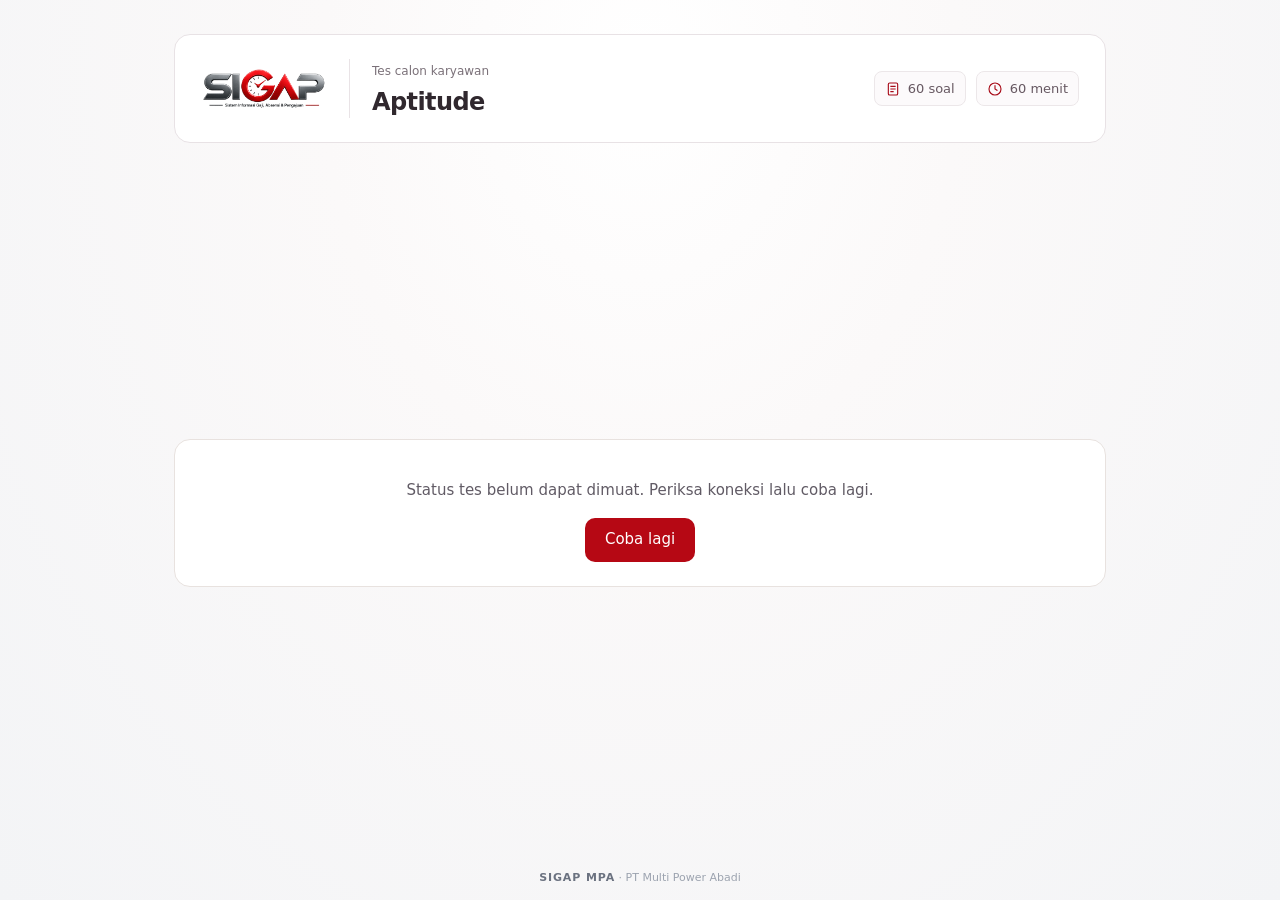
<file: aptitude.html>
<!doctype html>
<html lang="id">
<head>
  <meta charset="utf-8">
  <meta http-equiv="Content-Security-Policy" content="default-src 'self'; script-src 'self'; style-src 'self'; img-src 'self'; connect-src 'self'; object-src 'none'; base-uri 'none'; form-action 'self'">
  <meta name="viewport" content="width=device-width,initial-scale=1">
  <meta name="robots" content="noindex,nofollow">
  <meta name="theme-color" content="#d60812">
  <title>Aptitude | SIGAP MPA</title>
  <link rel="icon" href="icons/favicon-32.png" type="image/png">
  <link rel="stylesheet" href="styles.css?v=1.10.8-recruitment">
  <link rel="stylesheet" href="recruitment.css?v=17">
</head>
<body class="recruitment-page">
<main class="test-shell" id="top">


    <header class="exam-header">
      <div class="exam-heading-row">
        <div class="exam-identity"><img src="assets/sigap-no-bg.png" alt="SIGAP MPA" class="exam-logo"><div class="exam-title"><span>Tes calon karyawan</span><h1>Aptitude</h1></div></div>
        <div class="exam-meta" aria-label="Informasi tes"><span><svg viewBox="0 0 24 24" fill="none" stroke="currentColor" stroke-width="1.7" aria-hidden="true"><rect x="5" y="3" width="14" height="18" rx="2"/><path d="M8 8h8M8 12h8M8 16h5"/></svg>60 soal</span><span><svg viewBox="0 0 24 24" fill="none" stroke="currentColor" stroke-width="1.7" stroke-linecap="round" aria-hidden="true"><circle cx="12" cy="12" r="9"/><path d="M12 7v5l3 2"/></svg>60 menit</span></div>
      </div>
      <details class="exam-instructions" data-test-instructions hidden><summary>Petunjuk pengerjaan <span aria-hidden="true">⌄</span></summary><p>Pilih satu jawaban untuk setiap soal. Pada soal bergambar, ikuti pilihan yang tertera pada gambar.</p></details>
    </header>
    <div class="test-loading" data-test-loading><p data-loading-message role="status">Memuat status tes…</p><button type="button" data-loading-retry hidden>Coba lagi</button><a href="recruitment.html" data-start-link hidden>Buka pilihan tes</a><noscript>Aktifkan JavaScript untuk membuka tes atau melihat hasil.</noscript></div>
    <p class="question-notice" data-save-notice hidden>Pilihan disimpan sementara di tab ini. Klik Submit jawaban pada soal terakhir untuk melihat hasil penilaian.</p>
    <section class="test-result" data-test-result hidden aria-labelledby="result-title"><h2 id="result-title" tabindex="-1">Hasil tes</h2><div data-result-content></div><a class="result-back-button" href="recruitment.html"><span aria-hidden="true">←</span> Kembali ke pilihan tes</a></section>
    <p class="submit-error" data-submit-error role="alert" hidden></p>
    <div class="question-layout" hidden>
      <div class="question-main">
        <section class="test-section" aria-label="Soal Aptitude"><article class="test-question" id="aptitude-1"><div class="question-heading"><h3>Soal 1</h3><button class="question-flag" type="button" data-flag aria-pressed="false"><svg viewBox="0 0 24 24" fill="none" stroke="currentColor" stroke-width="1.8" stroke-linecap="round" stroke-linejoin="round" aria-hidden="true"><path class="flag-cloth" d="M5 4c5-3 9 3 14 0v10c-5 3-9-3-14 0Z"/><path d="M5 4v17"/></svg><span data-flag-label>Tandai soal</span></button></div><p>Mana dari ke-5 ini yang paling TIDAK mirip dengan 4 yang lain?</p><fieldset class="answer-options"><legend>Pilih satu jawaban</legend><label class="answer-card"><input type="radio" name="aptitude-1" value="A" data-answer><span class="answer-letter">A</span><span>Beruang</span></label><label class="answer-card"><input type="radio" name="aptitude-1" value="B" data-answer><span class="answer-letter">B</span><span>Ular</span></label><label class="answer-card"><input type="radio" name="aptitude-1" value="C" data-answer><span class="answer-letter">C</span><span>Sapi</span></label><label class="answer-card"><input type="radio" name="aptitude-1" value="D" data-answer><span class="answer-letter">D</span><span>Anjing</span></label><label class="answer-card"><input type="radio" name="aptitude-1" value="E" data-answer><span class="answer-letter">E</span><span>Harimau</span></label></fieldset></article><article class="test-question" id="aptitude-2"><div class="question-heading"><h3>Soal 2</h3><button class="question-flag" type="button" data-flag aria-pressed="false"><svg viewBox="0 0 24 24" fill="none" stroke="currentColor" stroke-width="1.8" stroke-linecap="round" stroke-linejoin="round" aria-hidden="true"><path class="flag-cloth" d="M5 4c5-3 9 3 14 0v10c-5 3-9-3-14 0Z"/><path d="M5 4v17"/></svg><span data-flag-label>Tandai soal</span></button></div><p>Jika Anda mengatur ulang kata-kata &quot;LINKECI&quot;, maka Anda akan mendapat nama sebuah:</p><fieldset class="answer-options"><legend>Pilih satu jawaban</legend><label class="answer-card"><input type="radio" name="aptitude-2" value="A" data-answer><span class="answer-letter">A</span><span>Lautan</span></label><label class="answer-card"><input type="radio" name="aptitude-2" value="B" data-answer><span class="answer-letter">B</span><span>Negara</span></label><label class="answer-card"><input type="radio" name="aptitude-2" value="C" data-answer><span class="answer-letter">C</span><span>Provinsi</span></label><label class="answer-card"><input type="radio" name="aptitude-2" value="D" data-answer><span class="answer-letter">D</span><span>Kota</span></label><label class="answer-card"><input type="radio" name="aptitude-2" value="E" data-answer><span class="answer-letter">E</span><span>Hewan</span></label></fieldset></article><article class="test-question" id="aptitude-3"><div class="question-heading"><h3>Soal 3</h3><button class="question-flag" type="button" data-flag aria-pressed="false"><svg viewBox="0 0 24 24" fill="none" stroke="currentColor" stroke-width="1.8" stroke-linecap="round" stroke-linejoin="round" aria-hidden="true"><path class="flag-cloth" d="M5 4c5-3 9 3 14 0v10c-5 3-9-3-14 0Z"/><path d="M5 4v17"/></svg><span data-flag-label>Tandai soal</span></button></div><p>Mana dari ke-5 gambar ini yang paling melengkapi kalimat gambar tersebut?</p><img src="assets/aptitude/q03.png" alt="Diagram dan pilihan jawaban soal 3" loading="lazy"><fieldset class="answer-options"><legend>Pilih satu jawaban</legend><label class="answer-card"><input type="radio" name="aptitude-3" value="A" data-answer><span class="answer-letter">A</span><span>Pilihan A pada gambar</span></label><label class="answer-card"><input type="radio" name="aptitude-3" value="B" data-answer><span class="answer-letter">B</span><span>Pilihan B pada gambar</span></label><label class="answer-card"><input type="radio" name="aptitude-3" value="C" data-answer><span class="answer-letter">C</span><span>Pilihan C pada gambar</span></label><label class="answer-card"><input type="radio" name="aptitude-3" value="D" data-answer><span class="answer-letter">D</span><span>Pilihan D pada gambar</span></label><label class="answer-card"><input type="radio" name="aptitude-3" value="E" data-answer><span class="answer-letter">E</span><span>Pilihan E pada gambar</span></label></fieldset></article><article class="test-question" id="aptitude-4"><div class="question-heading"><h3>Soal 4</h3><button class="question-flag" type="button" data-flag aria-pressed="false"><svg viewBox="0 0 24 24" fill="none" stroke="currentColor" stroke-width="1.8" stroke-linecap="round" stroke-linejoin="round" aria-hidden="true"><path class="flag-cloth" d="M5 4c5-3 9 3 14 0v10c-5 3-9-3-14 0Z"/><path d="M5 4v17"/></svg><span data-flag-label>Tandai soal</span></button></div><p>Mana dari ke-5 ini yang paling TIDAK mirip dengan 4 yang lain?</p><fieldset class="answer-options"><legend>Pilih satu jawaban</legend><label class="answer-card"><input type="radio" name="aptitude-4" value="A" data-answer><span class="answer-letter">A</span><span>Kentang</span></label><label class="answer-card"><input type="radio" name="aptitude-4" value="B" data-answer><span class="answer-letter">B</span><span>Jagung</span></label><label class="answer-card"><input type="radio" name="aptitude-4" value="C" data-answer><span class="answer-letter">C</span><span>Apel</span></label><label class="answer-card"><input type="radio" name="aptitude-4" value="D" data-answer><span class="answer-letter">D</span><span>Wortel</span></label><label class="answer-card"><input type="radio" name="aptitude-4" value="E" data-answer><span class="answer-letter">E</span><span>Kacang</span></label></fieldset></article><article class="test-question" id="aptitude-5"><div class="question-heading"><h3>Soal 5</h3><button class="question-flag" type="button" data-flag aria-pressed="false"><svg viewBox="0 0 24 24" fill="none" stroke="currentColor" stroke-width="1.8" stroke-linecap="round" stroke-linejoin="round" aria-hidden="true"><path class="flag-cloth" d="M5 4c5-3 9 3 14 0v10c-5 3-9-3-14 0Z"/><path d="M5 4v17"/></svg><span data-flag-label>Tandai soal</span></button></div><p>Mana dari ke-5 gambar ini yang paling melengkapi kalimat gambar tersebut?</p><img src="assets/aptitude/q05.png" alt="Diagram dan pilihan jawaban soal 5" loading="lazy"><fieldset class="answer-options"><legend>Pilih satu jawaban</legend><label class="answer-card"><input type="radio" name="aptitude-5" value="A" data-answer><span class="answer-letter">A</span><span>Pilihan A pada gambar</span></label><label class="answer-card"><input type="radio" name="aptitude-5" value="B" data-answer><span class="answer-letter">B</span><span>Pilihan B pada gambar</span></label><label class="answer-card"><input type="radio" name="aptitude-5" value="C" data-answer><span class="answer-letter">C</span><span>Pilihan C pada gambar</span></label><label class="answer-card"><input type="radio" name="aptitude-5" value="D" data-answer><span class="answer-letter">D</span><span>Pilihan D pada gambar</span></label><label class="answer-card"><input type="radio" name="aptitude-5" value="E" data-answer><span class="answer-letter">E</span><span>Pilihan E pada gambar</span></label></fieldset></article><article class="test-question" id="aptitude-6"><div class="question-heading"><h3>Soal 6</h3><button class="question-flag" type="button" data-flag aria-pressed="false"><svg viewBox="0 0 24 24" fill="none" stroke="currentColor" stroke-width="1.8" stroke-linecap="round" stroke-linejoin="round" aria-hidden="true"><path class="flag-cloth" d="M5 4c5-3 9 3 14 0v10c-5 3-9-3-14 0Z"/><path d="M5 4v17"/></svg><span data-flag-label>Tandai soal</span></button></div><p>Saat ini John berumur 12 tahun, yaitu 3 kali lebih tua dari adiknya. Berapa umur John saat umurnya 2 kali lebih tua dari umur adiknya?</p><fieldset class="answer-options"><legend>Pilih satu jawaban</legend><label class="answer-card"><input type="radio" name="aptitude-6" value="A" data-answer><span class="answer-letter">A</span><span>15</span></label><label class="answer-card"><input type="radio" name="aptitude-6" value="B" data-answer><span class="answer-letter">B</span><span>16</span></label><label class="answer-card"><input type="radio" name="aptitude-6" value="C" data-answer><span class="answer-letter">C</span><span>18</span></label><label class="answer-card"><input type="radio" name="aptitude-6" value="D" data-answer><span class="answer-letter">D</span><span>20</span></label><label class="answer-card"><input type="radio" name="aptitude-6" value="E" data-answer><span class="answer-letter">E</span><span>21</span></label></fieldset></article><article class="test-question" id="aptitude-7"><div class="question-heading"><h3>Soal 7</h3><button class="question-flag" type="button" data-flag aria-pressed="false"><svg viewBox="0 0 24 24" fill="none" stroke="currentColor" stroke-width="1.8" stroke-linecap="round" stroke-linejoin="round" aria-hidden="true"><path class="flag-cloth" d="M5 4c5-3 9 3 14 0v10c-5 3-9-3-14 0Z"/><path d="M5 4v17"/></svg><span data-flag-label>Tandai soal</span></button></div><p>Jika &quot;Kakak Laki-Laki&quot; itu &quot;Kakak Perempuan&quot;, maka &quot;Keponakan Perempuan&quot; adalah:</p><fieldset class="answer-options"><legend>Pilih satu jawaban</legend><label class="answer-card"><input type="radio" name="aptitude-7" value="A" data-answer><span class="answer-letter">A</span><span>Ibu</span></label><label class="answer-card"><input type="radio" name="aptitude-7" value="B" data-answer><span class="answer-letter">B</span><span>Anak Perempuan</span></label><label class="answer-card"><input type="radio" name="aptitude-7" value="C" data-answer><span class="answer-letter">C</span><span>Bibi</span></label><label class="answer-card"><input type="radio" name="aptitude-7" value="D" data-answer><span class="answer-letter">D</span><span>Paman</span></label><label class="answer-card"><input type="radio" name="aptitude-7" value="E" data-answer><span class="answer-letter">E</span><span>Keponakan Laki-laki</span></label></fieldset></article><article class="test-question" id="aptitude-8"><div class="question-heading"><h3>Soal 8</h3><button class="question-flag" type="button" data-flag aria-pressed="false"><svg viewBox="0 0 24 24" fill="none" stroke="currentColor" stroke-width="1.8" stroke-linecap="round" stroke-linejoin="round" aria-hidden="true"><path class="flag-cloth" d="M5 4c5-3 9 3 14 0v10c-5 3-9-3-14 0Z"/><path d="M5 4v17"/></svg><span data-flag-label>Tandai soal</span></button></div><p>Mana dari ke-5 ini yang paling TIDAK mirip dengan 4 yang lain?</p><fieldset class="answer-options"><legend>Pilih satu jawaban</legend><label class="answer-card"><input type="radio" name="aptitude-8" value="A" data-answer><span class="answer-letter">A</span><span>A</span></label><label class="answer-card"><input type="radio" name="aptitude-8" value="B" data-answer><span class="answer-letter">B</span><span>Z</span></label><label class="answer-card"><input type="radio" name="aptitude-8" value="C" data-answer><span class="answer-letter">C</span><span>F</span></label><label class="answer-card"><input type="radio" name="aptitude-8" value="D" data-answer><span class="answer-letter">D</span><span>N</span></label><label class="answer-card"><input type="radio" name="aptitude-8" value="E" data-answer><span class="answer-letter">E</span><span>E</span></label></fieldset></article><article class="test-question" id="aptitude-9"><div class="question-heading"><h3>Soal 9</h3><button class="question-flag" type="button" data-flag aria-pressed="false"><svg viewBox="0 0 24 24" fill="none" stroke="currentColor" stroke-width="1.8" stroke-linecap="round" stroke-linejoin="round" aria-hidden="true"><path class="flag-cloth" d="M5 4c5-3 9 3 14 0v10c-5 3-9-3-14 0Z"/><path d="M5 4v17"/></svg><span data-flag-label>Tandai soal</span></button></div><p>Jika &quot;Susu&quot; itu &quot;Gelas&quot;, maka &quot;Surat&quot; itu:</p><fieldset class="answer-options"><legend>Pilih satu jawaban</legend><label class="answer-card"><input type="radio" name="aptitude-9" value="A" data-answer><span class="answer-letter">A</span><span>Stempel</span></label><label class="answer-card"><input type="radio" name="aptitude-9" value="B" data-answer><span class="answer-letter">B</span><span>Ballpoin</span></label><label class="answer-card"><input type="radio" name="aptitude-9" value="C" data-answer><span class="answer-letter">C</span><span>Amplop</span></label><label class="answer-card"><input type="radio" name="aptitude-9" value="D" data-answer><span class="answer-letter">D</span><span>Buku</span></label><label class="answer-card"><input type="radio" name="aptitude-9" value="E" data-answer><span class="answer-letter">E</span><span>Kiriman</span></label></fieldset></article><article class="test-question" id="aptitude-10"><div class="question-heading"><h3>Soal 10</h3><button class="question-flag" type="button" data-flag aria-pressed="false"><svg viewBox="0 0 24 24" fill="none" stroke="currentColor" stroke-width="1.8" stroke-linecap="round" stroke-linejoin="round" aria-hidden="true"><path class="flag-cloth" d="M5 4c5-3 9 3 14 0v10c-5 3-9-3-14 0Z"/><path d="M5 4v17"/></svg><span data-flag-label>Tandai soal</span></button></div><p>Mana dari ke-5 yang paling TIDAK mirip dengan 4 yang lain?</p><img src="assets/aptitude/q10.png" alt="Diagram dan pilihan jawaban soal 10" loading="lazy"><fieldset class="answer-options"><legend>Pilih satu jawaban</legend><label class="answer-card"><input type="radio" name="aptitude-10" value="A" data-answer><span class="answer-letter">A</span><span>Pilihan A pada gambar</span></label><label class="answer-card"><input type="radio" name="aptitude-10" value="B" data-answer><span class="answer-letter">B</span><span>Pilihan B pada gambar</span></label><label class="answer-card"><input type="radio" name="aptitude-10" value="C" data-answer><span class="answer-letter">C</span><span>Pilihan C pada gambar</span></label><label class="answer-card"><input type="radio" name="aptitude-10" value="D" data-answer><span class="answer-letter">D</span><span>Pilihan D pada gambar</span></label><label class="answer-card"><input type="radio" name="aptitude-10" value="E" data-answer><span class="answer-letter">E</span><span>Pilihan E pada gambar</span></label></fieldset></article><article class="test-question" id="aptitude-11"><div class="question-heading"><h3>Soal 11</h3><button class="question-flag" type="button" data-flag aria-pressed="false"><svg viewBox="0 0 24 24" fill="none" stroke="currentColor" stroke-width="1.8" stroke-linecap="round" stroke-linejoin="round" aria-hidden="true"><path class="flag-cloth" d="M5 4c5-3 9 3 14 0v10c-5 3-9-3-14 0Z"/><path d="M5 4v17"/></svg><span data-flag-label>Tandai soal</span></button></div><p>Jika &quot;HIDUP&quot; itu &quot;PUDIH&quot; maka 5232 adalah:</p><fieldset class="answer-options"><legend>Pilih satu jawaban</legend><label class="answer-card"><input type="radio" name="aptitude-11" value="A" data-answer><span class="answer-letter">A</span><span>2523</span></label><label class="answer-card"><input type="radio" name="aptitude-11" value="B" data-answer><span class="answer-letter">B</span><span>3252</span></label><label class="answer-card"><input type="radio" name="aptitude-11" value="C" data-answer><span class="answer-letter">C</span><span>2325</span></label><label class="answer-card"><input type="radio" name="aptitude-11" value="D" data-answer><span class="answer-letter">D</span><span>3225</span></label><label class="answer-card"><input type="radio" name="aptitude-11" value="E" data-answer><span class="answer-letter">E</span><span>5223</span></label></fieldset></article><article class="test-question" id="aptitude-12"><div class="question-heading"><h3>Soal 12</h3><button class="question-flag" type="button" data-flag aria-pressed="false"><svg viewBox="0 0 24 24" fill="none" stroke="currentColor" stroke-width="1.8" stroke-linecap="round" stroke-linejoin="round" aria-hidden="true"><path class="flag-cloth" d="M5 4c5-3 9 3 14 0v10c-5 3-9-3-14 0Z"/><path d="M5 4v17"/></svg><span data-flag-label>Tandai soal</span></button></div><p>&quot;Jika beberapa Smaugs adalah Thors dan beberapa Thors adalah Thrains, maka beberapa Smaugs pasti adalah Thrains.&quot;

Pernyataan ini adalah:</p><fieldset class="answer-options"><legend>Pilih satu jawaban</legend><label class="answer-card"><input type="radio" name="aptitude-12" value="A" data-answer><span class="answer-letter">A</span><span>Benar</span></label><label class="answer-card"><input type="radio" name="aptitude-12" value="B" data-answer><span class="answer-letter">B</span><span>Salah</span></label><label class="answer-card"><input type="radio" name="aptitude-12" value="C" data-answer><span class="answer-letter">C</span><span>Tidak keduanya</span></label></fieldset></article><article class="test-question" id="aptitude-13"><div class="question-heading"><h3>Soal 13</h3><button class="question-flag" type="button" data-flag aria-pressed="false"><svg viewBox="0 0 24 24" fill="none" stroke="currentColor" stroke-width="1.8" stroke-linecap="round" stroke-linejoin="round" aria-hidden="true"><path class="flag-cloth" d="M5 4c5-3 9 3 14 0v10c-5 3-9-3-14 0Z"/><path d="M5 4v17"/></svg><span data-flag-label>Tandai soal</span></button></div><p>Mana dari ke-5 ini yang paling TIDAK mirip dengan 4 yang lain?</p><img src="assets/aptitude/q13.png" alt="Diagram dan pilihan jawaban soal 13" loading="lazy"><fieldset class="answer-options"><legend>Pilih satu jawaban</legend><label class="answer-card"><input type="radio" name="aptitude-13" value="A" data-answer><span class="answer-letter">A</span><span>Pilihan A pada gambar</span></label><label class="answer-card"><input type="radio" name="aptitude-13" value="B" data-answer><span class="answer-letter">B</span><span>Pilihan B pada gambar</span></label><label class="answer-card"><input type="radio" name="aptitude-13" value="C" data-answer><span class="answer-letter">C</span><span>Pilihan C pada gambar</span></label><label class="answer-card"><input type="radio" name="aptitude-13" value="D" data-answer><span class="answer-letter">D</span><span>Pilihan D pada gambar</span></label><label class="answer-card"><input type="radio" name="aptitude-13" value="E" data-answer><span class="answer-letter">E</span><span>Pilihan E pada gambar</span></label></fieldset></article><article class="test-question" id="aptitude-14"><div class="question-heading"><h3>Soal 14</h3><button class="question-flag" type="button" data-flag aria-pressed="false"><svg viewBox="0 0 24 24" fill="none" stroke="currentColor" stroke-width="1.8" stroke-linecap="round" stroke-linejoin="round" aria-hidden="true"><path class="flag-cloth" d="M5 4c5-3 9 3 14 0v10c-5 3-9-3-14 0Z"/><path d="M5 4v17"/></svg><span data-flag-label>Tandai soal</span></button></div><p>Jika &quot;Pohon&quot; itu &quot;Tanah&quot; maka &quot;Cerobong Asap&quot; itu:</p><fieldset class="answer-options"><legend>Pilih satu jawaban</legend><label class="answer-card"><input type="radio" name="aptitude-14" value="A" data-answer><span class="answer-letter">A</span><span>Asap</span></label><label class="answer-card"><input type="radio" name="aptitude-14" value="B" data-answer><span class="answer-letter">B</span><span>Batu bata</span></label><label class="answer-card"><input type="radio" name="aptitude-14" value="C" data-answer><span class="answer-letter">C</span><span>Langit</span></label><label class="answer-card"><input type="radio" name="aptitude-14" value="D" data-answer><span class="answer-letter">D</span><span>Garasi</span></label><label class="answer-card"><input type="radio" name="aptitude-14" value="E" data-answer><span class="answer-letter">E</span><span>Rumah</span></label></fieldset></article><article class="test-question" id="aptitude-15"><div class="question-heading"><h3>Soal 15</h3><button class="question-flag" type="button" data-flag aria-pressed="false"><svg viewBox="0 0 24 24" fill="none" stroke="currentColor" stroke-width="1.8" stroke-linecap="round" stroke-linejoin="round" aria-hidden="true"><path class="flag-cloth" d="M5 4c5-3 9 3 14 0v10c-5 3-9-3-14 0Z"/><path d="M5 4v17"/></svg><span data-flag-label>Tandai soal</span></button></div><p>Mana dari angka-angka ini yang TIDAK masuk ke dalam urutan di bawah ini?</p><p class="test-sequence">9 - 7 - 8 - 6 - 7 - 5 - 6 - 3</p><fieldset class="answer-options"><legend>Pilih satu jawaban</legend><label class="answer-card"><input type="radio" name="aptitude-15" value="A" data-answer><span class="answer-letter">A</span><span>9</span></label><label class="answer-card"><input type="radio" name="aptitude-15" value="B" data-answer><span class="answer-letter">B</span><span>7</span></label><label class="answer-card"><input type="radio" name="aptitude-15" value="C" data-answer><span class="answer-letter">C</span><span>8</span></label><label class="answer-card"><input type="radio" name="aptitude-15" value="D" data-answer><span class="answer-letter">D</span><span>6</span></label><label class="answer-card"><input type="radio" name="aptitude-15" value="E" data-answer><span class="answer-letter">E</span><span>7</span></label><label class="answer-card"><input type="radio" name="aptitude-15" value="F" data-answer><span class="answer-letter">F</span><span>5</span></label><label class="answer-card"><input type="radio" name="aptitude-15" value="G" data-answer><span class="answer-letter">G</span><span>6</span></label><label class="answer-card"><input type="radio" name="aptitude-15" value="H" data-answer><span class="answer-letter">H</span><span>3</span></label></fieldset></article><article class="test-question" id="aptitude-16"><div class="question-heading"><h3>Soal 16</h3><button class="question-flag" type="button" data-flag aria-pressed="false"><svg viewBox="0 0 24 24" fill="none" stroke="currentColor" stroke-width="1.8" stroke-linecap="round" stroke-linejoin="round" aria-hidden="true"><path class="flag-cloth" d="M5 4c5-3 9 3 14 0v10c-5 3-9-3-14 0Z"/><path d="M5 4v17"/></svg><span data-flag-label>Tandai soal</span></button></div><p>Mana dari ke-5 ini yang paling TIDAK mirip dengan 4 yang lain?</p><fieldset class="answer-options"><legend>Pilih satu jawaban</legend><label class="answer-card"><input type="radio" name="aptitude-16" value="A" data-answer><span class="answer-letter">A</span><span>Sentuh</span></label><label class="answer-card"><input type="radio" name="aptitude-16" value="B" data-answer><span class="answer-letter">B</span><span>Rasa</span></label><label class="answer-card"><input type="radio" name="aptitude-16" value="C" data-answer><span class="answer-letter">C</span><span>Dengar</span></label><label class="answer-card"><input type="radio" name="aptitude-16" value="D" data-answer><span class="answer-letter">D</span><span>Senyum</span></label><label class="answer-card"><input type="radio" name="aptitude-16" value="E" data-answer><span class="answer-letter">E</span><span>Lihat</span></label></fieldset></article><article class="test-question" id="aptitude-17"><div class="question-heading"><h3>Soal 17</h3><button class="question-flag" type="button" data-flag aria-pressed="false"><svg viewBox="0 0 24 24" fill="none" stroke="currentColor" stroke-width="1.8" stroke-linecap="round" stroke-linejoin="round" aria-hidden="true"><path class="flag-cloth" d="M5 4c5-3 9 3 14 0v10c-5 3-9-3-14 0Z"/><path d="M5 4v17"/></svg><span data-flag-label>Tandai soal</span></button></div><p>Mana dari ke-5 gambar ini yang paling melengkapi kalimat gambar tersebut?</p><img src="assets/aptitude/q17.png" alt="Diagram dan pilihan jawaban soal 17" loading="lazy"><fieldset class="answer-options"><legend>Pilih satu jawaban</legend><label class="answer-card"><input type="radio" name="aptitude-17" value="A" data-answer><span class="answer-letter">A</span><span>Pilihan A pada gambar</span></label><label class="answer-card"><input type="radio" name="aptitude-17" value="B" data-answer><span class="answer-letter">B</span><span>Pilihan B pada gambar</span></label><label class="answer-card"><input type="radio" name="aptitude-17" value="C" data-answer><span class="answer-letter">C</span><span>Pilihan C pada gambar</span></label><label class="answer-card"><input type="radio" name="aptitude-17" value="D" data-answer><span class="answer-letter">D</span><span>Pilihan D pada gambar</span></label><label class="answer-card"><input type="radio" name="aptitude-17" value="E" data-answer><span class="answer-letter">E</span><span>Pilihan E pada gambar</span></label></fieldset></article><article class="test-question" id="aptitude-18"><div class="question-heading"><h3>Soal 18</h3><button class="question-flag" type="button" data-flag aria-pressed="false"><svg viewBox="0 0 24 24" fill="none" stroke="currentColor" stroke-width="1.8" stroke-linecap="round" stroke-linejoin="round" aria-hidden="true"><path class="flag-cloth" d="M5 4c5-3 9 3 14 0v10c-5 3-9-3-14 0Z"/><path d="M5 4v17"/></svg><span data-flag-label>Tandai soal</span></button></div><p>Jack lebih tinggi dari Peter, dan Bill lebih pendek dari Jack. Mana kalimat yang paling akurat?</p><fieldset class="answer-options"><legend>Pilih satu jawaban</legend><label class="answer-card"><input type="radio" name="aptitude-18" value="A" data-answer><span class="answer-letter">A</span><span>Bill lebih tinggi dari Peter</span></label><label class="answer-card"><input type="radio" name="aptitude-18" value="B" data-answer><span class="answer-letter">B</span><span>Bill lebih pendek dari Peter</span></label><label class="answer-card"><input type="radio" name="aptitude-18" value="C" data-answer><span class="answer-letter">C</span><span>Bill sama tingginya dengan Peter</span></label><label class="answer-card"><input type="radio" name="aptitude-18" value="D" data-answer><span class="answer-letter">D</span><span>Mustahil untuk mengetahui apakah Bill atau Peter yang lebih tinggi</span></label></fieldset></article><article class="test-question" id="aptitude-19"><div class="question-heading"><h3>Soal 19</h3><button class="question-flag" type="button" data-flag aria-pressed="false"><svg viewBox="0 0 24 24" fill="none" stroke="currentColor" stroke-width="1.8" stroke-linecap="round" stroke-linejoin="round" aria-hidden="true"><path class="flag-cloth" d="M5 4c5-3 9 3 14 0v10c-5 3-9-3-14 0Z"/><path d="M5 4v17"/></svg><span data-flag-label>Tandai soal</span></button></div><p>Mana dari ke-5 ini yang paling TIDAK mirip dengan 4 yang lain?</p><fieldset class="answer-options"><legend>Pilih satu jawaban</legend><label class="answer-card"><input type="radio" name="aptitude-19" value="A" data-answer><span class="answer-letter">A</span><span>Kaus kaki</span></label><label class="answer-card"><input type="radio" name="aptitude-19" value="B" data-answer><span class="answer-letter">B</span><span>Baju</span></label><label class="answer-card"><input type="radio" name="aptitude-19" value="C" data-answer><span class="answer-letter">C</span><span>Sepatu</span></label><label class="answer-card"><input type="radio" name="aptitude-19" value="D" data-answer><span class="answer-letter">D</span><span>Dompet</span></label><label class="answer-card"><input type="radio" name="aptitude-19" value="E" data-answer><span class="answer-letter">E</span><span>Topi</span></label></fieldset></article><article class="test-question" id="aptitude-20"><div class="question-heading"><h3>Soal 20</h3><button class="question-flag" type="button" data-flag aria-pressed="false"><svg viewBox="0 0 24 24" fill="none" stroke="currentColor" stroke-width="1.8" stroke-linecap="round" stroke-linejoin="round" aria-hidden="true"><path class="flag-cloth" d="M5 4c5-3 9 3 14 0v10c-5 3-9-3-14 0Z"/><path d="M5 4v17"/></svg><span data-flag-label>Tandai soal</span></button></div><p>Jika &quot;CAACCAC&quot; adalah &quot;3113313&quot; maka &quot;CACAACAC&quot; adalah:</p><fieldset class="answer-options"><legend>Pilih satu jawaban</legend><label class="answer-card"><input type="radio" name="aptitude-20" value="A" data-answer><span class="answer-letter">A</span><span>13133131</span></label><label class="answer-card"><input type="radio" name="aptitude-20" value="B" data-answer><span class="answer-letter">B</span><span>13133313</span></label><label class="answer-card"><input type="radio" name="aptitude-20" value="C" data-answer><span class="answer-letter">C</span><span>31311131</span></label><label class="answer-card"><input type="radio" name="aptitude-20" value="D" data-answer><span class="answer-letter">D</span><span>31311313</span></label><label class="answer-card"><input type="radio" name="aptitude-20" value="E" data-answer><span class="answer-letter">E</span><span>31313113</span></label></fieldset></article><article class="test-question" id="aptitude-21"><div class="question-heading"><h3>Soal 21</h3><button class="question-flag" type="button" data-flag aria-pressed="false"><svg viewBox="0 0 24 24" fill="none" stroke="currentColor" stroke-width="1.8" stroke-linecap="round" stroke-linejoin="round" aria-hidden="true"><path class="flag-cloth" d="M5 4c5-3 9 3 14 0v10c-5 3-9-3-14 0Z"/><path d="M5 4v17"/></svg><span data-flag-label>Tandai soal</span></button></div><p>Jika Anda mengatur ulang kata &quot;RAPIS&quot;, maka Anda akan mendapat nama sebuah:</p><fieldset class="answer-options"><legend>Pilih satu jawaban</legend><label class="answer-card"><input type="radio" name="aptitude-21" value="A" data-answer><span class="answer-letter">A</span><span>Lautan</span></label><label class="answer-card"><input type="radio" name="aptitude-21" value="B" data-answer><span class="answer-letter">B</span><span>Negara</span></label><label class="answer-card"><input type="radio" name="aptitude-21" value="C" data-answer><span class="answer-letter">C</span><span>Provinsi</span></label><label class="answer-card"><input type="radio" name="aptitude-21" value="D" data-answer><span class="answer-letter">D</span><span>Kota</span></label><label class="answer-card"><input type="radio" name="aptitude-21" value="E" data-answer><span class="answer-letter">E</span><span>Hewan</span></label></fieldset></article><article class="test-question" id="aptitude-22"><div class="question-heading"><h3>Soal 22</h3><button class="question-flag" type="button" data-flag aria-pressed="false"><svg viewBox="0 0 24 24" fill="none" stroke="currentColor" stroke-width="1.8" stroke-linecap="round" stroke-linejoin="round" aria-hidden="true"><path class="flag-cloth" d="M5 4c5-3 9 3 14 0v10c-5 3-9-3-14 0Z"/><path d="M5 4v17"/></svg><span data-flag-label>Tandai soal</span></button></div><p>Mana dari ke-5 ini yang paling TIDAK mirip dengan 4 yang lain?</p><img src="assets/aptitude/q22.png" alt="Diagram dan pilihan jawaban soal 22" loading="lazy"><fieldset class="answer-options"><legend>Pilih satu jawaban</legend><label class="answer-card"><input type="radio" name="aptitude-22" value="A" data-answer><span class="answer-letter">A</span><span>Pilihan A pada gambar</span></label><label class="answer-card"><input type="radio" name="aptitude-22" value="B" data-answer><span class="answer-letter">B</span><span>Pilihan B pada gambar</span></label><label class="answer-card"><input type="radio" name="aptitude-22" value="C" data-answer><span class="answer-letter">C</span><span>Pilihan C pada gambar</span></label><label class="answer-card"><input type="radio" name="aptitude-22" value="D" data-answer><span class="answer-letter">D</span><span>Pilihan D pada gambar</span></label><label class="answer-card"><input type="radio" name="aptitude-22" value="E" data-answer><span class="answer-letter">E</span><span>Pilihan E pada gambar</span></label></fieldset></article><article class="test-question" id="aptitude-23"><div class="question-heading"><h3>Soal 23</h3><button class="question-flag" type="button" data-flag aria-pressed="false"><svg viewBox="0 0 24 24" fill="none" stroke="currentColor" stroke-width="1.8" stroke-linecap="round" stroke-linejoin="round" aria-hidden="true"><path class="flag-cloth" d="M5 4c5-3 9 3 14 0v10c-5 3-9-3-14 0Z"/><path d="M5 4v17"/></svg><span data-flag-label>Tandai soal</span></button></div><p>Jika &quot;Peluru&quot; adalah &quot;Senjata&quot; maka &quot;Bola Api&quot; adalah:</p><fieldset class="answer-options"><legend>Pilih satu jawaban</legend><label class="answer-card"><input type="radio" name="aptitude-23" value="A" data-answer><span class="answer-letter">A</span><span>Pentungan</span></label><label class="answer-card"><input type="radio" name="aptitude-23" value="B" data-answer><span class="answer-letter">B</span><span>Ketapel</span></label><label class="answer-card"><input type="radio" name="aptitude-23" value="C" data-answer><span class="answer-letter">C</span><span>Meriam</span></label><label class="answer-card"><input type="radio" name="aptitude-23" value="D" data-answer><span class="answer-letter">D</span><span>Pelempar</span></label><label class="answer-card"><input type="radio" name="aptitude-23" value="E" data-answer><span class="answer-letter">E</span><span>Jepretan</span></label></fieldset></article><article class="test-question" id="aptitude-24"><div class="question-heading"><h3>Soal 24</h3><button class="question-flag" type="button" data-flag aria-pressed="false"><svg viewBox="0 0 24 24" fill="none" stroke="currentColor" stroke-width="1.8" stroke-linecap="round" stroke-linejoin="round" aria-hidden="true"><path class="flag-cloth" d="M5 4c5-3 9 3 14 0v10c-5 3-9-3-14 0Z"/><path d="M5 4v17"/></svg><span data-flag-label>Tandai soal</span></button></div><p>&quot;Jika beberapa Bifurs adalah Bofurs dan semua Gloins adalah Bofurs, maka beberapa Bifurs pasti adalah Gloins.&quot;

Pernyataan ini adalah:</p><fieldset class="answer-options"><legend>Pilih satu jawaban</legend><label class="answer-card"><input type="radio" name="aptitude-24" value="A" data-answer><span class="answer-letter">A</span><span>Benar</span></label><label class="answer-card"><input type="radio" name="aptitude-24" value="B" data-answer><span class="answer-letter">B</span><span>Salah</span></label><label class="answer-card"><input type="radio" name="aptitude-24" value="C" data-answer><span class="answer-letter">C</span><span>Tidak keduanya</span></label></fieldset></article><article class="test-question" id="aptitude-25"><div class="question-heading"><h3>Soal 25</h3><button class="question-flag" type="button" data-flag aria-pressed="false"><svg viewBox="0 0 24 24" fill="none" stroke="currentColor" stroke-width="1.8" stroke-linecap="round" stroke-linejoin="round" aria-hidden="true"><path class="flag-cloth" d="M5 4c5-3 9 3 14 0v10c-5 3-9-3-14 0Z"/><path d="M5 4v17"/></svg><span data-flag-label>Tandai soal</span></button></div><p>Mana dari ke-5 ini yang paling TIDAK mirip dengan 4 yang lain?</p><img src="assets/aptitude/q25.png" alt="Diagram dan pilihan jawaban soal 25" loading="lazy"><fieldset class="answer-options"><legend>Pilih satu jawaban</legend><label class="answer-card"><input type="radio" name="aptitude-25" value="A" data-answer><span class="answer-letter">A</span><span>Pilihan A pada gambar</span></label><label class="answer-card"><input type="radio" name="aptitude-25" value="B" data-answer><span class="answer-letter">B</span><span>Pilihan B pada gambar</span></label><label class="answer-card"><input type="radio" name="aptitude-25" value="C" data-answer><span class="answer-letter">C</span><span>Pilihan C pada gambar</span></label><label class="answer-card"><input type="radio" name="aptitude-25" value="D" data-answer><span class="answer-letter">D</span><span>Pilihan D pada gambar</span></label><label class="answer-card"><input type="radio" name="aptitude-25" value="E" data-answer><span class="answer-letter">E</span><span>Pilihan E pada gambar</span></label></fieldset></article><article class="test-question" id="aptitude-26"><div class="question-heading"><h3>Soal 26</h3><button class="question-flag" type="button" data-flag aria-pressed="false"><svg viewBox="0 0 24 24" fill="none" stroke="currentColor" stroke-width="1.8" stroke-linecap="round" stroke-linejoin="round" aria-hidden="true"><path class="flag-cloth" d="M5 4c5-3 9 3 14 0v10c-5 3-9-3-14 0Z"/><path d="M5 4v17"/></svg><span data-flag-label>Tandai soal</span></button></div><p>Mana dari angka-angka ini yang TIDAK masuk ke dalam urutan di bawah ini?</p><p class="test-sequence">A - D - G - I - J - M - P - S</p><fieldset class="answer-options"><legend>Pilih satu jawaban</legend><label class="answer-card"><input type="radio" name="aptitude-26" value="A" data-answer><span class="answer-letter">A</span><span>D</span></label><label class="answer-card"><input type="radio" name="aptitude-26" value="B" data-answer><span class="answer-letter">B</span><span>I</span></label><label class="answer-card"><input type="radio" name="aptitude-26" value="C" data-answer><span class="answer-letter">C</span><span>J</span></label><label class="answer-card"><input type="radio" name="aptitude-26" value="D" data-answer><span class="answer-letter">D</span><span>M</span></label><label class="answer-card"><input type="radio" name="aptitude-26" value="E" data-answer><span class="answer-letter">E</span><span>S</span></label></fieldset></article><article class="test-question" id="aptitude-27"><div class="question-heading"><h3>Soal 27</h3><button class="question-flag" type="button" data-flag aria-pressed="false"><svg viewBox="0 0 24 24" fill="none" stroke="currentColor" stroke-width="1.8" stroke-linecap="round" stroke-linejoin="round" aria-hidden="true"><path class="flag-cloth" d="M5 4c5-3 9 3 14 0v10c-5 3-9-3-14 0Z"/><path d="M5 4v17"/></svg><span data-flag-label>Tandai soal</span></button></div><p>Mana dari ke-5 gambar ini yang paling melengkapi kalimat gambar tersebut?</p><img src="assets/aptitude/q27.png" alt="Diagram dan pilihan jawaban soal 27" loading="lazy"><fieldset class="answer-options"><legend>Pilih satu jawaban</legend><label class="answer-card"><input type="radio" name="aptitude-27" value="A" data-answer><span class="answer-letter">A</span><span>Pilihan A pada gambar</span></label><label class="answer-card"><input type="radio" name="aptitude-27" value="B" data-answer><span class="answer-letter">B</span><span>Pilihan B pada gambar</span></label><label class="answer-card"><input type="radio" name="aptitude-27" value="C" data-answer><span class="answer-letter">C</span><span>Pilihan C pada gambar</span></label><label class="answer-card"><input type="radio" name="aptitude-27" value="D" data-answer><span class="answer-letter">D</span><span>Pilihan D pada gambar</span></label><label class="answer-card"><input type="radio" name="aptitude-27" value="E" data-answer><span class="answer-letter">E</span><span>Pilihan E pada gambar</span></label></fieldset></article><article class="test-question" id="aptitude-28"><div class="question-heading"><h3>Soal 28</h3><button class="question-flag" type="button" data-flag aria-pressed="false"><svg viewBox="0 0 24 24" fill="none" stroke="currentColor" stroke-width="1.8" stroke-linecap="round" stroke-linejoin="round" aria-hidden="true"><path class="flag-cloth" d="M5 4c5-3 9 3 14 0v10c-5 3-9-3-14 0Z"/><path d="M5 4v17"/></svg><span data-flag-label>Tandai soal</span></button></div><p>Harga dari sebuah baju di-discount 20% untuk sebuah acara tahunan. Berapa % baju tersebut harus di-naik-kan dari harga discount tersebut, sehingga harga baju tersebut menjadi sama dengan awalnya?</p><fieldset class="answer-options"><legend>Pilih satu jawaban</legend><label class="answer-card"><input type="radio" name="aptitude-28" value="A" data-answer><span class="answer-letter">A</span><span>15%</span></label><label class="answer-card"><input type="radio" name="aptitude-28" value="B" data-answer><span class="answer-letter">B</span><span>20%</span></label><label class="answer-card"><input type="radio" name="aptitude-28" value="C" data-answer><span class="answer-letter">C</span><span>25%</span></label><label class="answer-card"><input type="radio" name="aptitude-28" value="D" data-answer><span class="answer-letter">D</span><span>30%</span></label><label class="answer-card"><input type="radio" name="aptitude-28" value="E" data-answer><span class="answer-letter">E</span><span>40%</span></label></fieldset></article><article class="test-question" id="aptitude-29"><div class="question-heading"><h3>Soal 29</h3><button class="question-flag" type="button" data-flag aria-pressed="false"><svg viewBox="0 0 24 24" fill="none" stroke="currentColor" stroke-width="1.8" stroke-linecap="round" stroke-linejoin="round" aria-hidden="true"><path class="flag-cloth" d="M5 4c5-3 9 3 14 0v10c-5 3-9-3-14 0Z"/><path d="M5 4v17"/></svg><span data-flag-label>Tandai soal</span></button></div><p>Mana dari ke-5 ini yang paling TIDAK mirip dengan 4 yang lain?</p><fieldset class="answer-options"><legend>Pilih satu jawaban</legend><label class="answer-card"><input type="radio" name="aptitude-29" value="A" data-answer><span class="answer-letter">A</span><span>Tembaga</span></label><label class="answer-card"><input type="radio" name="aptitude-29" value="B" data-answer><span class="answer-letter">B</span><span>Besi</span></label><label class="answer-card"><input type="radio" name="aptitude-29" value="C" data-answer><span class="answer-letter">C</span><span>Kuningan</span></label><label class="answer-card"><input type="radio" name="aptitude-29" value="D" data-answer><span class="answer-letter">D</span><span>Emas</span></label><label class="answer-card"><input type="radio" name="aptitude-29" value="E" data-answer><span class="answer-letter">E</span><span>Timah</span></label></fieldset></article><article class="test-question" id="aptitude-30"><div class="question-heading"><h3>Soal 30</h3><button class="question-flag" type="button" data-flag aria-pressed="false"><svg viewBox="0 0 24 24" fill="none" stroke="currentColor" stroke-width="1.8" stroke-linecap="round" stroke-linejoin="round" aria-hidden="true"><path class="flag-cloth" d="M5 4c5-3 9 3 14 0v10c-5 3-9-3-14 0Z"/><path d="M5 4v17"/></svg><span data-flag-label>Tandai soal</span></button></div><p>Mana dari ke-5 gambar ini yang paling melengkapi kalimat gambar tersebut?</p><img src="assets/aptitude/q30.png" alt="Diagram dan pilihan jawaban soal 30" loading="lazy"><fieldset class="answer-options"><legend>Pilih satu jawaban</legend><label class="answer-card"><input type="radio" name="aptitude-30" value="A" data-answer><span class="answer-letter">A</span><span>Pilihan A pada gambar</span></label><label class="answer-card"><input type="radio" name="aptitude-30" value="B" data-answer><span class="answer-letter">B</span><span>Pilihan B pada gambar</span></label><label class="answer-card"><input type="radio" name="aptitude-30" value="C" data-answer><span class="answer-letter">C</span><span>Pilihan C pada gambar</span></label><label class="answer-card"><input type="radio" name="aptitude-30" value="D" data-answer><span class="answer-letter">D</span><span>Pilihan D pada gambar</span></label><label class="answer-card"><input type="radio" name="aptitude-30" value="E" data-answer><span class="answer-letter">E</span><span>Pilihan E pada gambar</span></label></fieldset></article><article class="test-question" id="aptitude-31"><div class="question-heading"><h3>Soal 31</h3><button class="question-flag" type="button" data-flag aria-pressed="false"><svg viewBox="0 0 24 24" fill="none" stroke="currentColor" stroke-width="1.8" stroke-linecap="round" stroke-linejoin="round" aria-hidden="true"><path class="flag-cloth" d="M5 4c5-3 9 3 14 0v10c-5 3-9-3-14 0Z"/><path d="M5 4v17"/></svg><span data-flag-label>Tandai soal</span></button></div><p>Mana dari ke-5 ini yang paling TIDAK mirip dengan 4 yang lain?</p><fieldset class="answer-options"><legend>Pilih satu jawaban</legend><label class="answer-card"><input type="radio" name="aptitude-31" value="A" data-answer><span class="answer-letter">A</span><span>Botol</span></label><label class="answer-card"><input type="radio" name="aptitude-31" value="B" data-answer><span class="answer-letter">B</span><span>Cangkir</span></label><label class="answer-card"><input type="radio" name="aptitude-31" value="C" data-answer><span class="answer-letter">C</span><span>Bak</span></label><label class="answer-card"><input type="radio" name="aptitude-31" value="D" data-answer><span class="answer-letter">D</span><span>Terowongan</span></label><label class="answer-card"><input type="radio" name="aptitude-31" value="E" data-answer><span class="answer-letter">E</span><span>Mangkuk</span></label></fieldset></article><article class="test-question" id="aptitude-32"><div class="question-heading"><h3>Soal 32</h3><button class="question-flag" type="button" data-flag aria-pressed="false"><svg viewBox="0 0 24 24" fill="none" stroke="currentColor" stroke-width="1.8" stroke-linecap="round" stroke-linejoin="round" aria-hidden="true"><path class="flag-cloth" d="M5 4c5-3 9 3 14 0v10c-5 3-9-3-14 0Z"/><path d="M5 4v17"/></svg><span data-flag-label>Tandai soal</span></button></div><p>Mari memiliki beberapa kue. Setelah makan 1 kue, Mary memberikan 1/2 dari sisanya untuk adiknya. Setelah makan 1 kue lagi, Mary memberikan 1/2 dari sisanya untuk adiknya. Mary sekarang hanya memiliki 5 kue. Berapakah jumlah awal kue yang dimiliki Mary?</p><fieldset class="answer-options"><legend>Pilih satu jawaban</legend><label class="answer-card"><input type="radio" name="aptitude-32" value="A" data-answer><span class="answer-letter">A</span><span>11</span></label><label class="answer-card"><input type="radio" name="aptitude-32" value="B" data-answer><span class="answer-letter">B</span><span>22</span></label><label class="answer-card"><input type="radio" name="aptitude-32" value="C" data-answer><span class="answer-letter">C</span><span>23</span></label><label class="answer-card"><input type="radio" name="aptitude-32" value="D" data-answer><span class="answer-letter">D</span><span>45</span></label><label class="answer-card"><input type="radio" name="aptitude-32" value="E" data-answer><span class="answer-letter">E</span><span>46</span></label></fieldset></article><article class="test-question" id="aptitude-33"><div class="question-heading"><h3>Soal 33</h3><button class="question-flag" type="button" data-flag aria-pressed="false"><svg viewBox="0 0 24 24" fill="none" stroke="currentColor" stroke-width="1.8" stroke-linecap="round" stroke-linejoin="round" aria-hidden="true"><path class="flag-cloth" d="M5 4c5-3 9 3 14 0v10c-5 3-9-3-14 0Z"/><path d="M5 4v17"/></svg><span data-flag-label>Tandai soal</span></button></div><p>Mana dari ke-5 ini yang paling TIDAK mirip dengan 4 yang lain?</p><fieldset class="answer-options"><legend>Pilih satu jawaban</legend><label class="answer-card"><input type="radio" name="aptitude-33" value="A" data-answer><span class="answer-letter">A</span><span>Terigu</span></label><label class="answer-card"><input type="radio" name="aptitude-33" value="B" data-answer><span class="answer-letter">B</span><span>Jerami</span></label><label class="answer-card"><input type="radio" name="aptitude-33" value="C" data-answer><span class="answer-letter">C</span><span>Gandum</span></label><label class="answer-card"><input type="radio" name="aptitude-33" value="D" data-answer><span class="answer-letter">D</span><span>Bubur</span></label><label class="answer-card"><input type="radio" name="aptitude-33" value="E" data-answer><span class="answer-letter">E</span><span>Beras</span></label></fieldset></article><article class="test-question" id="aptitude-34"><div class="question-heading"><h3>Soal 34</h3><button class="question-flag" type="button" data-flag aria-pressed="false"><svg viewBox="0 0 24 24" fill="none" stroke="currentColor" stroke-width="1.8" stroke-linecap="round" stroke-linejoin="round" aria-hidden="true"><path class="flag-cloth" d="M5 4c5-3 9 3 14 0v10c-5 3-9-3-14 0Z"/><path d="M5 4v17"/></svg><span data-flag-label>Tandai soal</span></button></div><p>Mana dari angka-angka ini yang TIDAK masuk ke dalam urutan di bawah ini?</p><p class="test-sequence">2 - 3 - 6 - 7 - 8 - 14 - 15 - 30</p><fieldset class="answer-options"><legend>Pilih satu jawaban</legend><label class="answer-card"><input type="radio" name="aptitude-34" value="A" data-answer><span class="answer-letter">A</span><span>Tiga</span></label><label class="answer-card"><input type="radio" name="aptitude-34" value="B" data-answer><span class="answer-letter">B</span><span>Tujuh</span></label><label class="answer-card"><input type="radio" name="aptitude-34" value="C" data-answer><span class="answer-letter">C</span><span>Delapan</span></label><label class="answer-card"><input type="radio" name="aptitude-34" value="D" data-answer><span class="answer-letter">D</span><span>Lima belas</span></label><label class="answer-card"><input type="radio" name="aptitude-34" value="E" data-answer><span class="answer-letter">E</span><span>Tiga puluh</span></label></fieldset></article><article class="test-question" id="aptitude-35"><div class="question-heading"><h3>Soal 35</h3><button class="question-flag" type="button" data-flag aria-pressed="false"><svg viewBox="0 0 24 24" fill="none" stroke="currentColor" stroke-width="1.8" stroke-linecap="round" stroke-linejoin="round" aria-hidden="true"><path class="flag-cloth" d="M5 4c5-3 9 3 14 0v10c-5 3-9-3-14 0Z"/><path d="M5 4v17"/></svg><span data-flag-label>Tandai soal</span></button></div><p>Mana dari ke-5 gambar ini yang paling melengkapi kalimat gambar tersebut?</p><img src="assets/aptitude/q35.png" alt="Diagram dan pilihan jawaban soal 35" loading="lazy"><fieldset class="answer-options"><legend>Pilih satu jawaban</legend><label class="answer-card"><input type="radio" name="aptitude-35" value="A" data-answer><span class="answer-letter">A</span><span>Pilihan A pada gambar</span></label><label class="answer-card"><input type="radio" name="aptitude-35" value="B" data-answer><span class="answer-letter">B</span><span>Pilihan B pada gambar</span></label><label class="answer-card"><input type="radio" name="aptitude-35" value="C" data-answer><span class="answer-letter">C</span><span>Pilihan C pada gambar</span></label><label class="answer-card"><input type="radio" name="aptitude-35" value="D" data-answer><span class="answer-letter">D</span><span>Pilihan D pada gambar</span></label><label class="answer-card"><input type="radio" name="aptitude-35" value="E" data-answer><span class="answer-letter">E</span><span>Pilihan E pada gambar</span></label></fieldset></article><article class="test-question" id="aptitude-36"><div class="question-heading"><h3>Soal 36</h3><button class="question-flag" type="button" data-flag aria-pressed="false"><svg viewBox="0 0 24 24" fill="none" stroke="currentColor" stroke-width="1.8" stroke-linecap="round" stroke-linejoin="round" aria-hidden="true"><path class="flag-cloth" d="M5 4c5-3 9 3 14 0v10c-5 3-9-3-14 0Z"/><path d="M5 4v17"/></svg><span data-flag-label>Tandai soal</span></button></div><p>&quot;Sebuah pesawat ruang angkasa menerima 3 pesan dalam bahasa yang aneh dari sebuah planet di kejauhan. Para astronot mempelajari pesan-pesan tersebut dan menemukan bahwa:

&#x27;Elros Aldarion Elendil&#x27; berarti &#x27;Bahaya Ledakan Roket&#x27;

&#x27;Edain Mnyatur Elros&#x27; berarti &#x27;Bahaya Kebakaran Pesawat Ruang Angkasa&#x27;

&#x27;Aldarion Gimilizor Gondor&#x27; berarti &#x27;Ledakan Gas Yang Buruk&#x27;.

Apakah arti dari &#x27;Elendil&#x27;?&quot;</p><fieldset class="answer-options"><legend>Pilih satu jawaban</legend><label class="answer-card"><input type="radio" name="aptitude-36" value="A" data-answer><span class="answer-letter">A</span><span>Bahaya</span></label><label class="answer-card"><input type="radio" name="aptitude-36" value="B" data-answer><span class="answer-letter">B</span><span>Ledakan</span></label><label class="answer-card"><input type="radio" name="aptitude-36" value="C" data-answer><span class="answer-letter">C</span><span>Bukan apa-apa</span></label><label class="answer-card"><input type="radio" name="aptitude-36" value="D" data-answer><span class="answer-letter">D</span><span>Roket</span></label><label class="answer-card"><input type="radio" name="aptitude-36" value="E" data-answer><span class="answer-letter">E</span><span>Gas</span></label></fieldset></article><article class="test-question" id="aptitude-37"><div class="question-heading"><h3>Soal 37</h3><button class="question-flag" type="button" data-flag aria-pressed="false"><svg viewBox="0 0 24 24" fill="none" stroke="currentColor" stroke-width="1.8" stroke-linecap="round" stroke-linejoin="round" aria-hidden="true"><path class="flag-cloth" d="M5 4c5-3 9 3 14 0v10c-5 3-9-3-14 0Z"/><path d="M5 4v17"/></svg><span data-flag-label>Tandai soal</span></button></div><p>Mana dari ke-5 gambar ini yang paling TIDAK mirip dengan 4 yang lain?</p><img src="assets/aptitude/q37.png" alt="Diagram dan pilihan jawaban soal 37" loading="lazy"><fieldset class="answer-options"><legend>Pilih satu jawaban</legend><label class="answer-card"><input type="radio" name="aptitude-37" value="A" data-answer><span class="answer-letter">A</span><span>Pilihan A pada gambar</span></label><label class="answer-card"><input type="radio" name="aptitude-37" value="B" data-answer><span class="answer-letter">B</span><span>Pilihan B pada gambar</span></label><label class="answer-card"><input type="radio" name="aptitude-37" value="C" data-answer><span class="answer-letter">C</span><span>Pilihan C pada gambar</span></label><label class="answer-card"><input type="radio" name="aptitude-37" value="D" data-answer><span class="answer-letter">D</span><span>Pilihan D pada gambar</span></label><label class="answer-card"><input type="radio" name="aptitude-37" value="E" data-answer><span class="answer-letter">E</span><span>Pilihan E pada gambar</span></label></fieldset></article><article class="test-question" id="aptitude-38"><div class="question-heading"><h3>Soal 38</h3><button class="question-flag" type="button" data-flag aria-pressed="false"><svg viewBox="0 0 24 24" fill="none" stroke="currentColor" stroke-width="1.8" stroke-linecap="round" stroke-linejoin="round" aria-hidden="true"><path class="flag-cloth" d="M5 4c5-3 9 3 14 0v10c-5 3-9-3-14 0Z"/><path d="M5 4v17"/></svg><span data-flag-label>Tandai soal</span></button></div><p>&quot;Jika &#x27;GESPER&#x27; adalah &#x27;Kepala Gesper&#x27;, maka &#x27;SEPATU&#x27; adalah:&quot;</p><fieldset class="answer-options"><legend>Pilih satu jawaban</legend><label class="answer-card"><input type="radio" name="aptitude-38" value="A" data-answer><span class="answer-letter">A</span><span>Kaos Kaki</span></label><label class="answer-card"><input type="radio" name="aptitude-38" value="B" data-answer><span class="answer-letter">B</span><span>Tumit</span></label><label class="answer-card"><input type="radio" name="aptitude-38" value="C" data-answer><span class="answer-letter">C</span><span>Kaki</span></label><label class="answer-card"><input type="radio" name="aptitude-38" value="D" data-answer><span class="answer-letter">D</span><span>Tali Sepatu</span></label><label class="answer-card"><input type="radio" name="aptitude-38" value="E" data-answer><span class="answer-letter">E</span><span>Sol Sepatu</span></label></fieldset></article><article class="test-question" id="aptitude-39"><div class="question-heading"><h3>Soal 39</h3><button class="question-flag" type="button" data-flag aria-pressed="false"><svg viewBox="0 0 24 24" fill="none" stroke="currentColor" stroke-width="1.8" stroke-linecap="round" stroke-linejoin="round" aria-hidden="true"><path class="flag-cloth" d="M5 4c5-3 9 3 14 0v10c-5 3-9-3-14 0Z"/><path d="M5 4v17"/></svg><span data-flag-label>Tandai soal</span></button></div><p>Mana dari ke-5 gambar ini yang paling TIDAK mirip dengan 4 yang lain?</p><img src="assets/aptitude/q39.png" alt="Diagram dan pilihan jawaban soal 39" loading="lazy"><fieldset class="answer-options"><legend>Pilih satu jawaban</legend><label class="answer-card"><input type="radio" name="aptitude-39" value="A" data-answer><span class="answer-letter">A</span><span>Pilihan A pada gambar</span></label><label class="answer-card"><input type="radio" name="aptitude-39" value="B" data-answer><span class="answer-letter">B</span><span>Pilihan B pada gambar</span></label><label class="answer-card"><input type="radio" name="aptitude-39" value="C" data-answer><span class="answer-letter">C</span><span>Pilihan C pada gambar</span></label><label class="answer-card"><input type="radio" name="aptitude-39" value="D" data-answer><span class="answer-letter">D</span><span>Pilihan D pada gambar</span></label><label class="answer-card"><input type="radio" name="aptitude-39" value="E" data-answer><span class="answer-letter">E</span><span>Pilihan E pada gambar</span></label></fieldset></article><article class="test-question" id="aptitude-40"><div class="question-heading"><h3>Soal 40</h3><button class="question-flag" type="button" data-flag aria-pressed="false"><svg viewBox="0 0 24 24" fill="none" stroke="currentColor" stroke-width="1.8" stroke-linecap="round" stroke-linejoin="round" aria-hidden="true"><path class="flag-cloth" d="M5 4c5-3 9 3 14 0v10c-5 3-9-3-14 0Z"/><path d="M5 4v17"/></svg><span data-flag-label>Tandai soal</span></button></div><p>John menerima USD 0.41 sebagai kembalian dari pembeliannya di apotik. Jika Jhon menerima 6 koin, maka ketiga dari koin-koin tersebut harusnya:</p><fieldset class="answer-options"><legend>Pilih satu jawaban</legend><label class="answer-card"><input type="radio" name="aptitude-40" value="A" data-answer><span class="answer-letter">A</span><span>Satu Sen</span></label><label class="answer-card"><input type="radio" name="aptitude-40" value="B" data-answer><span class="answer-letter">B</span><span>Lima sen</span></label><label class="answer-card"><input type="radio" name="aptitude-40" value="C" data-answer><span class="answer-letter">C</span><span>Sepuluh sen</span></label><label class="answer-card"><input type="radio" name="aptitude-40" value="D" data-answer><span class="answer-letter">D</span><span>Seperempat dollar</span></label><label class="answer-card"><input type="radio" name="aptitude-40" value="E" data-answer><span class="answer-letter">E</span><span>Setengah dollar</span></label></fieldset></article><article class="test-question" id="aptitude-41"><div class="question-heading"><h3>Soal 41</h3><button class="question-flag" type="button" data-flag aria-pressed="false"><svg viewBox="0 0 24 24" fill="none" stroke="currentColor" stroke-width="1.8" stroke-linecap="round" stroke-linejoin="round" aria-hidden="true"><path class="flag-cloth" d="M5 4c5-3 9 3 14 0v10c-5 3-9-3-14 0Z"/><path d="M5 4v17"/></svg><span data-flag-label>Tandai soal</span></button></div><p>Mana dari ke-5 gambar ini yang paling TIDAK mirip dengan 4 yang lain?</p><img src="assets/aptitude/q41.png" alt="Diagram dan pilihan jawaban soal 41" loading="lazy"><fieldset class="answer-options"><legend>Pilih satu jawaban</legend><label class="answer-card"><input type="radio" name="aptitude-41" value="A" data-answer><span class="answer-letter">A</span><span>Pilihan A pada gambar</span></label><label class="answer-card"><input type="radio" name="aptitude-41" value="B" data-answer><span class="answer-letter">B</span><span>Pilihan B pada gambar</span></label><label class="answer-card"><input type="radio" name="aptitude-41" value="C" data-answer><span class="answer-letter">C</span><span>Pilihan C pada gambar</span></label><label class="answer-card"><input type="radio" name="aptitude-41" value="D" data-answer><span class="answer-letter">D</span><span>Pilihan D pada gambar</span></label><label class="answer-card"><input type="radio" name="aptitude-41" value="E" data-answer><span class="answer-letter">E</span><span>Pilihan E pada gambar</span></label></fieldset></article><article class="test-question" id="aptitude-42"><div class="question-heading"><h3>Soal 42</h3><button class="question-flag" type="button" data-flag aria-pressed="false"><svg viewBox="0 0 24 24" fill="none" stroke="currentColor" stroke-width="1.8" stroke-linecap="round" stroke-linejoin="round" aria-hidden="true"><path class="flag-cloth" d="M5 4c5-3 9 3 14 0v10c-5 3-9-3-14 0Z"/><path d="M5 4v17"/></svg><span data-flag-label>Tandai soal</span></button></div><p>Jika Anda mengatur ulang kata-kata &quot;RMANJE&quot;, maka anda akan mendapat nama sebuah:</p><fieldset class="answer-options"><legend>Pilih satu jawaban</legend><label class="answer-card"><input type="radio" name="aptitude-42" value="A" data-answer><span class="answer-letter">A</span><span>Lautan</span></label><label class="answer-card"><input type="radio" name="aptitude-42" value="B" data-answer><span class="answer-letter">B</span><span>Negara</span></label><label class="answer-card"><input type="radio" name="aptitude-42" value="C" data-answer><span class="answer-letter">C</span><span>Provinsi</span></label><label class="answer-card"><input type="radio" name="aptitude-42" value="D" data-answer><span class="answer-letter">D</span><span>Kota</span></label><label class="answer-card"><input type="radio" name="aptitude-42" value="E" data-answer><span class="answer-letter">E</span><span>Hewan</span></label></fieldset></article><article class="test-question" id="aptitude-43"><div class="question-heading"><h3>Soal 43</h3><button class="question-flag" type="button" data-flag aria-pressed="false"><svg viewBox="0 0 24 24" fill="none" stroke="currentColor" stroke-width="1.8" stroke-linecap="round" stroke-linejoin="round" aria-hidden="true"><path class="flag-cloth" d="M5 4c5-3 9 3 14 0v10c-5 3-9-3-14 0Z"/><path d="M5 4v17"/></svg><span data-flag-label>Tandai soal</span></button></div><p>Which one of the five designs makes the best comparison?</p><img src="assets/aptitude/q43.png" alt="Diagram dan pilihan jawaban soal 43" loading="lazy"><fieldset class="answer-options"><legend>Pilih satu jawaban</legend><label class="answer-card"><input type="radio" name="aptitude-43" value="A" data-answer><span class="answer-letter">A</span><span>Pilihan A pada gambar</span></label><label class="answer-card"><input type="radio" name="aptitude-43" value="B" data-answer><span class="answer-letter">B</span><span>Pilihan B pada gambar</span></label><label class="answer-card"><input type="radio" name="aptitude-43" value="C" data-answer><span class="answer-letter">C</span><span>Pilihan C pada gambar</span></label><label class="answer-card"><input type="radio" name="aptitude-43" value="D" data-answer><span class="answer-letter">D</span><span>Pilihan D pada gambar</span></label><label class="answer-card"><input type="radio" name="aptitude-43" value="E" data-answer><span class="answer-letter">E</span><span>Pilihan E pada gambar</span></label></fieldset></article><article class="test-question" id="aptitude-44"><div class="question-heading"><h3>Soal 44</h3><button class="question-flag" type="button" data-flag aria-pressed="false"><svg viewBox="0 0 24 24" fill="none" stroke="currentColor" stroke-width="1.8" stroke-linecap="round" stroke-linejoin="round" aria-hidden="true"><path class="flag-cloth" d="M5 4c5-3 9 3 14 0v10c-5 3-9-3-14 0Z"/><path d="M5 4v17"/></svg><span data-flag-label>Tandai soal</span></button></div><p>&quot;Jika semua Wargs adalah Twerps dan tidak ada Twerps yang merupakan Gollums maka tidak ada Gollums yang pasti adalah Wargs.&quot;

Pernyataan ini adalah:</p><fieldset class="answer-options"><legend>Pilih satu jawaban</legend><label class="answer-card"><input type="radio" name="aptitude-44" value="A" data-answer><span class="answer-letter">A</span><span>Benar</span></label><label class="answer-card"><input type="radio" name="aptitude-44" value="B" data-answer><span class="answer-letter">B</span><span>Salah</span></label><label class="answer-card"><input type="radio" name="aptitude-44" value="C" data-answer><span class="answer-letter">C</span><span>Tidak Keduanya</span></label></fieldset></article><article class="test-question" id="aptitude-45"><div class="question-heading"><h3>Soal 45</h3><button class="question-flag" type="button" data-flag aria-pressed="false"><svg viewBox="0 0 24 24" fill="none" stroke="currentColor" stroke-width="1.8" stroke-linecap="round" stroke-linejoin="round" aria-hidden="true"><path class="flag-cloth" d="M5 4c5-3 9 3 14 0v10c-5 3-9-3-14 0Z"/><path d="M5 4v17"/></svg><span data-flag-label>Tandai soal</span></button></div><p>Mana dari ke-5 ini yang paling TIDAK mirip dengan 4 yang lain?</p><fieldset class="answer-options"><legend>Pilih satu jawaban</legend><label class="answer-card"><input type="radio" name="aptitude-45" value="A" data-answer><span class="answer-letter">A</span><span>Kuda</span></label><label class="answer-card"><input type="radio" name="aptitude-45" value="B" data-answer><span class="answer-letter">B</span><span>Kanguru</span></label><label class="answer-card"><input type="radio" name="aptitude-45" value="C" data-answer><span class="answer-letter">C</span><span>Zebra</span></label><label class="answer-card"><input type="radio" name="aptitude-45" value="D" data-answer><span class="answer-letter">D</span><span>Rusa</span></label><label class="answer-card"><input type="radio" name="aptitude-45" value="E" data-answer><span class="answer-letter">E</span><span>Keledai</span></label></fieldset></article><article class="test-question" id="aptitude-46"><div class="question-heading"><h3>Soal 46</h3><button class="question-flag" type="button" data-flag aria-pressed="false"><svg viewBox="0 0 24 24" fill="none" stroke="currentColor" stroke-width="1.8" stroke-linecap="round" stroke-linejoin="round" aria-hidden="true"><path class="flag-cloth" d="M5 4c5-3 9 3 14 0v10c-5 3-9-3-14 0Z"/><path d="M5 4v17"/></svg><span data-flag-label>Tandai soal</span></button></div><p>Mana dari gambar ini yang TIDAK sesuai dengan urutan gambar-gambar ini?</p><img src="assets/aptitude/q46.png" alt="Diagram dan pilihan jawaban soal 46" loading="lazy"><fieldset class="answer-options"><legend>Pilih satu jawaban</legend><label class="answer-card"><input type="radio" name="aptitude-46" value="A" data-answer><span class="answer-letter">A</span><span>Pilihan A pada gambar</span></label><label class="answer-card"><input type="radio" name="aptitude-46" value="B" data-answer><span class="answer-letter">B</span><span>Pilihan B pada gambar</span></label><label class="answer-card"><input type="radio" name="aptitude-46" value="C" data-answer><span class="answer-letter">C</span><span>Pilihan C pada gambar</span></label><label class="answer-card"><input type="radio" name="aptitude-46" value="D" data-answer><span class="answer-letter">D</span><span>Pilihan D pada gambar</span></label><label class="answer-card"><input type="radio" name="aptitude-46" value="E" data-answer><span class="answer-letter">E</span><span>Pilihan E pada gambar</span></label></fieldset></article><article class="test-question" id="aptitude-47"><div class="question-heading"><h3>Soal 47</h3><button class="question-flag" type="button" data-flag aria-pressed="false"><svg viewBox="0 0 24 24" fill="none" stroke="currentColor" stroke-width="1.8" stroke-linecap="round" stroke-linejoin="round" aria-hidden="true"><path class="flag-cloth" d="M5 4c5-3 9 3 14 0v10c-5 3-9-3-14 0Z"/><path d="M5 4v17"/></svg><span data-flag-label>Tandai soal</span></button></div><p>Jika &quot;Jari&quot; adalah &quot;Tangan&quot; maka &quot;Daun&quot; adalah:</p><fieldset class="answer-options"><legend>Pilih satu jawaban</legend><label class="answer-card"><input type="radio" name="aptitude-47" value="A" data-answer><span class="answer-letter">A</span><span>Pohon</span></label><label class="answer-card"><input type="radio" name="aptitude-47" value="B" data-answer><span class="answer-letter">B</span><span>Cabang</span></label><label class="answer-card"><input type="radio" name="aptitude-47" value="C" data-answer><span class="answer-letter">C</span><span>Bunga</span></label><label class="answer-card"><input type="radio" name="aptitude-47" value="D" data-answer><span class="answer-letter">D</span><span>Ranting</span></label><label class="answer-card"><input type="radio" name="aptitude-47" value="E" data-answer><span class="answer-letter">E</span><span>Kulit Kayu</span></label></fieldset></article><article class="test-question" id="aptitude-48"><div class="question-heading"><h3>Soal 48</h3><button class="question-flag" type="button" data-flag aria-pressed="false"><svg viewBox="0 0 24 24" fill="none" stroke="currentColor" stroke-width="1.8" stroke-linecap="round" stroke-linejoin="round" aria-hidden="true"><path class="flag-cloth" d="M5 4c5-3 9 3 14 0v10c-5 3-9-3-14 0Z"/><path d="M5 4v17"/></svg><span data-flag-label>Tandai soal</span></button></div><p>&quot;Ibunya John mengirimkannya ke toko untuk membeli 9 kotak besar jeruk. John hanya dapat membawa 2 kotak dalam sekali jalan. Berapa kali ia harus bolak-balik ke toko?&quot;</p><fieldset class="answer-options"><legend>Pilih satu jawaban</legend><label class="answer-card"><input type="radio" name="aptitude-48" value="A" data-answer><span class="answer-letter">A</span><span>4</span></label><label class="answer-card"><input type="radio" name="aptitude-48" value="B" data-answer><span class="answer-letter">B</span><span>4 1/2</span></label><label class="answer-card"><input type="radio" name="aptitude-48" value="C" data-answer><span class="answer-letter">C</span><span>5</span></label><label class="answer-card"><input type="radio" name="aptitude-48" value="D" data-answer><span class="answer-letter">D</span><span>1/2</span></label><label class="answer-card"><input type="radio" name="aptitude-48" value="E" data-answer><span class="answer-letter">E</span><span>6</span></label></fieldset></article><article class="test-question" id="aptitude-49"><div class="question-heading"><h3>Soal 49</h3><button class="question-flag" type="button" data-flag aria-pressed="false"><svg viewBox="0 0 24 24" fill="none" stroke="currentColor" stroke-width="1.8" stroke-linecap="round" stroke-linejoin="round" aria-hidden="true"><path class="flag-cloth" d="M5 4c5-3 9 3 14 0v10c-5 3-9-3-14 0Z"/><path d="M5 4v17"/></svg><span data-flag-label>Tandai soal</span></button></div><p>Mana dari gambar ini yang TIDAK sesuai dengan urutan gambar-gambar ini?</p><img src="assets/aptitude/q49.png" alt="Diagram dan pilihan jawaban soal 49" loading="lazy"><fieldset class="answer-options"><legend>Pilih satu jawaban</legend><label class="answer-card"><input type="radio" name="aptitude-49" value="A" data-answer><span class="answer-letter">A</span><span>Pilihan A pada gambar</span></label><label class="answer-card"><input type="radio" name="aptitude-49" value="B" data-answer><span class="answer-letter">B</span><span>Pilihan B pada gambar</span></label><label class="answer-card"><input type="radio" name="aptitude-49" value="C" data-answer><span class="answer-letter">C</span><span>Pilihan C pada gambar</span></label><label class="answer-card"><input type="radio" name="aptitude-49" value="D" data-answer><span class="answer-letter">D</span><span>Pilihan D pada gambar</span></label><label class="answer-card"><input type="radio" name="aptitude-49" value="E" data-answer><span class="answer-letter">E</span><span>Pilihan E pada gambar</span></label></fieldset></article><article class="test-question" id="aptitude-50"><div class="question-heading"><h3>Soal 50</h3><button class="question-flag" type="button" data-flag aria-pressed="false"><svg viewBox="0 0 24 24" fill="none" stroke="currentColor" stroke-width="1.8" stroke-linecap="round" stroke-linejoin="round" aria-hidden="true"><path class="flag-cloth" d="M5 4c5-3 9 3 14 0v10c-5 3-9-3-14 0Z"/><path d="M5 4v17"/></svg><span data-flag-label>Tandai soal</span></button></div><p>Jika &quot;Kaki&quot; adalah &quot;Lutut&quot;, maka &quot;Tangan&quot; adalah:</p><fieldset class="answer-options"><legend>Pilih satu jawaban</legend><label class="answer-card"><input type="radio" name="aptitude-50" value="A" data-answer><span class="answer-letter">A</span><span>Jari</span></label><label class="answer-card"><input type="radio" name="aptitude-50" value="B" data-answer><span class="answer-letter">B</span><span>Sikut</span></label><label class="answer-card"><input type="radio" name="aptitude-50" value="C" data-answer><span class="answer-letter">C</span><span>Tumit</span></label><label class="answer-card"><input type="radio" name="aptitude-50" value="D" data-answer><span class="answer-letter">D</span><span>Kaki</span></label><label class="answer-card"><input type="radio" name="aptitude-50" value="E" data-answer><span class="answer-letter">E</span><span>Lengan</span></label></fieldset></article><article class="test-question" id="aptitude-51"><div class="question-heading"><h3>Soal 51</h3><button class="question-flag" type="button" data-flag aria-pressed="false"><svg viewBox="0 0 24 24" fill="none" stroke="currentColor" stroke-width="1.8" stroke-linecap="round" stroke-linejoin="round" aria-hidden="true"><path class="flag-cloth" d="M5 4c5-3 9 3 14 0v10c-5 3-9-3-14 0Z"/><path d="M5 4v17"/></svg><span data-flag-label>Tandai soal</span></button></div><p>Mana gambar yang paling mengikuti logika dari diagram di bawah ini?</p><img src="assets/aptitude/q51.png" alt="Diagram dan pilihan jawaban soal 51" loading="lazy"><fieldset class="answer-options"><legend>Pilih satu jawaban</legend><label class="answer-card"><input type="radio" name="aptitude-51" value="A" data-answer><span class="answer-letter">A</span><span>Pilihan A pada gambar</span></label><label class="answer-card"><input type="radio" name="aptitude-51" value="B" data-answer><span class="answer-letter">B</span><span>Pilihan B pada gambar</span></label><label class="answer-card"><input type="radio" name="aptitude-51" value="C" data-answer><span class="answer-letter">C</span><span>Pilihan C pada gambar</span></label><label class="answer-card"><input type="radio" name="aptitude-51" value="D" data-answer><span class="answer-letter">D</span><span>Pilihan D pada gambar</span></label></fieldset></article><article class="test-question" id="aptitude-52"><div class="question-heading"><h3>Soal 52</h3><button class="question-flag" type="button" data-flag aria-pressed="false"><svg viewBox="0 0 24 24" fill="none" stroke="currentColor" stroke-width="1.8" stroke-linecap="round" stroke-linejoin="round" aria-hidden="true"><path class="flag-cloth" d="M5 4c5-3 9 3 14 0v10c-5 3-9-3-14 0Z"/><path d="M5 4v17"/></svg><span data-flag-label>Tandai soal</span></button></div><p>Mary ada di peringkat ke-13 dari yang terbaik dan juga peringkat ke-13 dari yang terburuk dalam lomba mengeja kata. Ada berapa peserta dalam lomba mengeja kata tersebut?</p><fieldset class="answer-options"><legend>Pilih satu jawaban</legend><label class="answer-card"><input type="radio" name="aptitude-52" value="A" data-answer><span class="answer-letter">A</span><span>13</span></label><label class="answer-card"><input type="radio" name="aptitude-52" value="B" data-answer><span class="answer-letter">B</span><span>25</span></label><label class="answer-card"><input type="radio" name="aptitude-52" value="C" data-answer><span class="answer-letter">C</span><span>26</span></label><label class="answer-card"><input type="radio" name="aptitude-52" value="D" data-answer><span class="answer-letter">D</span><span>27</span></label><label class="answer-card"><input type="radio" name="aptitude-52" value="E" data-answer><span class="answer-letter">E</span><span>28</span></label></fieldset></article><article class="test-question" id="aptitude-53"><div class="question-heading"><h3>Soal 53</h3><button class="question-flag" type="button" data-flag aria-pressed="false"><svg viewBox="0 0 24 24" fill="none" stroke="currentColor" stroke-width="1.8" stroke-linecap="round" stroke-linejoin="round" aria-hidden="true"><path class="flag-cloth" d="M5 4c5-3 9 3 14 0v10c-5 3-9-3-14 0Z"/><path d="M5 4v17"/></svg><span data-flag-label>Tandai soal</span></button></div><p>Jika &quot;Air&quot; adalah &quot;Es Batu&quot;, maka &quot;Susu&quot; adalah:</p><fieldset class="answer-options"><legend>Pilih satu jawaban</legend><label class="answer-card"><input type="radio" name="aptitude-53" value="A" data-answer><span class="answer-letter">A</span><span>Madu</span></label><label class="answer-card"><input type="radio" name="aptitude-53" value="B" data-answer><span class="answer-letter">B</span><span>Keju</span></label><label class="answer-card"><input type="radio" name="aptitude-53" value="C" data-answer><span class="answer-letter">C</span><span>Sereal</span></label><label class="answer-card"><input type="radio" name="aptitude-53" value="D" data-answer><span class="answer-letter">D</span><span>Kopi</span></label><label class="answer-card"><input type="radio" name="aptitude-53" value="E" data-answer><span class="answer-letter">E</span><span>Kue</span></label></fieldset></article><article class="test-question" id="aptitude-54"><div class="question-heading"><h3>Soal 54</h3><button class="question-flag" type="button" data-flag aria-pressed="false"><svg viewBox="0 0 24 24" fill="none" stroke="currentColor" stroke-width="1.8" stroke-linecap="round" stroke-linejoin="round" aria-hidden="true"><path class="flag-cloth" d="M5 4c5-3 9 3 14 0v10c-5 3-9-3-14 0Z"/><path d="M5 4v17"/></svg><span data-flag-label>Tandai soal</span></button></div><p>Mana dari angka ini yang TIDAK sesuai dengan urutan angka-angka ini?</p><p class="test-sequence">1 - 2 - 5 - 10 - 13 - 26 - 29 - 48</p><fieldset class="answer-options"><legend>Pilih satu jawaban</legend><label class="answer-card"><input type="radio" name="aptitude-54" value="A" data-answer><span class="answer-letter">A</span><span>1</span></label><label class="answer-card"><input type="radio" name="aptitude-54" value="B" data-answer><span class="answer-letter">B</span><span>2</span></label><label class="answer-card"><input type="radio" name="aptitude-54" value="C" data-answer><span class="answer-letter">C</span><span>5</span></label><label class="answer-card"><input type="radio" name="aptitude-54" value="D" data-answer><span class="answer-letter">D</span><span>10</span></label><label class="answer-card"><input type="radio" name="aptitude-54" value="E" data-answer><span class="answer-letter">E</span><span>13</span></label><label class="answer-card"><input type="radio" name="aptitude-54" value="F" data-answer><span class="answer-letter">F</span><span>26</span></label><label class="answer-card"><input type="radio" name="aptitude-54" value="G" data-answer><span class="answer-letter">G</span><span>29</span></label><label class="answer-card"><input type="radio" name="aptitude-54" value="H" data-answer><span class="answer-letter">H</span><span>48</span></label></fieldset></article><article class="test-question" id="aptitude-55"><div class="question-heading"><h3>Soal 55</h3><button class="question-flag" type="button" data-flag aria-pressed="false"><svg viewBox="0 0 24 24" fill="none" stroke="currentColor" stroke-width="1.8" stroke-linecap="round" stroke-linejoin="round" aria-hidden="true"><path class="flag-cloth" d="M5 4c5-3 9 3 14 0v10c-5 3-9-3-14 0Z"/><path d="M5 4v17"/></svg><span data-flag-label>Tandai soal</span></button></div><p>Mana dari ke-5 ini yang paling TIDAK mirip dengan 4 yang lain?</p><fieldset class="answer-options"><legend>Pilih satu jawaban</legend><label class="answer-card"><input type="radio" name="aptitude-55" value="A" data-answer><span class="answer-letter">A</span><span>Sayap</span></label><label class="answer-card"><input type="radio" name="aptitude-55" value="B" data-answer><span class="answer-letter">B</span><span>Iga</span></label><label class="answer-card"><input type="radio" name="aptitude-55" value="C" data-answer><span class="answer-letter">C</span><span>Salmon</span></label><label class="answer-card"><input type="radio" name="aptitude-55" value="D" data-answer><span class="answer-letter">D</span><span>Ayam</span></label><label class="answer-card"><input type="radio" name="aptitude-55" value="E" data-answer><span class="answer-letter">E</span><span>Sapi</span></label></fieldset></article><article class="test-question" id="aptitude-56"><div class="question-heading"><h3>Soal 56</h3><button class="question-flag" type="button" data-flag aria-pressed="false"><svg viewBox="0 0 24 24" fill="none" stroke="currentColor" stroke-width="1.8" stroke-linecap="round" stroke-linejoin="round" aria-hidden="true"><path class="flag-cloth" d="M5 4c5-3 9 3 14 0v10c-5 3-9-3-14 0Z"/><path d="M5 4v17"/></svg><span data-flag-label>Tandai soal</span></button></div><p>&quot;Jika semua Fleeps adalah Sloops dan semua Sloops adalah Loopies, maka semua Fleeps adalah pasti Loopies.&quot;

Pernyataan ini adalah:</p><fieldset class="answer-options"><legend>Pilih satu jawaban</legend><label class="answer-card"><input type="radio" name="aptitude-56" value="A" data-answer><span class="answer-letter">A</span><span>Benar</span></label><label class="answer-card"><input type="radio" name="aptitude-56" value="B" data-answer><span class="answer-letter">B</span><span>Salah</span></label><label class="answer-card"><input type="radio" name="aptitude-56" value="C" data-answer><span class="answer-letter">C</span><span>Tidak Keduanya</span></label></fieldset></article><article class="test-question" id="aptitude-57"><div class="question-heading"><h3>Soal 57</h3><button class="question-flag" type="button" data-flag aria-pressed="false"><svg viewBox="0 0 24 24" fill="none" stroke="currentColor" stroke-width="1.8" stroke-linecap="round" stroke-linejoin="round" aria-hidden="true"><path class="flag-cloth" d="M5 4c5-3 9 3 14 0v10c-5 3-9-3-14 0Z"/><path d="M5 4v17"/></svg><span data-flag-label>Tandai soal</span></button></div><p>Mana dari ke-5 gambar ini yang paling melengkapi kalimat gambar tersebut?</p><img src="assets/aptitude/q57.png" alt="Diagram dan pilihan jawaban soal 57" loading="lazy"><fieldset class="answer-options"><legend>Pilih satu jawaban</legend><label class="answer-card"><input type="radio" name="aptitude-57" value="A" data-answer><span class="answer-letter">A</span><span>Pilihan A pada gambar</span></label><label class="answer-card"><input type="radio" name="aptitude-57" value="B" data-answer><span class="answer-letter">B</span><span>Pilihan B pada gambar</span></label><label class="answer-card"><input type="radio" name="aptitude-57" value="C" data-answer><span class="answer-letter">C</span><span>Pilihan C pada gambar</span></label><label class="answer-card"><input type="radio" name="aptitude-57" value="D" data-answer><span class="answer-letter">D</span><span>Pilihan D pada gambar</span></label><label class="answer-card"><input type="radio" name="aptitude-57" value="E" data-answer><span class="answer-letter">E</span><span>Pilihan E pada gambar</span></label></fieldset></article><article class="test-question" id="aptitude-58"><div class="question-heading"><h3>Soal 58</h3><button class="question-flag" type="button" data-flag aria-pressed="false"><svg viewBox="0 0 24 24" fill="none" stroke="currentColor" stroke-width="1.8" stroke-linecap="round" stroke-linejoin="round" aria-hidden="true"><path class="flag-cloth" d="M5 4c5-3 9 3 14 0v10c-5 3-9-3-14 0Z"/><path d="M5 4v17"/></svg><span data-flag-label>Tandai soal</span></button></div><p>Mana dari ke-5 ini yang paling TIDAK mirip dengan 4 yang lain?</p><fieldset class="answer-options"><legend>Pilih satu jawaban</legend><label class="answer-card"><input type="radio" name="aptitude-58" value="A" data-answer><span class="answer-letter">A</span><span>Sentimeter</span></label><label class="answer-card"><input type="radio" name="aptitude-58" value="B" data-answer><span class="answer-letter">B</span><span>Kilometer</span></label><label class="answer-card"><input type="radio" name="aptitude-58" value="C" data-answer><span class="answer-letter">C</span><span>Hektar</span></label><label class="answer-card"><input type="radio" name="aptitude-58" value="D" data-answer><span class="answer-letter">D</span><span>Meter</span></label><label class="answer-card"><input type="radio" name="aptitude-58" value="E" data-answer><span class="answer-letter">E</span><span>Kaki</span></label></fieldset></article><article class="test-question" id="aptitude-59"><div class="question-heading"><h3>Soal 59</h3><button class="question-flag" type="button" data-flag aria-pressed="false"><svg viewBox="0 0 24 24" fill="none" stroke="currentColor" stroke-width="1.8" stroke-linecap="round" stroke-linejoin="round" aria-hidden="true"><path class="flag-cloth" d="M5 4c5-3 9 3 14 0v10c-5 3-9-3-14 0Z"/><path d="M5 4v17"/></svg><span data-flag-label>Tandai soal</span></button></div><p>Mana dari ke-5 gambar ini yang paling melengkapi kalimat gambar tersebut?</p><img src="assets/aptitude/q59.png" alt="Diagram dan pilihan jawaban soal 59" loading="lazy"><fieldset class="answer-options"><legend>Pilih satu jawaban</legend><label class="answer-card"><input type="radio" name="aptitude-59" value="A" data-answer><span class="answer-letter">A</span><span>Pilihan A pada gambar</span></label><label class="answer-card"><input type="radio" name="aptitude-59" value="B" data-answer><span class="answer-letter">B</span><span>Pilihan B pada gambar</span></label><label class="answer-card"><input type="radio" name="aptitude-59" value="C" data-answer><span class="answer-letter">C</span><span>Pilihan C pada gambar</span></label><label class="answer-card"><input type="radio" name="aptitude-59" value="D" data-answer><span class="answer-letter">D</span><span>Pilihan D pada gambar</span></label><label class="answer-card"><input type="radio" name="aptitude-59" value="E" data-answer><span class="answer-letter">E</span><span>Pilihan E pada gambar</span></label></fieldset></article><article class="test-question" id="aptitude-60"><div class="question-heading"><h3>Soal 60</h3><button class="question-flag" type="button" data-flag aria-pressed="false"><svg viewBox="0 0 24 24" fill="none" stroke="currentColor" stroke-width="1.8" stroke-linecap="round" stroke-linejoin="round" aria-hidden="true"><path class="flag-cloth" d="M5 4c5-3 9 3 14 0v10c-5 3-9-3-14 0Z"/><path d="M5 4v17"/></svg><span data-flag-label>Tandai soal</span></button></div><p>&quot;Seekor ikan mempunyai kepala sepanjang 9mm. Buntutnya sama panjangnya dengan ukuran kepalanya ditambah setengah kali ukuran badannya. Ukuran badannya adalah sama dengan ukuran kepala ditambah ukuran buntutnya.&quot;

Berapa panjang ikan tersebut?</p><fieldset class="answer-options"><legend>Pilih satu jawaban</legend><label class="answer-card"><input type="radio" name="aptitude-60" value="A" data-answer><span class="answer-letter">A</span><span>27mm</span></label><label class="answer-card"><input type="radio" name="aptitude-60" value="B" data-answer><span class="answer-letter">B</span><span>54mm</span></label><label class="answer-card"><input type="radio" name="aptitude-60" value="C" data-answer><span class="answer-letter">C</span><span>63mm</span></label><label class="answer-card"><input type="radio" name="aptitude-60" value="D" data-answer><span class="answer-letter">D</span><span>72mm</span></label><label class="answer-card"><input type="radio" name="aptitude-60" value="E" data-answer><span class="answer-letter">E</span><span>81mm</span></label></fieldset></article></section>
        <nav class="question-pager" aria-label="Navigasi soal" hidden><button type="button" data-previous>← Sebelumnya</button><span data-question-status aria-live="polite"></span><button type="button" data-next>Selanjutnya →</button></nav>
      </div>
      <aside class="question-sidebar">
        <div class="proctor-status" data-proctor-status>
          <div class="proctor-status-header">
            <span class="proctor-status-title">
              <svg viewBox="0 0 24 24" fill="none" stroke="currentColor" stroke-width="2" class="proctor-shield-icon" aria-hidden="true"><path d="M12 22s8-4 8-10V5l-8-3-8 3v7c0 6 8 10 8 10z"/></svg>
              Integritas Ujian
            </span>
            <span class="proctor-badge" data-proctor-badge>0/3 Pelanggaran</span>
          </div>
          <p class="proctor-status-desc">Mode Layar Penuh wajib aktif. Pindah tab atau keluar layar penuh dicatat sebagai pelanggaran.</p>
        </div>
        <section class="test-timer" data-test-timer data-test="aptitude" data-duration-minutes="60" aria-label="Waktu tes">
      <div class="timer-label"><span>Sisa waktu</span><span>60 menit</span></div>
      <span class="timer-clock" data-time-left role="timer" aria-label="Sisa waktu tes" aria-live="off">60:00</span>
      <p data-timer-message role="status">Menyiapkan waktu tes…</p>
      <noscript>Aktifkan JavaScript untuk menjalankan countdown.</noscript>
    </section><h2>Nomor soal</h2><p>Pilih nomor untuk membuka soal.</p><nav class="question-numbers" aria-label="Pilih soal"><a href="#aptitude-1" aria-label="Soal 1">1</a><a href="#aptitude-2" aria-label="Soal 2">2</a><a href="#aptitude-3" aria-label="Soal 3">3</a><a href="#aptitude-4" aria-label="Soal 4">4</a><a href="#aptitude-5" aria-label="Soal 5">5</a><a href="#aptitude-6" aria-label="Soal 6">6</a><a href="#aptitude-7" aria-label="Soal 7">7</a><a href="#aptitude-8" aria-label="Soal 8">8</a><a href="#aptitude-9" aria-label="Soal 9">9</a><a href="#aptitude-10" aria-label="Soal 10">10</a><a href="#aptitude-11" aria-label="Soal 11">11</a><a href="#aptitude-12" aria-label="Soal 12">12</a><a href="#aptitude-13" aria-label="Soal 13">13</a><a href="#aptitude-14" aria-label="Soal 14">14</a><a href="#aptitude-15" aria-label="Soal 15">15</a><a href="#aptitude-16" aria-label="Soal 16">16</a><a href="#aptitude-17" aria-label="Soal 17">17</a><a href="#aptitude-18" aria-label="Soal 18">18</a><a href="#aptitude-19" aria-label="Soal 19">19</a><a href="#aptitude-20" aria-label="Soal 20">20</a><a href="#aptitude-21" aria-label="Soal 21">21</a><a href="#aptitude-22" aria-label="Soal 22">22</a><a href="#aptitude-23" aria-label="Soal 23">23</a><a href="#aptitude-24" aria-label="Soal 24">24</a><a href="#aptitude-25" aria-label="Soal 25">25</a><a href="#aptitude-26" aria-label="Soal 26">26</a><a href="#aptitude-27" aria-label="Soal 27">27</a><a href="#aptitude-28" aria-label="Soal 28">28</a><a href="#aptitude-29" aria-label="Soal 29">29</a><a href="#aptitude-30" aria-label="Soal 30">30</a><a href="#aptitude-31" aria-label="Soal 31">31</a><a href="#aptitude-32" aria-label="Soal 32">32</a><a href="#aptitude-33" aria-label="Soal 33">33</a><a href="#aptitude-34" aria-label="Soal 34">34</a><a href="#aptitude-35" aria-label="Soal 35">35</a><a href="#aptitude-36" aria-label="Soal 36">36</a><a href="#aptitude-37" aria-label="Soal 37">37</a><a href="#aptitude-38" aria-label="Soal 38">38</a><a href="#aptitude-39" aria-label="Soal 39">39</a><a href="#aptitude-40" aria-label="Soal 40">40</a><a href="#aptitude-41" aria-label="Soal 41">41</a><a href="#aptitude-42" aria-label="Soal 42">42</a><a href="#aptitude-43" aria-label="Soal 43">43</a><a href="#aptitude-44" aria-label="Soal 44">44</a><a href="#aptitude-45" aria-label="Soal 45">45</a><a href="#aptitude-46" aria-label="Soal 46">46</a><a href="#aptitude-47" aria-label="Soal 47">47</a><a href="#aptitude-48" aria-label="Soal 48">48</a><a href="#aptitude-49" aria-label="Soal 49">49</a><a href="#aptitude-50" aria-label="Soal 50">50</a><a href="#aptitude-51" aria-label="Soal 51">51</a><a href="#aptitude-52" aria-label="Soal 52">52</a><a href="#aptitude-53" aria-label="Soal 53">53</a><a href="#aptitude-54" aria-label="Soal 54">54</a><a href="#aptitude-55" aria-label="Soal 55">55</a><a href="#aptitude-56" aria-label="Soal 56">56</a><a href="#aptitude-57" aria-label="Soal 57">57</a><a href="#aptitude-58" aria-label="Soal 58">58</a><a href="#aptitude-59" aria-label="Soal 59">59</a><a href="#aptitude-60" aria-label="Soal 60">60</a></nav><div class="question-legend"><span></span> Aktif <span class="legend-answered"></span> Dijawab <span class="legend-marked"></span> Ditandai</div></aside>
    </div>
    <div class="proctor-overlay" data-proctor-overlay hidden>
      <div class="proctor-card" role="dialog" aria-modal="true" aria-labelledby="proctor-title">
        <div class="proctor-icon" data-proctor-icon aria-hidden="true">
          <svg viewBox="0 0 24 24" fill="none" stroke="currentColor" stroke-width="1.8" stroke-linecap="round" stroke-linejoin="round"><path d="M8 3H5a2 2 0 0 0-2 2v3m18 0V5a2 2 0 0 0-2-2h-3m0 18h3a2 2 0 0 0 2-2v-3M3 16v3a2 2 0 0 0 2 2h3"/></svg>
        </div>
        <h2 id="proctor-title" data-proctor-title>Mode Layar Penuh Diperlukan</h2>
        <p id="proctor-message" data-proctor-message>Untuk menjaga keadilan dan integritas ujian, tes ini wajib dikerjakan dalam mode Layar Penuh (Full Screen).

• Dilarang berpindah tab atau meminimalkan browser.
• Dilarang keluar dari mode layar penuh.
• Toleransi maksimal 3 kali pelanggaran sebelum tes otomatis diselesaikan.</p>
        <div class="proctor-strikes" data-proctor-strikes hidden>
          <span class="strike-dot" data-strike="1"></span>
          <span class="strike-dot" data-strike="2"></span>
          <span class="strike-dot" data-strike="3"></span>
          <span class="strike-count-text" data-strike-text>Pelanggaran: 0 / 3</span>
        </div>
        <div class="proctor-actions">
          <button type="button" class="proctor-btn" data-proctor-btn>Masuk Layar Penuh &amp; Buka Soal</button>
        </div>
      </div>
    </div>
    <dialog class="test-popup" data-test-popup aria-labelledby="popup-title" aria-describedby="popup-message">
      <form method="dialog">
        <div class="popup-icon" aria-hidden="true"><svg viewBox="0 0 24 24" fill="none" stroke="currentColor" stroke-width="1.8" stroke-linecap="round" stroke-linejoin="round"><circle cx="12" cy="12" r="9"/><path d="M12 7v6m0 4h.01"/></svg></div>
        <h2 id="popup-title">Konfirmasi submit</h2>
        <p id="popup-message"></p>
        <div class="popup-actions"><button type="submit" value="cancel" data-popup-cancel autofocus>Periksa kembali</button><button type="submit" value="confirm" data-popup-confirm>Ya, submit jawaban</button></div>
      </form>
    </dialog>
    <script src="recruitment.js?v=10" defer></script>
    
<footer class="test-footer"><strong>SIGAP MPA</strong> · PT Multi Power Abadi</footer>
</main></body></html>
</file>
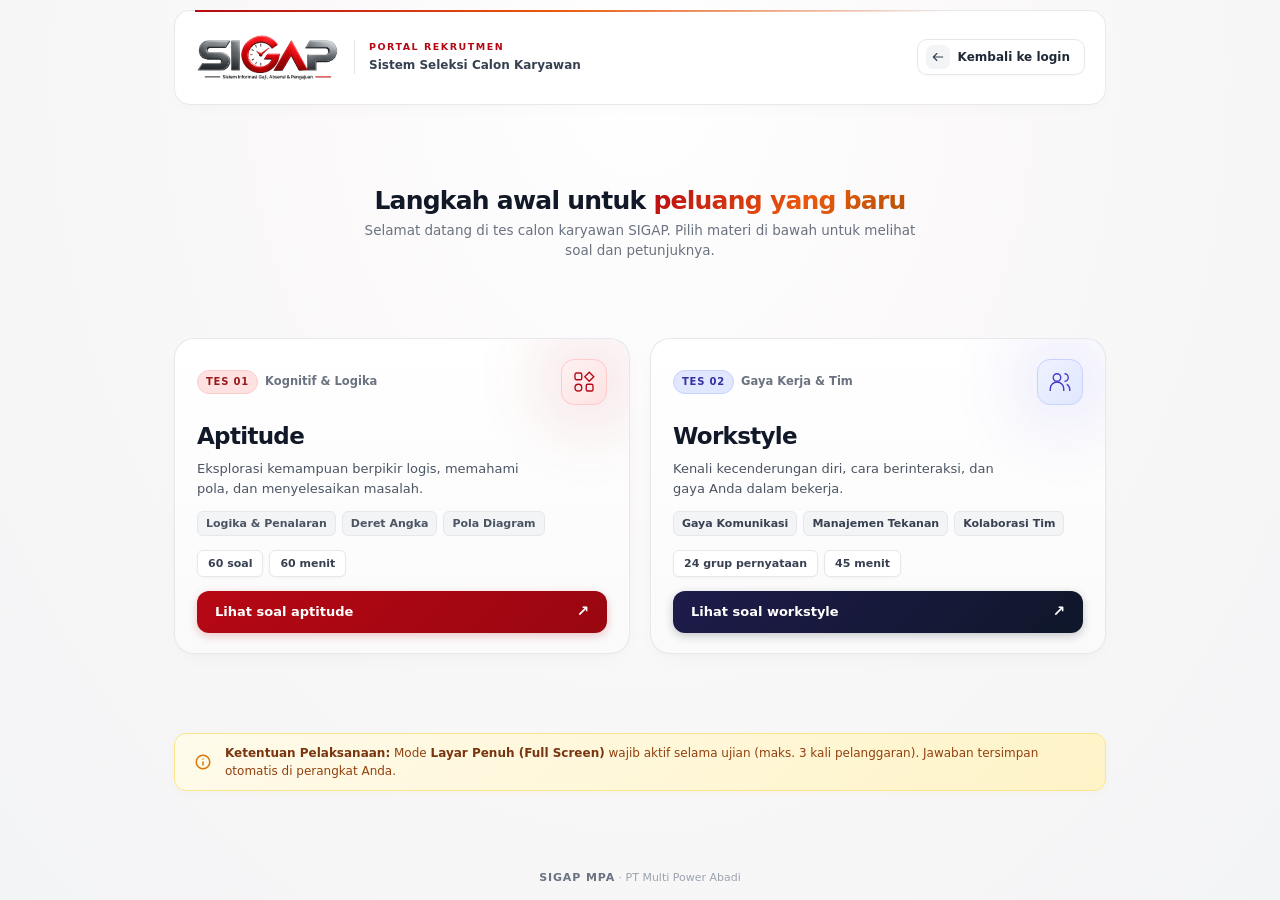
<file: recruitment.html>
<!doctype html>
<html lang="id">
<head>
  <meta charset="utf-8">
  <meta http-equiv="Content-Security-Policy" content="default-src 'self'; script-src 'self'; style-src 'self' 'unsafe-inline'; img-src 'self' data:; connect-src 'self'; object-src 'none'; base-uri 'none'; form-action 'self'">
  <meta name="viewport" content="width=device-width,initial-scale=1">
  <meta name="robots" content="noindex,nofollow">
  <meta name="theme-color" content="#b60814">
  <title>Tes Calon Karyawan | SIGAP MPA</title>
  <link rel="icon" href="icons/favicon-32.png" type="image/png">
  <link rel="stylesheet" href="styles.css?v=1.10.8-recruitment">
  <link rel="stylesheet" href="recruitment.css?v=18">
</head>
<body class="recruitment-page">
<main class="test-shell" id="top">

  <!-- Topbar -->
  <header class="test-topbar">
    <div class="test-brand">
      <img class="test-logo" src="assets/sigap-no-bg.png" alt="SIGAP MPA">
      <div class="test-brand-copy">
        <span class="test-portal-tag">PORTAL REKRUTMEN</span>
        <strong>Sistem Seleksi Calon Karyawan</strong>
      </div>
    </div>
    <div class="test-topbar-actions">
      <a class="test-login-button" href="index.html">
        <span class="test-back-icon" aria-hidden="true">
          <svg viewBox="0 0 24 24" fill="none" stroke="currentColor" stroke-width="2" stroke-linecap="round" stroke-linejoin="round"><path d="m10 6-6 6 6 6M4 12h16"/></svg>
        </span>
        <span>Kembali ke login</span>
      </a>
    </div>
  </header>

  <!-- Compact Hero Section -->
  <section class="test-hero" aria-labelledby="selection-title">
    <h1 id="selection-title">Langkah awal untuk <span class="hero-gradient">peluang yang baru</span></h1>
    <p>Selamat datang di tes calon karyawan SIGAP. Pilih materi di bawah untuk melihat soal dan petunjuknya.</p>
  </section>

  <!-- Test Choice Cards -->
  <nav class="test-cards" aria-label="Pilih jenis tes">

    <!-- Card 1: Aptitude -->
    <a class="test-choice aptitude-choice" href="aptitude.html" data-test="aptitude" data-duration-minutes="60">
      <div class="card-glow" aria-hidden="true"></div>
      <div class="choice-top">
        <div class="choice-badge-group">
          <span class="test-pill">TES 01</span>
          <span class="test-category-tag">Kognitif &amp; Logika</span>
        </div>
        <span class="choice-icon" aria-hidden="true">
          <svg viewBox="0 0 32 32" fill="none" stroke="currentColor" stroke-width="1.8">
            <rect x="4" y="4" width="9" height="9" rx="2"/>
            <path d="m23 3 6 6-6 6-6-6Z"/>
            <circle cx="8.5" cy="23.5" r="4.5"/>
            <rect x="19" y="19" width="9" height="9" rx="2"/>
          </svg>
        </span>
      </div>

      <div class="choice-body">
        <h2>Aptitude</h2>
        <p>Eksplorasi kemampuan berpikir logis, memahami pola, dan menyelesaikan masalah.</p>
        
        <div class="choice-highlights">
          <span class="highlight-tag">Logika &amp; Penalaran</span>
          <span class="highlight-tag">Deret Angka</span>
          <span class="highlight-tag">Pola Diagram</span>
        </div>
      </div>

      <div class="choice-meta">
        <span>60 soal</span>
        <span>60 menit</span>
      </div>

      <div class="choice-action">
        <span>Lihat soal aptitude</span>
        <span class="action-arrow" aria-hidden="true">↗</span>
      </div>
    </a>

    <!-- Card 2: Workstyle -->
    <a class="test-choice workstyle-choice" href="workstyle.html" data-test="workstyle" data-duration-minutes="45">
      <div class="card-glow" aria-hidden="true"></div>
      <div class="choice-top">
        <div class="choice-badge-group">
          <span class="test-pill">TES 02</span>
          <span class="test-category-tag">Gaya Kerja &amp; Tim</span>
        </div>
        <span class="choice-icon" aria-hidden="true">
          <svg viewBox="0 0 32 32" fill="none" stroke="currentColor" stroke-width="1.8">
            <circle cx="12" cy="10" r="5"/>
            <path d="M3 28v-3a9 9 0 0 1 18 0v3M22 5a5 5 0 0 1 0 10M25 19a8 8 0 0 1 4 7v2"/>
          </svg>
        </span>
      </div>

      <div class="choice-body">
        <h2>Workstyle</h2>
        <p>Kenali kecenderungan diri, cara berinteraksi, dan gaya Anda dalam bekerja.</p>
        
        <div class="choice-highlights">
          <span class="highlight-tag">Gaya Komunikasi</span>
          <span class="highlight-tag">Manajemen Tekanan</span>
          <span class="highlight-tag">Kolaborasi Tim</span>
        </div>
      </div>

      <div class="choice-meta">
        <span>24 grup pernyataan</span>
        <span>45 menit</span>
      </div>

      <div class="choice-action">
        <span>Lihat soal workstyle</span>
        <span class="action-arrow" aria-hidden="true">↗</span>
      </div>
    </a>

  </nav>

  <!-- Information & Preparation Card -->
  <aside class="test-note" aria-label="Petunjuk penting">
    <div class="note-icon" aria-hidden="true">
      <svg viewBox="0 0 24 24" fill="none" stroke="currentColor" stroke-width="2" stroke-linecap="round" stroke-linejoin="round"><circle cx="12" cy="12" r="9"/><path d="M12 8h.01M12 12v4"/></svg>
    </div>
    <div class="note-content">
      <strong>Ketentuan Pelaksanaan:</strong> Mode <strong>Layar Penuh (Full Screen)</strong> wajib aktif selama ujian (maks. 3 kali pelanggaran). Jawaban tersimpan otomatis di perangkat Anda.
    </div>
  </aside>

  <!-- Start Test Confirmation Dialog -->
  <!-- Start Test Confirmation Dialog -->
  <dialog class="test-popup selection-popup" data-selection-popup aria-labelledby="selection-popup-title" aria-describedby="selection-popup-message">
    <form method="dialog" class="selection-popup-form">
      <div class="selection-popup-head">
        <h2 id="selection-popup-title">Tes Workstyle</h2>
        <p class="selection-popup-meta" id="selection-popup-meta">24 grup pernyataan · 45 menit</p>
      </div>

      <!-- Error alert banner (only displayed on error) -->
      <div id="selection-popup-error" class="popup-error-banner" hidden>
        <span id="selection-popup-message"></span>
      </div>

      <div class="selection-popup-body">
        <div class="selection-detail-section">
          <span class="selection-section-label">Petunjuk Pengerjaan</span>
          <p id="selection-instruction-text" class="selection-section-text">
            Pilih satu Paling Mirip dan satu Paling Tidak Mirip pada pernyataan berbeda di setiap grup.
          </p>
        </div>

        <div class="selection-detail-section">
          <span class="selection-section-label">Ketentuan Pelaksanaan</span>
          <ul class="selection-rules-simple">
            <li>Waktu ujian otomatis berjalan saat Anda menekan tombol <strong>Mulai Tes</strong>.</li>
            <li>Wajib menggunakan mode <strong>Layar Penuh (Full Screen)</strong> selama ujian berlangsung.</li>
            <li>Dilarang berpindah tab atau membuka aplikasi lain (maksimal 3 kali pelanggaran).</li>
            <li>Jika melanjutkan sesi sebelumnya, sisa waktu sesi tetap digunakan.</li>
          </ul>
        </div>
      </div>

      <div class="popup-actions selection-popup-actions">
        <button type="submit" value="cancel" data-popup-cancel autofocus>Batal</button>
        <button type="submit" value="continue" data-popup-confirm>Mulai Tes</button>
      </div>
    </form>
  </dialog>

  <script src="recruitment-selection.js?v=4" defer></script>
  <footer class="test-footer">
    <strong>SIGAP MPA</strong> · PT Multi Power Abadi
  </footer>
</main>
</body>
</html>
</file>
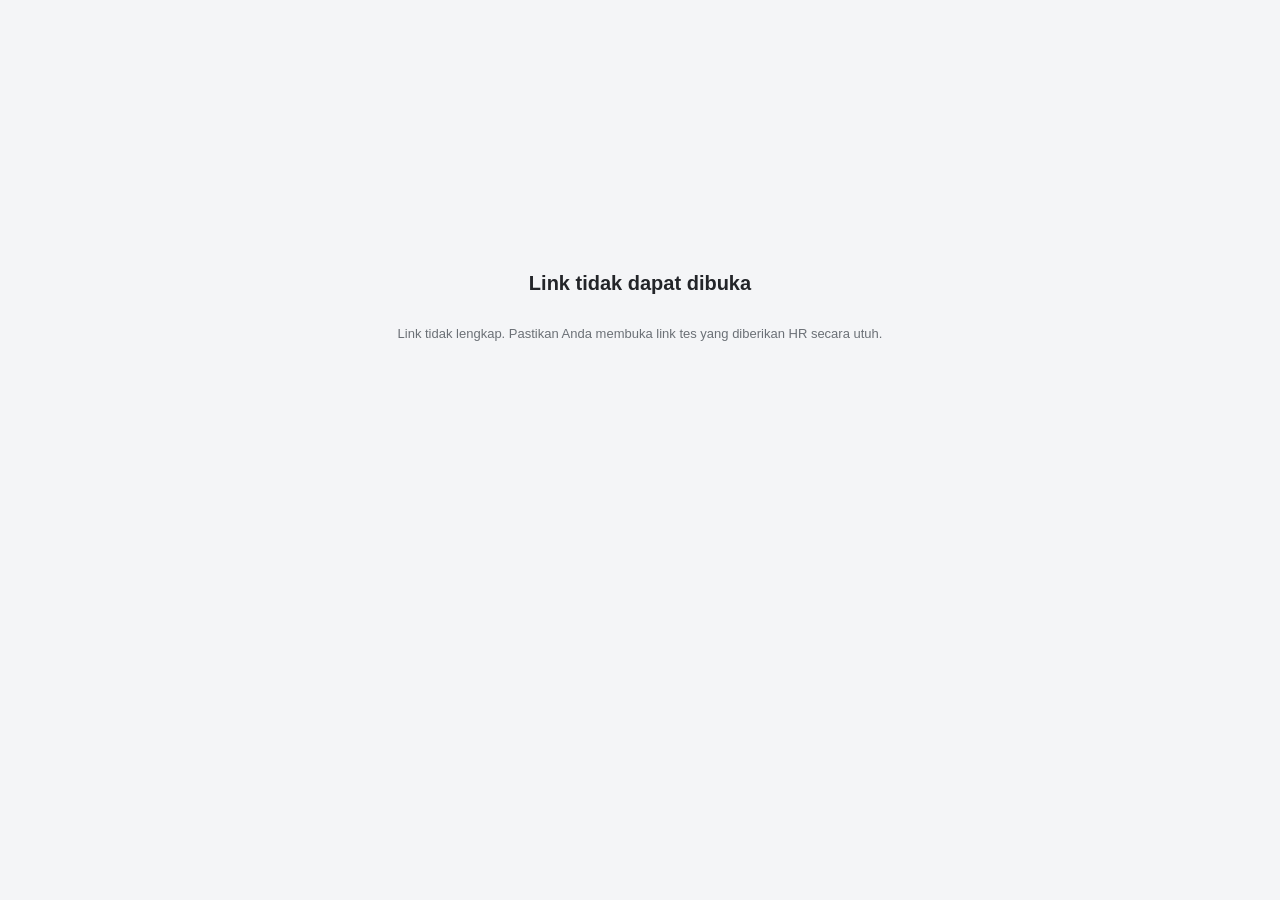
<file: test.html>
<!doctype html>
<html lang="id">
<head>
<meta charset="utf-8">
<meta name="viewport" content="width=device-width, initial-scale=1, viewport-fit=cover">
<title>Tes Masuk Karyawan — SIGAP MPA</title>
<link rel="icon" href="favicon.ico">
<style>
  :root{--red:#d60812;--red-dark:#990007;--charcoal:#232529;--muted:#6b7076;--line:#e6e8eb;--green:#168447;--bg:#f4f5f7}
  *{box-sizing:border-box}
  body{margin:0;font-family:-apple-system,BlinkMacSystemFont,'Segoe UI',Roboto,Arial,sans-serif;background:var(--bg);color:var(--charcoal);-webkit-tap-highlight-color:transparent}
  header{position:sticky;top:0;z-index:20;background:#fff;border-bottom:1px solid var(--line);padding:12px 16px;display:flex;align-items:center;justify-content:space-between;gap:10px}
  header .brand{font-weight:900;color:var(--red);font-size:15px}
  header .progress{font-size:13px;color:var(--muted);font-weight:700}
  #timer{font-weight:900;font-size:18px;padding:6px 12px;border-radius:10px;background:#eef0f2;color:var(--charcoal);min-width:72px;text-align:center}
  #timer.warn{background:#fff1cf;color:#7b4400}
  #timer.danger{background:#ffe3e5;color:var(--red-dark)}
  main{max-width:640px;margin:0 auto;padding:18px 16px 90px}
  .card{background:#fff;border:1px solid var(--line);border-radius:18px;padding:22px;box-shadow:0 8px 26px rgba(0,0,0,.05)}
  h1{font-size:20px;margin:0 0 6px}
  h2{font-size:17px;margin:0 0 10px}
  p{line-height:1.55}
  .muted{color:var(--muted);font-size:13px}
  .btn{display:inline-flex;align-items:center;justify-content:center;border:0;border-radius:12px;padding:13px 18px;font-weight:800;font-size:15px;min-height:46px;cursor:pointer;width:100%}
  .btn.primary{background:linear-gradient(135deg,var(--red),var(--red-dark));color:#fff}
  .btn.secondary{background:var(--charcoal);color:#fff}
  .btn.soft{background:#eef0f2;color:var(--charcoal)}
  .btn:disabled{opacity:.45;cursor:not-allowed}
  .btn-row{display:flex;gap:10px;margin-top:16px}
  .btn-row .btn{width:auto;flex:1}
  ul.rules{padding-left:18px;line-height:1.7}
  .qnum{font-size:13px;color:var(--muted);font-weight:800;letter-spacing:.04em;text-transform:uppercase;margin-bottom:6px}
  .qtext{font-size:19px;font-weight:700;margin:0 0 18px;line-height:1.4}
  .opt{display:block;width:100%;text-align:left;border:2px solid var(--line);background:#fff;border-radius:14px;padding:14px 16px;margin-bottom:10px;font-size:15px;font-weight:600;cursor:pointer}
  .opt b{display:inline-block;width:26px;color:var(--red);font-weight:900}
  .opt.selected{border-color:var(--red);background:#fff3f3}
  .navgrid{display:grid;grid-template-columns:repeat(8,1fr);gap:6px;margin:18px 0}
  .navgrid button{aspect-ratio:1;border:1px solid var(--line);background:#fff;border-radius:8px;font-size:12px;font-weight:700;cursor:pointer;color:var(--muted)}
  .navgrid button.answered{background:#e8f4ee;border-color:var(--green);color:var(--green)}
  .navgrid button.current{border-color:var(--red);color:var(--red);border-width:2px}
  .disc-block-label{font-weight:800;font-size:13px;color:var(--muted);text-transform:uppercase;letter-spacing:.05em;margin-bottom:10px}
  table.disc{width:100%;border-collapse:collapse}
  table.disc th{font-size:11px;text-transform:uppercase;color:var(--muted);padding:4px 6px;text-align:center}
  table.disc td{padding:10px 6px;border-top:1px solid var(--line);font-size:14px}
  table.disc td.letter{width:28px;font-weight:900;color:var(--red)}
  table.disc td.radio{width:60px;text-align:center}
  table.disc input[type=radio]{width:20px;height:20px}
  .disc-error{color:var(--red-dark);font-size:13px;font-weight:700;margin:8px 0 0;min-height:18px}
  #loadingScreen,#errorScreen{display:flex;min-height:70vh;align-items:center;justify-content:center;text-align:center;flex-direction:column;gap:10px;padding:20px}
  .spinner{width:34px;height:34px;border:4px solid #eee;border-top-color:var(--red);border-radius:50%;animation:spin .8s linear infinite}
  @keyframes spin{to{transform:rotate(360deg)}}
  [hidden]{display:none!important}
</style>
</head>
<body>

<div id="loadingScreen"><div class="spinner"></div><p class="muted">Memuat tes...</p></div>

<div id="errorScreen" hidden>
  <h1>Link tidak dapat dibuka</h1>
  <p id="errorMessage" class="muted">Link tes tidak valid atau sudah kedaluwarsa. Hubungi HR PT Multi Power Abadi untuk mendapatkan link baru.</p>
</div>

<div id="app" hidden>
  <header>
    <span class="brand">SIGAP MPA — Tes Masuk Karyawan</span>
    <span class="progress" id="headerProgress"></span>
    <span id="timer" hidden></span>
  </header>
  <main id="main"></main>
</div>

<script>
'use strict';
const params=new URLSearchParams(location.search);
const TOKEN=params.get('t')||'';
const state={csrf:'',serverOffsetMs:0,phase:null,questions:[],answers:{},index:0,duration:0,startedAt:null,timerId:null};
const $=s=>document.querySelector(s);
const esc=v=>String(v??'').replace(/[&<>'"]/g,c=>({'&':'&amp;','<':'&lt;','>':'&gt;',"'":'&#39;','"':'&quot;'}[c]));

function serverNow(){return new Date(Date.now()+state.serverOffsetMs);}
function setServerTime(value){if(!value)return;const parsed=new Date(String(value).replace(' ','T')+'+07:00');if(!Number.isNaN(parsed.getTime()))state.serverOffsetMs=parsed.getTime()-Date.now();}

async function api(path,options={}){
  const headers={'Accept':'application/json',...(options.headers||{})};
  if(options.body && !(options.body instanceof FormData)){headers['Content-Type']='application/json';options.body=JSON.stringify(options.body);}
  if((options.method||'GET')!=='GET' && state.csrf) headers['X-CSRF-Token']=state.csrf;
  const res=await fetch('api'+path,{credentials:'same-origin',cache:'no-store',...options,headers});
  let data={};try{data=await res.json();}catch{}
  if(!res.ok){const err=new Error(data.message||`Terjadi kendala (${res.status}).`);err.data=data;err.status=res.status;throw err;}
  return data;
}

function showError(message){
  $('#loadingScreen').hidden=true;$('#app').hidden=true;
  $('#errorScreen').hidden=false;
  if(message)$('#errorMessage').textContent=message;
}

function showApp(){$('#loadingScreen').hidden=true;$('#errorScreen').hidden=true;$('#app').hidden=false;}

function stopTimer(){if(state.timerId){clearInterval(state.timerId);state.timerId=null;}}

function startTimer(startedAtStr,durationMinutes,onExpire){
  stopTimer();
  const start=new Date(String(startedAtStr).replace(' ','T')+'+07:00').getTime();
  const end=start+durationMinutes*60*1000;
  const el=$('#timer');el.hidden=false;
  const tick=()=>{
    const remain=Math.max(0,end-serverNow().getTime());
    const mm=String(Math.floor(remain/60000)).padStart(2,'0');
    const ss=String(Math.floor((remain%60000)/1000)).padStart(2,'0');
    el.textContent=`${mm}:${ss}`;
    el.classList.toggle('warn',remain<=5*60000 && remain>60000);
    el.classList.toggle('danger',remain<=60000);
    if(remain<=0){stopTimer();onExpire();}
  };
  tick();
  state.timerId=setInterval(tick,1000);
}

async function init(){
  if(!TOKEN){showError('Link tidak lengkap. Pastikan Anda membuka link tes yang diberikan HR secara utuh.');return;}
  try{
    const {data,server_time,csrf}=await api('/public/test/'+encodeURIComponent(TOKEN));
    state.csrf=csrf;setServerTime(server_time);
    showApp();
    render(data);
  }catch(err){
    showError(err.status===404?'Link tes tidak ditemukan.':err.status===410?'Link tes sudah kedaluwarsa.':err.message);
  }
}

function render(data){
  if(data.candidate_name)state.candidateName=data.candidate_name;
  $('#headerProgress').textContent='';
  $('#timer').hidden=true;
  stopTimer();
  if(data.status==='not_started')return renderLanding(data);
  if(data.status==='iq_in_progress')return renderIQ(data);
  if(data.status==='iq_completed')return renderTransition(data);
  if(data.status==='disc_in_progress')return renderDisc(data);
  if(data.status==='completed')return renderDone();
  if(data.status==='expired')return showError('Link tes sudah kedaluwarsa. Hubungi HR untuk mendapatkan link baru.');
  return renderLanding(data);
}

function renderLanding(data){
  $('#main').innerHTML=`<div class="card">
    <h1>Halo, ${esc(data.candidate_name)}</h1>
    <p class="muted">Posisi dilamar: <strong>${esc(data.applied_position)}</strong></p>
    <p>Tes ini terdiri dari dua bagian:</p>
    <ul class="rules">
      <li><strong>Tes Penalaran (Aptitude)</strong> — ${data.iq_total_questions} soal, waktu ${data.iq_duration_minutes} menit.</li>
      <li><strong>Tes Kepribadian (DISC)</strong> — ${data.disc_total_questions} blok, waktu ${data.disc_duration_minutes} menit.</li>
    </ul>
    <p class="muted">Pastikan koneksi internet stabil. Jawaban tersimpan otomatis. Jangan menutup atau me-refresh halaman selama tes berlangsung. Waktu berjalan otomatis dan tidak dapat dijeda.</p>
    <button id="startBtn" class="btn primary">Mulai Tes Penalaran (IQ)</button>
  </div>`;
  $('#startBtn').onclick=async()=>{
    $('#startBtn').disabled=true;$('#startBtn').textContent='Memulai...';
    try{
      const r=await api('/public/test/'+encodeURIComponent(TOKEN)+'/start-iq',{method:'POST',body:{}});
      setServerTime(r.server_time);
      renderIQ({questions:r.data,answers:[],iq_started_at:r.iq_started_at,iq_duration_minutes:r.duration_minutes});
    }catch(err){alert(err.message);$('#startBtn').disabled=false;$('#startBtn').textContent='Mulai Tes Penalaran (IQ)';}
  };
}

function renderIQ(data){
  state.phase='iq';
  state.questions=data.questions;
  state.answers={};
  (data.answers||[]).forEach(a=>{state.answers[a.question_id]=a.selected_option;});
  state.index=0;
  state.startedAt=data.iq_started_at;
  state.duration=data.iq_duration_minutes;
  renderIQQuestion();
  startTimer(state.startedAt,state.duration,()=>{alert('Waktu Tes Penalaran habis. Jawaban Anda otomatis dikirim.');submitIQ(true);});
}

function renderIQQuestion(){
  const q=state.questions[state.index];
  $('#headerProgress').textContent=`Soal ${state.index+1}/${state.questions.length}`;
  const answeredCount=Object.keys(state.answers).length;
  $('#main').innerHTML=`<div class="card">
    <div class="qnum">Soal ${q.question_number} dari ${state.questions.length}</div>
    <div class="qtext">${esc(q.question_text)}</div>
    <div id="optList">${q.options.map(o=>`<button type="button" class="opt${state.answers[q.id]===o.label?' selected':''}" data-label="${o.label}"><b>${o.label}.</b> ${esc(o.text)}</button>`).join('')}</div>
    <div class="btn-row">
      <button id="prevBtn" class="btn soft" ${state.index===0?'disabled':''}>&larr; Sebelumnya</button>
      <button id="nextBtn" class="btn soft" ${state.index===state.questions.length-1?'disabled':''}>Berikutnya &rarr;</button>
    </div>
    <div class="navgrid">${state.questions.map((qq,i)=>`<button type="button" data-i="${i}" class="${state.answers[qq.id]?'answered ':''}${i===state.index?'current':''}">${qq.question_number}</button>`).join('')}</div>
    <p class="muted">Terjawab: ${answeredCount} dari ${state.questions.length}</p>
    <button id="finishIqBtn" class="btn primary">Selesai Tes Penalaran</button>
  </div>`;
  $('#optList').onclick=e=>{
    const b=e.target.closest('.opt');if(!b)return;
    selectIQAnswer(q.id,b.dataset.label);
  };
  $('#prevBtn').onclick=()=>{if(state.index>0){state.index--;renderIQQuestion();}};
  $('#nextBtn').onclick=()=>{if(state.index<state.questions.length-1){state.index++;renderIQQuestion();}};
  $('#main').querySelector('.navgrid').onclick=e=>{const b=e.target.closest('button[data-i]');if(b){state.index=Number(b.dataset.i);renderIQQuestion();}};
  $('#finishIqBtn').onclick=()=>{
    const unanswered=state.questions.length-Object.keys(state.answers).length;
    const msg=unanswered>0?`Masih ada ${unanswered} soal belum dijawab. Yakin selesaikan tes IQ sekarang?`:'Selesaikan Tes Penalaran sekarang?';
    if(confirm(msg))submitIQ(false);
  };
}

async function selectIQAnswer(questionId,label){
  state.answers[questionId]=label;
  renderIQQuestion();
  try{await api('/public/test/'+encodeURIComponent(TOKEN)+'/answer-iq',{method:'POST',body:{question_id:questionId,selected_option:label}});}
  catch(err){alert('Gagal menyimpan jawaban: '+err.message);}
}

async function submitIQ(silent){
  stopTimer();
  try{
    await api('/public/test/'+encodeURIComponent(TOKEN)+'/submit-iq',{method:'POST',body:{}});
    renderTransition({});
  }catch(err){
    if(!silent)alert(err.message);
    else location.reload();
  }
}

function renderTransition(data){
  $('#headerProgress').textContent='';
  $('#main').innerHTML=`<div class="card">
    <h1>Tes Penalaran selesai</h1>
    <p>Terima kasih. Selanjutnya adalah Tes Kepribadian (DISC).</p>
    <ul class="rules">
      <li>Terdiri dari 24 blok pernyataan.</li>
      <li>Waktu pengerjaan 15 menit.</li>
      <li>Setiap blok, pilih 1 pernyataan yang <strong>Paling Mirip</strong> dan 1 yang <strong>Paling Tidak Mirip</strong> dengan diri Anda. Keduanya tidak boleh sama.</li>
    </ul>
    <button id="startDiscBtn" class="btn primary">Mulai Tes Kepribadian (DISC)</button>
  </div>`;
  $('#startDiscBtn').onclick=async()=>{
    $('#startDiscBtn').disabled=true;$('#startDiscBtn').textContent='Memulai...';
    try{
      const r=await api('/public/test/'+encodeURIComponent(TOKEN)+'/start-disc',{method:'POST',body:{}});
      setServerTime(r.server_time);
      renderDisc({questions:r.data,answers:[],disc_started_at:r.disc_started_at,disc_duration_minutes:r.duration_minutes});
    }catch(err){alert(err.message);$('#startDiscBtn').disabled=false;$('#startDiscBtn').textContent='Mulai Tes Kepribadian (DISC)';}
  };
}

function renderDisc(data){
  state.phase='disc';
  state.questions=data.questions;
  state.answers={};
  (data.answers||[]).forEach(a=>{state.answers[a.question_id]={most:a.most_option,least:a.least_option};});
  state.index=0;
  state.startedAt=data.disc_started_at;
  state.duration=data.disc_duration_minutes;
  renderDiscBlock();
  startTimer(state.startedAt,state.duration,()=>{alert('Waktu Tes Kepribadian habis. Jawaban Anda otomatis tersimpan.');submitDisc(true);});
}

function renderDiscBlock(){
  const q=state.questions[state.index];
  const ans=state.answers[q.id]||{};
  $('#headerProgress').textContent=`Blok ${state.index+1}/${state.questions.length}`;
  const answeredCount=Object.values(state.answers).filter(a=>a&&a.most&&a.least).length;
  $('#main').innerHTML=`<div class="card">
    <div class="disc-block-label">Blok ${q.question_number} dari ${state.questions.length}</div>
    <table class="disc">
      <thead><tr><th></th><th></th><th>Mirip</th><th>Tidak Mirip</th></tr></thead>
      <tbody>${q.options.map(o=>`<tr>
        <td class="letter">${o.label}</td>
        <td>${esc(o.text)}</td>
        <td class="radio"><input type="radio" name="most" value="${o.label}" ${ans.most===o.label?'checked':''}></td>
        <td class="radio"><input type="radio" name="least" value="${o.label}" ${ans.least===o.label?'checked':''}></td>
      </tr>`).join('')}</tbody>
    </table>
    <div id="discError" class="disc-error"></div>
    <div class="btn-row">
      <button id="prevBtn" class="btn soft" ${state.index===0?'disabled':''}>&larr; Sebelumnya</button>
      <button id="nextBtn" class="btn soft" ${state.index===state.questions.length-1?'disabled':''}>Berikutnya &rarr;</button>
    </div>
    <p class="muted">Terjawab: ${answeredCount} dari ${state.questions.length}</p>
    <button id="finishDiscBtn" class="btn primary" ${answeredCount<state.questions.length?'disabled':''}>Selesai Tes DISC</button>
  </div>`;
  const form=$('#main');
  const applySelection=()=>{
    const most=form.querySelector('input[name=most]:checked')?.value;
    const least=form.querySelector('input[name=least]:checked')?.value;
    if(most && least){
      if(most===least){
        $('#discError').textContent='Pilihan Mirip dan Tidak Mirip tidak boleh sama.';
        return;
      }
      $('#discError').textContent='';
      state.answers[q.id]={most,least};
      api('/public/test/'+encodeURIComponent(TOKEN)+'/answer-disc',{method:'POST',body:{question_id:q.id,most_option:most,least_option:least}})
        .then(()=>{
          const finishBtn=$('#finishDiscBtn');
          const doneCount=Object.values(state.answers).filter(a=>a&&a.most&&a.least).length;
          if(finishBtn){finishBtn.disabled=doneCount<state.questions.length;}
          const p=form.querySelector('p.muted');if(p)p.textContent=`Terjawab: ${doneCount} dari ${state.questions.length}`;
        })
        .catch(err=>{$('#discError').textContent='Gagal menyimpan: '+err.message;});
    }
  };
  form.querySelectorAll('input[name=most],input[name=least]').forEach(inp=>inp.addEventListener('change',applySelection));
  $('#prevBtn').onclick=()=>{if(state.index>0){state.index--;renderDiscBlock();}};
  $('#nextBtn').onclick=()=>{if(state.index<state.questions.length-1){state.index++;renderDiscBlock();}};
  $('#finishDiscBtn').onclick=()=>{if(confirm('Selesaikan Tes Kepribadian (DISC) sekarang?'))submitDisc(false);};
}

async function submitDisc(silent){
  stopTimer();
  try{
    await api('/public/test/'+encodeURIComponent(TOKEN)+'/submit-disc',{method:'POST',body:{}});
    renderDone();
  }catch(err){
    if(!silent)alert(err.message);
    else location.reload();
  }
}

function renderDone(){
  $('#headerProgress').textContent='';$('#timer').hidden=true;
  $('#main').innerHTML=`<div class="card">
    <h1>Tes selesai</h1>
    <p>Terima kasih${state.candidateName?', '+esc(state.candidateName):''}. Seluruh jawaban Anda sudah tersimpan. Hasil akan diproses oleh tim HR PT Multi Power Abadi.</p>
  </div>`;
}

init();
</script>
</body>
</html>
</file>
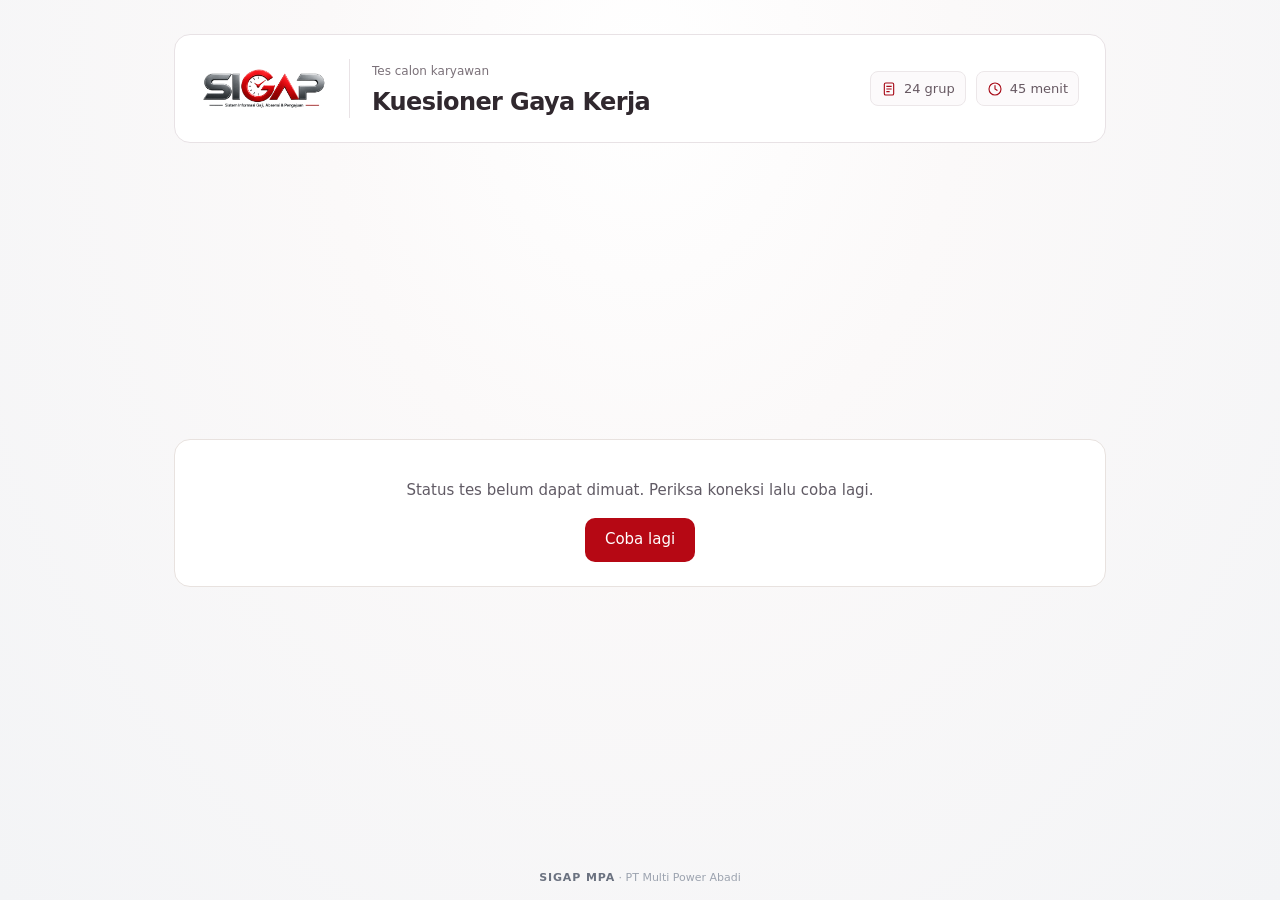
<file: workstyle.html>
<!doctype html>
<html lang="id">
<head>
  <meta charset="utf-8">
  <meta http-equiv="Content-Security-Policy" content="default-src 'self'; script-src 'self'; style-src 'self'; img-src 'self'; connect-src 'self'; object-src 'none'; base-uri 'none'; form-action 'self'">
  <meta name="viewport" content="width=device-width,initial-scale=1">
  <meta name="robots" content="noindex,nofollow">
  <meta name="theme-color" content="#d60812">
  <title>Kuesioner Gaya Kerja | SIGAP MPA</title>
  <link rel="icon" href="icons/favicon-32.png" type="image/png">
  <link rel="stylesheet" href="styles.css?v=1.10.8-recruitment">
  <link rel="stylesheet" href="recruitment.css?v=17">
</head>
<body class="recruitment-page">
<main class="test-shell" id="top">


    <header class="exam-header">
      <div class="exam-heading-row">
        <div class="exam-identity"><img src="assets/sigap-no-bg.png" alt="SIGAP MPA" class="exam-logo"><div class="exam-title"><span>Tes calon karyawan</span><h1>Kuesioner Gaya Kerja</h1></div></div>
        <div class="exam-meta" aria-label="Informasi tes"><span><svg viewBox="0 0 24 24" fill="none" stroke="currentColor" stroke-width="1.7" aria-hidden="true"><rect x="5" y="3" width="14" height="18" rx="2"/><path d="M8 8h8M8 12h8M8 16h5"/></svg>24 grup</span><span><svg viewBox="0 0 24 24" fill="none" stroke="currentColor" stroke-width="1.7" stroke-linecap="round" aria-hidden="true"><circle cx="12" cy="12" r="9"/><path d="M12 7v5l3 2"/></svg>45 menit</span></div>
      </div>
      <details class="exam-instructions" data-test-instructions hidden><summary>Petunjuk pengerjaan <span aria-hidden="true">⌄</span></summary><p>Untuk setiap grup, pilih satu pernyataan Paling Mirip dan satu Paling Tidak Mirip dengan diri Anda. Kedua pilihan tidak boleh sama. Jawab berdasarkan kecenderungan diri Anda yang sebenarnya, khususnya dalam konteks kerja. Tidak ada jawaban benar atau salah.</p></details>
    </header>
    <div class="test-loading" data-test-loading><p data-loading-message role="status">Memuat status tes…</p><button type="button" data-loading-retry hidden>Coba lagi</button><a href="recruitment.html" data-start-link hidden>Buka pilihan tes</a><noscript>Aktifkan JavaScript untuk membuka tes atau melihat hasil.</noscript></div>
    <p class="question-notice" data-save-notice hidden>Pilihan disimpan sementara di tab ini. Klik Submit jawaban pada soal terakhir untuk melihat hasil penilaian.</p>
    <section class="test-result" data-test-result hidden aria-labelledby="result-title"><h2 id="result-title" tabindex="-1">Hasil tes</h2><div data-result-content></div><a class="result-back-button" href="recruitment.html"><span aria-hidden="true">←</span> Kembali ke pilihan tes</a></section>
    <p class="submit-error" data-submit-error role="alert" hidden></p>
    <div class="question-layout" hidden>
      <div class="question-main">
        <section class="test-section" aria-label="Soal Kuesioner Gaya Kerja"><article class="test-question" id="workstyle-1"><div class="question-heading"><h3>Grup 1</h3><button class="question-flag" type="button" data-flag aria-pressed="false"><svg viewBox="0 0 24 24" fill="none" stroke="currentColor" stroke-width="1.8" stroke-linecap="round" stroke-linejoin="round" aria-hidden="true"><path class="flag-cloth" d="M5 4c5-3 9 3 14 0v10c-5 3-9-3-14 0Z"/><path d="M5 4v17"/></svg><span data-flag-label>Tandai soal</span></button></div><fieldset class="answer-options"><legend>Pilih Paling Mirip dan Paling Tidak Mirip pada pernyataan berbeda</legend><div class="workstyle-card"><p><span class="answer-letter">A</span>Lembut, ramah</p><div class="workstyle-picks"><label class="workstyle-pick"><input type="radio" name="workstyle-1-most" value="A" data-answer data-mode="most"><span>Paling Mirip</span></label><label class="workstyle-pick"><input type="radio" name="workstyle-1-least" value="A" data-answer data-mode="least"><span>Paling Tidak Mirip</span></label></div></div><div class="workstyle-card"><p><span class="answer-letter">B</span>Membujuk, meyakinkan</p><div class="workstyle-picks"><label class="workstyle-pick"><input type="radio" name="workstyle-1-most" value="B" data-answer data-mode="most"><span>Paling Mirip</span></label><label class="workstyle-pick"><input type="radio" name="workstyle-1-least" value="B" data-answer data-mode="least"><span>Paling Tidak Mirip</span></label></div></div><div class="workstyle-card"><p><span class="answer-letter">C</span>Sederhana, mudah menerima, rendah hati</p><div class="workstyle-picks"><label class="workstyle-pick"><input type="radio" name="workstyle-1-most" value="C" data-answer data-mode="most"><span>Paling Mirip</span></label><label class="workstyle-pick"><input type="radio" name="workstyle-1-least" value="C" data-answer data-mode="least"><span>Paling Tidak Mirip</span></label></div></div><div class="workstyle-card"><p><span class="answer-letter">D</span>Asli, berdaya cipta, individualis</p><div class="workstyle-picks"><label class="workstyle-pick"><input type="radio" name="workstyle-1-most" value="D" data-answer data-mode="most"><span>Paling Mirip</span></label><label class="workstyle-pick"><input type="radio" name="workstyle-1-least" value="D" data-answer data-mode="least"><span>Paling Tidak Mirip</span></label></div></div></fieldset></article><article class="test-question" id="workstyle-2"><div class="question-heading"><h3>Grup 2</h3><button class="question-flag" type="button" data-flag aria-pressed="false"><svg viewBox="0 0 24 24" fill="none" stroke="currentColor" stroke-width="1.8" stroke-linecap="round" stroke-linejoin="round" aria-hidden="true"><path class="flag-cloth" d="M5 4c5-3 9 3 14 0v10c-5 3-9-3-14 0Z"/><path d="M5 4v17"/></svg><span data-flag-label>Tandai soal</span></button></div><fieldset class="answer-options"><legend>Pilih Paling Mirip dan Paling Tidak Mirip pada pernyataan berbeda</legend><div class="workstyle-card"><p><span class="answer-letter">A</span>Menarik, mempesona, menarik bagi orang lain</p><div class="workstyle-picks"><label class="workstyle-pick"><input type="radio" name="workstyle-2-most" value="A" data-answer data-mode="most"><span>Paling Mirip</span></label><label class="workstyle-pick"><input type="radio" name="workstyle-2-least" value="A" data-answer data-mode="least"><span>Paling Tidak Mirip</span></label></div></div><div class="workstyle-card"><p><span class="answer-letter">B</span>Dapat bekerja sama, mudah menyetujui</p><div class="workstyle-picks"><label class="workstyle-pick"><input type="radio" name="workstyle-2-most" value="B" data-answer data-mode="most"><span>Paling Mirip</span></label><label class="workstyle-pick"><input type="radio" name="workstyle-2-least" value="B" data-answer data-mode="least"><span>Paling Tidak Mirip</span></label></div></div><div class="workstyle-card"><p><span class="answer-letter">C</span>Keras kepala, tidak mudah menyerah</p><div class="workstyle-picks"><label class="workstyle-pick"><input type="radio" name="workstyle-2-most" value="C" data-answer data-mode="most"><span>Paling Mirip</span></label><label class="workstyle-pick"><input type="radio" name="workstyle-2-least" value="C" data-answer data-mode="least"><span>Paling Tidak Mirip</span></label></div></div><div class="workstyle-card"><p><span class="answer-letter">D</span>Manis, memuaskan/menyenangkan</p><div class="workstyle-picks"><label class="workstyle-pick"><input type="radio" name="workstyle-2-most" value="D" data-answer data-mode="most"><span>Paling Mirip</span></label><label class="workstyle-pick"><input type="radio" name="workstyle-2-least" value="D" data-answer data-mode="least"><span>Paling Tidak Mirip</span></label></div></div></fieldset></article><article class="test-question" id="workstyle-3"><div class="question-heading"><h3>Grup 3</h3><button class="question-flag" type="button" data-flag aria-pressed="false"><svg viewBox="0 0 24 24" fill="none" stroke="currentColor" stroke-width="1.8" stroke-linecap="round" stroke-linejoin="round" aria-hidden="true"><path class="flag-cloth" d="M5 4c5-3 9 3 14 0v10c-5 3-9-3-14 0Z"/><path d="M5 4v17"/></svg><span data-flag-label>Tandai soal</span></button></div><fieldset class="answer-options"><legend>Pilih Paling Mirip dan Paling Tidak Mirip pada pernyataan berbeda</legend><div class="workstyle-card"><p><span class="answer-letter">A</span>Mau dipimpin, cenderung mengikuti/pengikut</p><div class="workstyle-picks"><label class="workstyle-pick"><input type="radio" name="workstyle-3-most" value="A" data-answer data-mode="most"><span>Paling Mirip</span></label><label class="workstyle-pick"><input type="radio" name="workstyle-3-least" value="A" data-answer data-mode="least"><span>Paling Tidak Mirip</span></label></div></div><div class="workstyle-card"><p><span class="answer-letter">B</span>Tangguh, berani</p><div class="workstyle-picks"><label class="workstyle-pick"><input type="radio" name="workstyle-3-most" value="B" data-answer data-mode="most"><span>Paling Mirip</span></label><label class="workstyle-pick"><input type="radio" name="workstyle-3-least" value="B" data-answer data-mode="least"><span>Paling Tidak Mirip</span></label></div></div><div class="workstyle-card"><p><span class="answer-letter">C</span>Loyal, setia, mengabdi</p><div class="workstyle-picks"><label class="workstyle-pick"><input type="radio" name="workstyle-3-most" value="C" data-answer data-mode="most"><span>Paling Mirip</span></label><label class="workstyle-pick"><input type="radio" name="workstyle-3-least" value="C" data-answer data-mode="least"><span>Paling Tidak Mirip</span></label></div></div><div class="workstyle-card"><p><span class="answer-letter">D</span>Mempesona, menyenangkan</p><div class="workstyle-picks"><label class="workstyle-pick"><input type="radio" name="workstyle-3-most" value="D" data-answer data-mode="most"><span>Paling Mirip</span></label><label class="workstyle-pick"><input type="radio" name="workstyle-3-least" value="D" data-answer data-mode="least"><span>Paling Tidak Mirip</span></label></div></div></fieldset></article><article class="test-question" id="workstyle-4"><div class="question-heading"><h3>Grup 4</h3><button class="question-flag" type="button" data-flag aria-pressed="false"><svg viewBox="0 0 24 24" fill="none" stroke="currentColor" stroke-width="1.8" stroke-linecap="round" stroke-linejoin="round" aria-hidden="true"><path class="flag-cloth" d="M5 4c5-3 9 3 14 0v10c-5 3-9-3-14 0Z"/><path d="M5 4v17"/></svg><span data-flag-label>Tandai soal</span></button></div><fieldset class="answer-options"><legend>Pilih Paling Mirip dan Paling Tidak Mirip pada pernyataan berbeda</legend><div class="workstyle-card"><p><span class="answer-letter">A</span>Bepandangan terbuka, mau menerima</p><div class="workstyle-picks"><label class="workstyle-pick"><input type="radio" name="workstyle-4-most" value="A" data-answer data-mode="most"><span>Paling Mirip</span></label><label class="workstyle-pick"><input type="radio" name="workstyle-4-least" value="A" data-answer data-mode="least"><span>Paling Tidak Mirip</span></label></div></div><div class="workstyle-card"><p><span class="answer-letter">B</span>Berani, suka menolong</p><div class="workstyle-picks"><label class="workstyle-pick"><input type="radio" name="workstyle-4-most" value="B" data-answer data-mode="most"><span>Paling Mirip</span></label><label class="workstyle-pick"><input type="radio" name="workstyle-4-least" value="B" data-answer data-mode="least"><span>Paling Tidak Mirip</span></label></div></div><div class="workstyle-card"><p><span class="answer-letter">C</span>Pemelihara, berkemauan keras</p><div class="workstyle-picks"><label class="workstyle-pick"><input type="radio" name="workstyle-4-most" value="C" data-answer data-mode="most"><span>Paling Mirip</span></label><label class="workstyle-pick"><input type="radio" name="workstyle-4-least" value="C" data-answer data-mode="least"><span>Paling Tidak Mirip</span></label></div></div><div class="workstyle-card"><p><span class="answer-letter">D</span>Periang, selalu bergembira</p><div class="workstyle-picks"><label class="workstyle-pick"><input type="radio" name="workstyle-4-most" value="D" data-answer data-mode="most"><span>Paling Mirip</span></label><label class="workstyle-pick"><input type="radio" name="workstyle-4-least" value="D" data-answer data-mode="least"><span>Paling Tidak Mirip</span></label></div></div></fieldset></article><article class="test-question" id="workstyle-5"><div class="question-heading"><h3>Grup 5</h3><button class="question-flag" type="button" data-flag aria-pressed="false"><svg viewBox="0 0 24 24" fill="none" stroke="currentColor" stroke-width="1.8" stroke-linecap="round" stroke-linejoin="round" aria-hidden="true"><path class="flag-cloth" d="M5 4c5-3 9 3 14 0v10c-5 3-9-3-14 0Z"/><path d="M5 4v17"/></svg><span data-flag-label>Tandai soal</span></button></div><fieldset class="answer-options"><legend>Pilih Paling Mirip dan Paling Tidak Mirip pada pernyataan berbeda</legend><div class="workstyle-card"><p><span class="answer-letter">A</span>Periang, suka bergurau</p><div class="workstyle-picks"><label class="workstyle-pick"><input type="radio" name="workstyle-5-most" value="A" data-answer data-mode="most"><span>Paling Mirip</span></label><label class="workstyle-pick"><input type="radio" name="workstyle-5-least" value="A" data-answer data-mode="least"><span>Paling Tidak Mirip</span></label></div></div><div class="workstyle-card"><p><span class="answer-letter">B</span>Teliti, tepat</p><div class="workstyle-picks"><label class="workstyle-pick"><input type="radio" name="workstyle-5-most" value="B" data-answer data-mode="most"><span>Paling Mirip</span></label><label class="workstyle-pick"><input type="radio" name="workstyle-5-least" value="B" data-answer data-mode="least"><span>Paling Tidak Mirip</span></label></div></div><div class="workstyle-card"><p><span class="answer-letter">C</span>Kasar, berani, kurang sopan, tidak mudah malu</p><div class="workstyle-picks"><label class="workstyle-pick"><input type="radio" name="workstyle-5-most" value="C" data-answer data-mode="most"><span>Paling Mirip</span></label><label class="workstyle-pick"><input type="radio" name="workstyle-5-least" value="C" data-answer data-mode="least"><span>Paling Tidak Mirip</span></label></div></div><div class="workstyle-card"><p><span class="answer-letter">D</span>Tenang, emosi yang terkendali, tidak mudah heboh</p><div class="workstyle-picks"><label class="workstyle-pick"><input type="radio" name="workstyle-5-most" value="D" data-answer data-mode="most"><span>Paling Mirip</span></label><label class="workstyle-pick"><input type="radio" name="workstyle-5-least" value="D" data-answer data-mode="least"><span>Paling Tidak Mirip</span></label></div></div></fieldset></article><article class="test-question" id="workstyle-6"><div class="question-heading"><h3>Grup 6</h3><button class="question-flag" type="button" data-flag aria-pressed="false"><svg viewBox="0 0 24 24" fill="none" stroke="currentColor" stroke-width="1.8" stroke-linecap="round" stroke-linejoin="round" aria-hidden="true"><path class="flag-cloth" d="M5 4c5-3 9 3 14 0v10c-5 3-9-3-14 0Z"/><path d="M5 4v17"/></svg><span data-flag-label>Tandai soal</span></button></div><fieldset class="answer-options"><legend>Pilih Paling Mirip dan Paling Tidak Mirip pada pernyataan berbeda</legend><div class="workstyle-card"><p><span class="answer-letter">A</span>Kompetitif, selalu ingin berhasil</p><div class="workstyle-picks"><label class="workstyle-pick"><input type="radio" name="workstyle-6-most" value="A" data-answer data-mode="most"><span>Paling Mirip</span></label><label class="workstyle-pick"><input type="radio" name="workstyle-6-least" value="A" data-answer data-mode="least"><span>Paling Tidak Mirip</span></label></div></div><div class="workstyle-card"><p><span class="answer-letter">B</span>Timbang rasa, peduli, bijaksana</p><div class="workstyle-picks"><label class="workstyle-pick"><input type="radio" name="workstyle-6-most" value="B" data-answer data-mode="most"><span>Paling Mirip</span></label><label class="workstyle-pick"><input type="radio" name="workstyle-6-least" value="B" data-answer data-mode="least"><span>Paling Tidak Mirip</span></label></div></div><div class="workstyle-card"><p><span class="answer-letter">C</span>Terbuka, ramah, suka bersenang-senang</p><div class="workstyle-picks"><label class="workstyle-pick"><input type="radio" name="workstyle-6-most" value="C" data-answer data-mode="most"><span>Paling Mirip</span></label><label class="workstyle-pick"><input type="radio" name="workstyle-6-least" value="C" data-answer data-mode="least"><span>Paling Tidak Mirip</span></label></div></div><div class="workstyle-card"><p><span class="answer-letter">D</span>Harmonis, mudah menyetujui</p><div class="workstyle-picks"><label class="workstyle-pick"><input type="radio" name="workstyle-6-most" value="D" data-answer data-mode="most"><span>Paling Mirip</span></label><label class="workstyle-pick"><input type="radio" name="workstyle-6-least" value="D" data-answer data-mode="least"><span>Paling Tidak Mirip</span></label></div></div></fieldset></article><article class="test-question" id="workstyle-7"><div class="question-heading"><h3>Grup 7</h3><button class="question-flag" type="button" data-flag aria-pressed="false"><svg viewBox="0 0 24 24" fill="none" stroke="currentColor" stroke-width="1.8" stroke-linecap="round" stroke-linejoin="round" aria-hidden="true"><path class="flag-cloth" d="M5 4c5-3 9 3 14 0v10c-5 3-9-3-14 0Z"/><path d="M5 4v17"/></svg><span data-flag-label>Tandai soal</span></button></div><fieldset class="answer-options"><legend>Pilih Paling Mirip dan Paling Tidak Mirip pada pernyataan berbeda</legend><div class="workstyle-card"><p><span class="answer-letter">A</span>Rewel, cerewet, sulit untuk dipuaskan hatinya</p><div class="workstyle-picks"><label class="workstyle-pick"><input type="radio" name="workstyle-7-most" value="A" data-answer data-mode="most"><span>Paling Mirip</span></label><label class="workstyle-pick"><input type="radio" name="workstyle-7-least" value="A" data-answer data-mode="least"><span>Paling Tidak Mirip</span></label></div></div><div class="workstyle-card"><p><span class="answer-letter">B</span>Taat, melakukan apa yang diperintahkan, patuh</p><div class="workstyle-picks"><label class="workstyle-pick"><input type="radio" name="workstyle-7-most" value="B" data-answer data-mode="most"><span>Paling Mirip</span></label><label class="workstyle-pick"><input type="radio" name="workstyle-7-least" value="B" data-answer data-mode="least"><span>Paling Tidak Mirip</span></label></div></div><div class="workstyle-card"><p><span class="answer-letter">C</span>Tidak mudah mundur, fokus akan satu hal, ulet</p><div class="workstyle-picks"><label class="workstyle-pick"><input type="radio" name="workstyle-7-most" value="C" data-answer data-mode="most"><span>Paling Mirip</span></label><label class="workstyle-pick"><input type="radio" name="workstyle-7-least" value="C" data-answer data-mode="least"><span>Paling Tidak Mirip</span></label></div></div><div class="workstyle-card"><p><span class="answer-letter">D</span>Suka melucu, lincah, periang</p><div class="workstyle-picks"><label class="workstyle-pick"><input type="radio" name="workstyle-7-most" value="D" data-answer data-mode="most"><span>Paling Mirip</span></label><label class="workstyle-pick"><input type="radio" name="workstyle-7-least" value="D" data-answer data-mode="least"><span>Paling Tidak Mirip</span></label></div></div></fieldset></article><article class="test-question" id="workstyle-8"><div class="question-heading"><h3>Grup 8</h3><button class="question-flag" type="button" data-flag aria-pressed="false"><svg viewBox="0 0 24 24" fill="none" stroke="currentColor" stroke-width="1.8" stroke-linecap="round" stroke-linejoin="round" aria-hidden="true"><path class="flag-cloth" d="M5 4c5-3 9 3 14 0v10c-5 3-9-3-14 0Z"/><path d="M5 4v17"/></svg><span data-flag-label>Tandai soal</span></button></div><fieldset class="answer-options"><legend>Pilih Paling Mirip dan Paling Tidak Mirip pada pernyataan berbeda</legend><div class="workstyle-card"><p><span class="answer-letter">A</span>Berani, tidak gentar, tangguh</p><div class="workstyle-picks"><label class="workstyle-pick"><input type="radio" name="workstyle-8-most" value="A" data-answer data-mode="most"><span>Paling Mirip</span></label><label class="workstyle-pick"><input type="radio" name="workstyle-8-least" value="A" data-answer data-mode="least"><span>Paling Tidak Mirip</span></label></div></div><div class="workstyle-card"><p><span class="answer-letter">B</span>Membangkitkan semangat, memotivasi</p><div class="workstyle-picks"><label class="workstyle-pick"><input type="radio" name="workstyle-8-most" value="B" data-answer data-mode="most"><span>Paling Mirip</span></label><label class="workstyle-pick"><input type="radio" name="workstyle-8-least" value="B" data-answer data-mode="least"><span>Paling Tidak Mirip</span></label></div></div><div class="workstyle-card"><p><span class="answer-letter">C</span>Patuh, berhasil, menyerah</p><div class="workstyle-picks"><label class="workstyle-pick"><input type="radio" name="workstyle-8-most" value="C" data-answer data-mode="most"><span>Paling Mirip</span></label><label class="workstyle-pick"><input type="radio" name="workstyle-8-least" value="C" data-answer data-mode="least"><span>Paling Tidak Mirip</span></label></div></div><div class="workstyle-card"><p><span class="answer-letter">D</span>Takut-takut, malu, pendiam</p><div class="workstyle-picks"><label class="workstyle-pick"><input type="radio" name="workstyle-8-most" value="D" data-answer data-mode="most"><span>Paling Mirip</span></label><label class="workstyle-pick"><input type="radio" name="workstyle-8-least" value="D" data-answer data-mode="least"><span>Paling Tidak Mirip</span></label></div></div></fieldset></article><article class="test-question" id="workstyle-9"><div class="question-heading"><h3>Grup 9</h3><button class="question-flag" type="button" data-flag aria-pressed="false"><svg viewBox="0 0 24 24" fill="none" stroke="currentColor" stroke-width="1.8" stroke-linecap="round" stroke-linejoin="round" aria-hidden="true"><path class="flag-cloth" d="M5 4c5-3 9 3 14 0v10c-5 3-9-3-14 0Z"/><path d="M5 4v17"/></svg><span data-flag-label>Tandai soal</span></button></div><fieldset class="answer-options"><legend>Pilih Paling Mirip dan Paling Tidak Mirip pada pernyataan berbeda</legend><div class="workstyle-card"><p><span class="answer-letter">A</span>Suka bergaul dan bersosialisasi</p><div class="workstyle-picks"><label class="workstyle-pick"><input type="radio" name="workstyle-9-most" value="A" data-answer data-mode="most"><span>Paling Mirip</span></label><label class="workstyle-pick"><input type="radio" name="workstyle-9-least" value="A" data-answer data-mode="least"><span>Paling Tidak Mirip</span></label></div></div><div class="workstyle-card"><p><span class="answer-letter">B</span>Sabar, penuh keyakinan, bersikap toleransi</p><div class="workstyle-picks"><label class="workstyle-pick"><input type="radio" name="workstyle-9-most" value="B" data-answer data-mode="most"><span>Paling Mirip</span></label><label class="workstyle-pick"><input type="radio" name="workstyle-9-least" value="B" data-answer data-mode="least"><span>Paling Tidak Mirip</span></label></div></div><div class="workstyle-card"><p><span class="answer-letter">C</span>Percaya diri, mandiri</p><div class="workstyle-picks"><label class="workstyle-pick"><input type="radio" name="workstyle-9-most" value="C" data-answer data-mode="most"><span>Paling Mirip</span></label><label class="workstyle-pick"><input type="radio" name="workstyle-9-least" value="C" data-answer data-mode="least"><span>Paling Tidak Mirip</span></label></div></div><div class="workstyle-card"><p><span class="answer-letter">D</span>Berwatak halus/lembut, pendiam, suka menyendiri</p><div class="workstyle-picks"><label class="workstyle-pick"><input type="radio" name="workstyle-9-most" value="D" data-answer data-mode="most"><span>Paling Mirip</span></label><label class="workstyle-pick"><input type="radio" name="workstyle-9-least" value="D" data-answer data-mode="least"><span>Paling Tidak Mirip</span></label></div></div></fieldset></article><article class="test-question" id="workstyle-10"><div class="question-heading"><h3>Grup 10</h3><button class="question-flag" type="button" data-flag aria-pressed="false"><svg viewBox="0 0 24 24" fill="none" stroke="currentColor" stroke-width="1.8" stroke-linecap="round" stroke-linejoin="round" aria-hidden="true"><path class="flag-cloth" d="M5 4c5-3 9 3 14 0v10c-5 3-9-3-14 0Z"/><path d="M5 4v17"/></svg><span data-flag-label>Tandai soal</span></button></div><fieldset class="answer-options"><legend>Pilih Paling Mirip dan Paling Tidak Mirip pada pernyataan berbeda</legend><div class="workstyle-card"><p><span class="answer-letter">A</span>Menyukai hal-hal baru, suka tantangan</p><div class="workstyle-picks"><label class="workstyle-pick"><input type="radio" name="workstyle-10-most" value="A" data-answer data-mode="most"><span>Paling Mirip</span></label><label class="workstyle-pick"><input type="radio" name="workstyle-10-least" value="A" data-answer data-mode="least"><span>Paling Tidak Mirip</span></label></div></div><div class="workstyle-card"><p><span class="answer-letter">B</span>Terbuka dan mau menerima ide-ide baru dan saran</p><div class="workstyle-picks"><label class="workstyle-pick"><input type="radio" name="workstyle-10-most" value="B" data-answer data-mode="most"><span>Paling Mirip</span></label><label class="workstyle-pick"><input type="radio" name="workstyle-10-least" value="B" data-answer data-mode="least"><span>Paling Tidak Mirip</span></label></div></div><div class="workstyle-card"><p><span class="answer-letter">C</span>Ramah, hangat, bersahabat</p><div class="workstyle-picks"><label class="workstyle-pick"><input type="radio" name="workstyle-10-most" value="C" data-answer data-mode="most"><span>Paling Mirip</span></label><label class="workstyle-pick"><input type="radio" name="workstyle-10-least" value="C" data-answer data-mode="least"><span>Paling Tidak Mirip</span></label></div></div><div class="workstyle-card"><p><span class="answer-letter">D</span>Moderat, menghindari hal-hal yang ekstrim atau aneh</p><div class="workstyle-picks"><label class="workstyle-pick"><input type="radio" name="workstyle-10-most" value="D" data-answer data-mode="most"><span>Paling Mirip</span></label><label class="workstyle-pick"><input type="radio" name="workstyle-10-least" value="D" data-answer data-mode="least"><span>Paling Tidak Mirip</span></label></div></div></fieldset></article><article class="test-question" id="workstyle-11"><div class="question-heading"><h3>Grup 11</h3><button class="question-flag" type="button" data-flag aria-pressed="false"><svg viewBox="0 0 24 24" fill="none" stroke="currentColor" stroke-width="1.8" stroke-linecap="round" stroke-linejoin="round" aria-hidden="true"><path class="flag-cloth" d="M5 4c5-3 9 3 14 0v10c-5 3-9-3-14 0Z"/><path d="M5 4v17"/></svg><span data-flag-label>Tandai soal</span></button></div><fieldset class="answer-options"><legend>Pilih Paling Mirip dan Paling Tidak Mirip pada pernyataan berbeda</legend><div class="workstyle-card"><p><span class="answer-letter">A</span>Banyak bicara, cerewet</p><div class="workstyle-picks"><label class="workstyle-pick"><input type="radio" name="workstyle-11-most" value="A" data-answer data-mode="most"><span>Paling Mirip</span></label><label class="workstyle-pick"><input type="radio" name="workstyle-11-least" value="A" data-answer data-mode="least"><span>Paling Tidak Mirip</span></label></div></div><div class="workstyle-card"><p><span class="answer-letter">B</span>Terkendali, mandiri</p><div class="workstyle-picks"><label class="workstyle-pick"><input type="radio" name="workstyle-11-most" value="B" data-answer data-mode="most"><span>Paling Mirip</span></label><label class="workstyle-pick"><input type="radio" name="workstyle-11-least" value="B" data-answer data-mode="least"><span>Paling Tidak Mirip</span></label></div></div><div class="workstyle-card"><p><span class="answer-letter">C</span>Melakukan hal-hal yang sudah biasa, tidak berlebihan</p><div class="workstyle-picks"><label class="workstyle-pick"><input type="radio" name="workstyle-11-most" value="C" data-answer data-mode="most"><span>Paling Mirip</span></label><label class="workstyle-pick"><input type="radio" name="workstyle-11-least" value="C" data-answer data-mode="least"><span>Paling Tidak Mirip</span></label></div></div><div class="workstyle-card"><p><span class="answer-letter">D</span>Tegas, cepat dalalm membuat keputusan</p><div class="workstyle-picks"><label class="workstyle-pick"><input type="radio" name="workstyle-11-most" value="D" data-answer data-mode="most"><span>Paling Mirip</span></label><label class="workstyle-pick"><input type="radio" name="workstyle-11-least" value="D" data-answer data-mode="least"><span>Paling Tidak Mirip</span></label></div></div></fieldset></article><article class="test-question" id="workstyle-12"><div class="question-heading"><h3>Grup 12</h3><button class="question-flag" type="button" data-flag aria-pressed="false"><svg viewBox="0 0 24 24" fill="none" stroke="currentColor" stroke-width="1.8" stroke-linecap="round" stroke-linejoin="round" aria-hidden="true"><path class="flag-cloth" d="M5 4c5-3 9 3 14 0v10c-5 3-9-3-14 0Z"/><path d="M5 4v17"/></svg><span data-flag-label>Tandai soal</span></button></div><fieldset class="answer-options"><legend>Pilih Paling Mirip dan Paling Tidak Mirip pada pernyataan berbeda</legend><div class="workstyle-card"><p><span class="answer-letter">A</span>Berbudi bahasa halus, tingkah laku yang halus</p><div class="workstyle-picks"><label class="workstyle-pick"><input type="radio" name="workstyle-12-most" value="A" data-answer data-mode="most"><span>Paling Mirip</span></label><label class="workstyle-pick"><input type="radio" name="workstyle-12-least" value="A" data-answer data-mode="least"><span>Paling Tidak Mirip</span></label></div></div><div class="workstyle-card"><p><span class="answer-letter">B</span>Berani, suka mengambil resiko</p><div class="workstyle-picks"><label class="workstyle-pick"><input type="radio" name="workstyle-12-most" value="B" data-answer data-mode="most"><span>Paling Mirip</span></label><label class="workstyle-pick"><input type="radio" name="workstyle-12-least" value="B" data-answer data-mode="least"><span>Paling Tidak Mirip</span></label></div></div><div class="workstyle-card"><p><span class="answer-letter">C</span>Diplomatik, bijaksana</p><div class="workstyle-picks"><label class="workstyle-pick"><input type="radio" name="workstyle-12-most" value="C" data-answer data-mode="most"><span>Paling Mirip</span></label><label class="workstyle-pick"><input type="radio" name="workstyle-12-least" value="C" data-answer data-mode="least"><span>Paling Tidak Mirip</span></label></div></div><div class="workstyle-card"><p><span class="answer-letter">D</span>Mudah puas atau senang</p><div class="workstyle-picks"><label class="workstyle-pick"><input type="radio" name="workstyle-12-most" value="D" data-answer data-mode="most"><span>Paling Mirip</span></label><label class="workstyle-pick"><input type="radio" name="workstyle-12-least" value="D" data-answer data-mode="least"><span>Paling Tidak Mirip</span></label></div></div></fieldset></article><article class="test-question" id="workstyle-13"><div class="question-heading"><h3>Grup 13</h3><button class="question-flag" type="button" data-flag aria-pressed="false"><svg viewBox="0 0 24 24" fill="none" stroke="currentColor" stroke-width="1.8" stroke-linecap="round" stroke-linejoin="round" aria-hidden="true"><path class="flag-cloth" d="M5 4c5-3 9 3 14 0v10c-5 3-9-3-14 0Z"/><path d="M5 4v17"/></svg><span data-flag-label>Tandai soal</span></button></div><fieldset class="answer-options"><legend>Pilih Paling Mirip dan Paling Tidak Mirip pada pernyataan berbeda</legend><div class="workstyle-card"><p><span class="answer-letter">A</span>Agresif, suka tantangan, penuh inisiatif</p><div class="workstyle-picks"><label class="workstyle-pick"><input type="radio" name="workstyle-13-most" value="A" data-answer data-mode="most"><span>Paling Mirip</span></label><label class="workstyle-pick"><input type="radio" name="workstyle-13-least" value="A" data-answer data-mode="least"><span>Paling Tidak Mirip</span></label></div></div><div class="workstyle-card"><p><span class="answer-letter">B</span>Menyukai hiburan, ramah, suka pesta/acara kumpul</p><div class="workstyle-picks"><label class="workstyle-pick"><input type="radio" name="workstyle-13-most" value="B" data-answer data-mode="most"><span>Paling Mirip</span></label><label class="workstyle-pick"><input type="radio" name="workstyle-13-least" value="B" data-answer data-mode="least"><span>Paling Tidak Mirip</span></label></div></div><div class="workstyle-card"><p><span class="answer-letter">C</span>Pengikut, mudah diguna-dayakan oleh orang lain</p><div class="workstyle-picks"><label class="workstyle-pick"><input type="radio" name="workstyle-13-most" value="C" data-answer data-mode="most"><span>Paling Mirip</span></label><label class="workstyle-pick"><input type="radio" name="workstyle-13-least" value="C" data-answer data-mode="least"><span>Paling Tidak Mirip</span></label></div></div><div class="workstyle-card"><p><span class="answer-letter">D</span>Gelisah, khawatir</p><div class="workstyle-picks"><label class="workstyle-pick"><input type="radio" name="workstyle-13-most" value="D" data-answer data-mode="most"><span>Paling Mirip</span></label><label class="workstyle-pick"><input type="radio" name="workstyle-13-least" value="D" data-answer data-mode="least"><span>Paling Tidak Mirip</span></label></div></div></fieldset></article><article class="test-question" id="workstyle-14"><div class="question-heading"><h3>Grup 14</h3><button class="question-flag" type="button" data-flag aria-pressed="false"><svg viewBox="0 0 24 24" fill="none" stroke="currentColor" stroke-width="1.8" stroke-linecap="round" stroke-linejoin="round" aria-hidden="true"><path class="flag-cloth" d="M5 4c5-3 9 3 14 0v10c-5 3-9-3-14 0Z"/><path d="M5 4v17"/></svg><span data-flag-label>Tandai soal</span></button></div><fieldset class="answer-options"><legend>Pilih Paling Mirip dan Paling Tidak Mirip pada pernyataan berbeda</legend><div class="workstyle-card"><p><span class="answer-letter">A</span>Berhati-hati</p><div class="workstyle-picks"><label class="workstyle-pick"><input type="radio" name="workstyle-14-most" value="A" data-answer data-mode="most"><span>Paling Mirip</span></label><label class="workstyle-pick"><input type="radio" name="workstyle-14-least" value="A" data-answer data-mode="least"><span>Paling Tidak Mirip</span></label></div></div><div class="workstyle-card"><p><span class="answer-letter">B</span>Fokus pada satu hal tertentu, tidak mudah goyah</p><div class="workstyle-picks"><label class="workstyle-pick"><input type="radio" name="workstyle-14-most" value="B" data-answer data-mode="most"><span>Paling Mirip</span></label><label class="workstyle-pick"><input type="radio" name="workstyle-14-least" value="B" data-answer data-mode="least"><span>Paling Tidak Mirip</span></label></div></div><div class="workstyle-card"><p><span class="answer-letter">C</span>Meyakinkan</p><div class="workstyle-picks"><label class="workstyle-pick"><input type="radio" name="workstyle-14-most" value="C" data-answer data-mode="most"><span>Paling Mirip</span></label><label class="workstyle-pick"><input type="radio" name="workstyle-14-least" value="C" data-answer data-mode="least"><span>Paling Tidak Mirip</span></label></div></div><div class="workstyle-card"><p><span class="answer-letter">D</span>Baik hati, menyenangkan</p><div class="workstyle-picks"><label class="workstyle-pick"><input type="radio" name="workstyle-14-most" value="D" data-answer data-mode="most"><span>Paling Mirip</span></label><label class="workstyle-pick"><input type="radio" name="workstyle-14-least" value="D" data-answer data-mode="least"><span>Paling Tidak Mirip</span></label></div></div></fieldset></article><article class="test-question" id="workstyle-15"><div class="question-heading"><h3>Grup 15</h3><button class="question-flag" type="button" data-flag aria-pressed="false"><svg viewBox="0 0 24 24" fill="none" stroke="currentColor" stroke-width="1.8" stroke-linecap="round" stroke-linejoin="round" aria-hidden="true"><path class="flag-cloth" d="M5 4c5-3 9 3 14 0v10c-5 3-9-3-14 0Z"/><path d="M5 4v17"/></svg><span data-flag-label>Tandai soal</span></button></div><fieldset class="answer-options"><legend>Pilih Paling Mirip dan Paling Tidak Mirip pada pernyataan berbeda</legend><div class="workstyle-card"><p><span class="answer-letter">A</span>Rela berkorban, mengikuti arus</p><div class="workstyle-picks"><label class="workstyle-pick"><input type="radio" name="workstyle-15-most" value="A" data-answer data-mode="most"><span>Paling Mirip</span></label><label class="workstyle-pick"><input type="radio" name="workstyle-15-least" value="A" data-answer data-mode="least"><span>Paling Tidak Mirip</span></label></div></div><div class="workstyle-card"><p><span class="answer-letter">B</span>Antusias, selalu ingin tahu</p><div class="workstyle-picks"><label class="workstyle-pick"><input type="radio" name="workstyle-15-most" value="B" data-answer data-mode="most"><span>Paling Mirip</span></label><label class="workstyle-pick"><input type="radio" name="workstyle-15-least" value="B" data-answer data-mode="least"><span>Paling Tidak Mirip</span></label></div></div><div class="workstyle-card"><p><span class="answer-letter">C</span>Mudah menyetujui</p><div class="workstyle-picks"><label class="workstyle-pick"><input type="radio" name="workstyle-15-most" value="C" data-answer data-mode="most"><span>Paling Mirip</span></label><label class="workstyle-pick"><input type="radio" name="workstyle-15-least" value="C" data-answer data-mode="least"><span>Paling Tidak Mirip</span></label></div></div><div class="workstyle-card"><p><span class="answer-letter">D</span>Lincah, antusias</p><div class="workstyle-picks"><label class="workstyle-pick"><input type="radio" name="workstyle-15-most" value="D" data-answer data-mode="most"><span>Paling Mirip</span></label><label class="workstyle-pick"><input type="radio" name="workstyle-15-least" value="D" data-answer data-mode="least"><span>Paling Tidak Mirip</span></label></div></div></fieldset></article><article class="test-question" id="workstyle-16"><div class="question-heading"><h3>Grup 16</h3><button class="question-flag" type="button" data-flag aria-pressed="false"><svg viewBox="0 0 24 24" fill="none" stroke="currentColor" stroke-width="1.8" stroke-linecap="round" stroke-linejoin="round" aria-hidden="true"><path class="flag-cloth" d="M5 4c5-3 9 3 14 0v10c-5 3-9-3-14 0Z"/><path d="M5 4v17"/></svg><span data-flag-label>Tandai soal</span></button></div><fieldset class="answer-options"><legend>Pilih Paling Mirip dan Paling Tidak Mirip pada pernyataan berbeda</legend><div class="workstyle-card"><p><span class="answer-letter">A</span>Percaya diri, yakin pada diri sendiri</p><div class="workstyle-picks"><label class="workstyle-pick"><input type="radio" name="workstyle-16-most" value="A" data-answer data-mode="most"><span>Paling Mirip</span></label><label class="workstyle-pick"><input type="radio" name="workstyle-16-least" value="A" data-answer data-mode="least"><span>Paling Tidak Mirip</span></label></div></div><div class="workstyle-card"><p><span class="answer-letter">B</span>Simpatik, orang yang pengertian</p><div class="workstyle-picks"><label class="workstyle-pick"><input type="radio" name="workstyle-16-most" value="B" data-answer data-mode="most"><span>Paling Mirip</span></label><label class="workstyle-pick"><input type="radio" name="workstyle-16-least" value="B" data-answer data-mode="least"><span>Paling Tidak Mirip</span></label></div></div><div class="workstyle-card"><p><span class="answer-letter">C</span>Toleran</p><div class="workstyle-picks"><label class="workstyle-pick"><input type="radio" name="workstyle-16-most" value="C" data-answer data-mode="most"><span>Paling Mirip</span></label><label class="workstyle-pick"><input type="radio" name="workstyle-16-least" value="C" data-answer data-mode="least"><span>Paling Tidak Mirip</span></label></div></div><div class="workstyle-card"><p><span class="answer-letter">D</span>Tegas, agresif</p><div class="workstyle-picks"><label class="workstyle-pick"><input type="radio" name="workstyle-16-most" value="D" data-answer data-mode="most"><span>Paling Mirip</span></label><label class="workstyle-pick"><input type="radio" name="workstyle-16-least" value="D" data-answer data-mode="least"><span>Paling Tidak Mirip</span></label></div></div></fieldset></article><article class="test-question" id="workstyle-17"><div class="question-heading"><h3>Grup 17</h3><button class="question-flag" type="button" data-flag aria-pressed="false"><svg viewBox="0 0 24 24" fill="none" stroke="currentColor" stroke-width="1.8" stroke-linecap="round" stroke-linejoin="round" aria-hidden="true"><path class="flag-cloth" d="M5 4c5-3 9 3 14 0v10c-5 3-9-3-14 0Z"/><path d="M5 4v17"/></svg><span data-flag-label>Tandai soal</span></button></div><fieldset class="answer-options"><legend>Pilih Paling Mirip dan Paling Tidak Mirip pada pernyataan berbeda</legend><div class="workstyle-card"><p><span class="answer-letter">A</span>Disiplin, terkendali</p><div class="workstyle-picks"><label class="workstyle-pick"><input type="radio" name="workstyle-17-most" value="A" data-answer data-mode="most"><span>Paling Mirip</span></label><label class="workstyle-pick"><input type="radio" name="workstyle-17-least" value="A" data-answer data-mode="least"><span>Paling Tidak Mirip</span></label></div></div><div class="workstyle-card"><p><span class="answer-letter">B</span>Dermawan, suka berbagi</p><div class="workstyle-picks"><label class="workstyle-pick"><input type="radio" name="workstyle-17-most" value="B" data-answer data-mode="most"><span>Paling Mirip</span></label><label class="workstyle-pick"><input type="radio" name="workstyle-17-least" value="B" data-answer data-mode="least"><span>Paling Tidak Mirip</span></label></div></div><div class="workstyle-card"><p><span class="answer-letter">C</span>Suka berekspresi</p><div class="workstyle-picks"><label class="workstyle-pick"><input type="radio" name="workstyle-17-most" value="C" data-answer data-mode="most"><span>Paling Mirip</span></label><label class="workstyle-pick"><input type="radio" name="workstyle-17-least" value="C" data-answer data-mode="least"><span>Paling Tidak Mirip</span></label></div></div><div class="workstyle-card"><p><span class="answer-letter">D</span>Gigih, tidak mudah menyerah</p><div class="workstyle-picks"><label class="workstyle-pick"><input type="radio" name="workstyle-17-most" value="D" data-answer data-mode="most"><span>Paling Mirip</span></label><label class="workstyle-pick"><input type="radio" name="workstyle-17-least" value="D" data-answer data-mode="least"><span>Paling Tidak Mirip</span></label></div></div></fieldset></article><article class="test-question" id="workstyle-18"><div class="question-heading"><h3>Grup 18</h3><button class="question-flag" type="button" data-flag aria-pressed="false"><svg viewBox="0 0 24 24" fill="none" stroke="currentColor" stroke-width="1.8" stroke-linecap="round" stroke-linejoin="round" aria-hidden="true"><path class="flag-cloth" d="M5 4c5-3 9 3 14 0v10c-5 3-9-3-14 0Z"/><path d="M5 4v17"/></svg><span data-flag-label>Tandai soal</span></button></div><fieldset class="answer-options"><legend>Pilih Paling Mirip dan Paling Tidak Mirip pada pernyataan berbeda</legend><div class="workstyle-card"><p><span class="answer-letter">A</span>Terpuji, dapat dikagumi, patut dipuji</p><div class="workstyle-picks"><label class="workstyle-pick"><input type="radio" name="workstyle-18-most" value="A" data-answer data-mode="most"><span>Paling Mirip</span></label><label class="workstyle-pick"><input type="radio" name="workstyle-18-least" value="A" data-answer data-mode="least"><span>Paling Tidak Mirip</span></label></div></div><div class="workstyle-card"><p><span class="answer-letter">B</span>Ramah, senang menolong</p><div class="workstyle-picks"><label class="workstyle-pick"><input type="radio" name="workstyle-18-most" value="B" data-answer data-mode="most"><span>Paling Mirip</span></label><label class="workstyle-pick"><input type="radio" name="workstyle-18-least" value="B" data-answer data-mode="least"><span>Paling Tidak Mirip</span></label></div></div><div class="workstyle-card"><p><span class="answer-letter">C</span>Mudah menyerah/menerima pendapat yang lain</p><div class="workstyle-picks"><label class="workstyle-pick"><input type="radio" name="workstyle-18-most" value="C" data-answer data-mode="most"><span>Paling Mirip</span></label><label class="workstyle-pick"><input type="radio" name="workstyle-18-least" value="C" data-answer data-mode="least"><span>Paling Tidak Mirip</span></label></div></div><div class="workstyle-card"><p><span class="answer-letter">D</span>Memiliki karakter kuat, tangguh</p><div class="workstyle-picks"><label class="workstyle-pick"><input type="radio" name="workstyle-18-most" value="D" data-answer data-mode="most"><span>Paling Mirip</span></label><label class="workstyle-pick"><input type="radio" name="workstyle-18-least" value="D" data-answer data-mode="least"><span>Paling Tidak Mirip</span></label></div></div></fieldset></article><article class="test-question" id="workstyle-19"><div class="question-heading"><h3>Grup 19</h3><button class="question-flag" type="button" data-flag aria-pressed="false"><svg viewBox="0 0 24 24" fill="none" stroke="currentColor" stroke-width="1.8" stroke-linecap="round" stroke-linejoin="round" aria-hidden="true"><path class="flag-cloth" d="M5 4c5-3 9 3 14 0v10c-5 3-9-3-14 0Z"/><path d="M5 4v17"/></svg><span data-flag-label>Tandai soal</span></button></div><fieldset class="answer-options"><legend>Pilih Paling Mirip dan Paling Tidak Mirip pada pernyataan berbeda</legend><div class="workstyle-card"><p><span class="answer-letter">A</span>Menunjukkan rasa hormat</p><div class="workstyle-picks"><label class="workstyle-pick"><input type="radio" name="workstyle-19-most" value="A" data-answer data-mode="most"><span>Paling Mirip</span></label><label class="workstyle-pick"><input type="radio" name="workstyle-19-least" value="A" data-answer data-mode="least"><span>Paling Tidak Mirip</span></label></div></div><div class="workstyle-card"><p><span class="answer-letter">B</span>Pelopor, perintis, giat, mau berusaha</p><div class="workstyle-picks"><label class="workstyle-pick"><input type="radio" name="workstyle-19-most" value="B" data-answer data-mode="most"><span>Paling Mirip</span></label><label class="workstyle-pick"><input type="radio" name="workstyle-19-least" value="B" data-answer data-mode="least"><span>Paling Tidak Mirip</span></label></div></div><div class="workstyle-card"><p><span class="answer-letter">C</span>Optimis, pandangan positif</p><div class="workstyle-picks"><label class="workstyle-pick"><input type="radio" name="workstyle-19-most" value="C" data-answer data-mode="most"><span>Paling Mirip</span></label><label class="workstyle-pick"><input type="radio" name="workstyle-19-least" value="C" data-answer data-mode="least"><span>Paling Tidak Mirip</span></label></div></div><div class="workstyle-card"><p><span class="answer-letter">D</span>Selalu siap membantu</p><div class="workstyle-picks"><label class="workstyle-pick"><input type="radio" name="workstyle-19-most" value="D" data-answer data-mode="most"><span>Paling Mirip</span></label><label class="workstyle-pick"><input type="radio" name="workstyle-19-least" value="D" data-answer data-mode="least"><span>Paling Tidak Mirip</span></label></div></div></fieldset></article><article class="test-question" id="workstyle-20"><div class="question-heading"><h3>Grup 20</h3><button class="question-flag" type="button" data-flag aria-pressed="false"><svg viewBox="0 0 24 24" fill="none" stroke="currentColor" stroke-width="1.8" stroke-linecap="round" stroke-linejoin="round" aria-hidden="true"><path class="flag-cloth" d="M5 4c5-3 9 3 14 0v10c-5 3-9-3-14 0Z"/><path d="M5 4v17"/></svg><span data-flag-label>Tandai soal</span></button></div><fieldset class="answer-options"><legend>Pilih Paling Mirip dan Paling Tidak Mirip pada pernyataan berbeda</legend><div class="workstyle-card"><p><span class="answer-letter">A</span>Dapat berargumentasi</p><div class="workstyle-picks"><label class="workstyle-pick"><input type="radio" name="workstyle-20-most" value="A" data-answer data-mode="most"><span>Paling Mirip</span></label><label class="workstyle-pick"><input type="radio" name="workstyle-20-least" value="A" data-answer data-mode="least"><span>Paling Tidak Mirip</span></label></div></div><div class="workstyle-card"><p><span class="answer-letter">B</span>Fleksibel, mudah beradaptasi</p><div class="workstyle-picks"><label class="workstyle-pick"><input type="radio" name="workstyle-20-most" value="B" data-answer data-mode="most"><span>Paling Mirip</span></label><label class="workstyle-pick"><input type="radio" name="workstyle-20-least" value="B" data-answer data-mode="least"><span>Paling Tidak Mirip</span></label></div></div><div class="workstyle-card"><p><span class="answer-letter">C</span>Naif, acuh tak acuh, tidak perhatian</p><div class="workstyle-picks"><label class="workstyle-pick"><input type="radio" name="workstyle-20-most" value="C" data-answer data-mode="most"><span>Paling Mirip</span></label><label class="workstyle-pick"><input type="radio" name="workstyle-20-least" value="C" data-answer data-mode="least"><span>Paling Tidak Mirip</span></label></div></div><div class="workstyle-card"><p><span class="answer-letter">D</span>Riang, tiada yang dipikirkan sama sekali</p><div class="workstyle-picks"><label class="workstyle-pick"><input type="radio" name="workstyle-20-most" value="D" data-answer data-mode="most"><span>Paling Mirip</span></label><label class="workstyle-pick"><input type="radio" name="workstyle-20-least" value="D" data-answer data-mode="least"><span>Paling Tidak Mirip</span></label></div></div></fieldset></article><article class="test-question" id="workstyle-21"><div class="question-heading"><h3>Grup 21</h3><button class="question-flag" type="button" data-flag aria-pressed="false"><svg viewBox="0 0 24 24" fill="none" stroke="currentColor" stroke-width="1.8" stroke-linecap="round" stroke-linejoin="round" aria-hidden="true"><path class="flag-cloth" d="M5 4c5-3 9 3 14 0v10c-5 3-9-3-14 0Z"/><path d="M5 4v17"/></svg><span data-flag-label>Tandai soal</span></button></div><fieldset class="answer-options"><legend>Pilih Paling Mirip dan Paling Tidak Mirip pada pernyataan berbeda</legend><div class="workstyle-card"><p><span class="answer-letter">A</span>Dapat dipercaya, percaya kepada orang lain</p><div class="workstyle-picks"><label class="workstyle-pick"><input type="radio" name="workstyle-21-most" value="A" data-answer data-mode="most"><span>Paling Mirip</span></label><label class="workstyle-pick"><input type="radio" name="workstyle-21-least" value="A" data-answer data-mode="least"><span>Paling Tidak Mirip</span></label></div></div><div class="workstyle-card"><p><span class="answer-letter">B</span>Mudah puas, selalu merasa cukup</p><div class="workstyle-picks"><label class="workstyle-pick"><input type="radio" name="workstyle-21-most" value="B" data-answer data-mode="most"><span>Paling Mirip</span></label><label class="workstyle-pick"><input type="radio" name="workstyle-21-least" value="B" data-answer data-mode="least"><span>Paling Tidak Mirip</span></label></div></div><div class="workstyle-card"><p><span class="answer-letter">C</span>Selalu positif, tidak diragukan</p><div class="workstyle-picks"><label class="workstyle-pick"><input type="radio" name="workstyle-21-most" value="C" data-answer data-mode="most"><span>Paling Mirip</span></label><label class="workstyle-pick"><input type="radio" name="workstyle-21-least" value="C" data-answer data-mode="least"><span>Paling Tidak Mirip</span></label></div></div><div class="workstyle-card"><p><span class="answer-letter">D</span>Tenang, pendiam</p><div class="workstyle-picks"><label class="workstyle-pick"><input type="radio" name="workstyle-21-most" value="D" data-answer data-mode="most"><span>Paling Mirip</span></label><label class="workstyle-pick"><input type="radio" name="workstyle-21-least" value="D" data-answer data-mode="least"><span>Paling Tidak Mirip</span></label></div></div></fieldset></article><article class="test-question" id="workstyle-22"><div class="question-heading"><h3>Grup 22</h3><button class="question-flag" type="button" data-flag aria-pressed="false"><svg viewBox="0 0 24 24" fill="none" stroke="currentColor" stroke-width="1.8" stroke-linecap="round" stroke-linejoin="round" aria-hidden="true"><path class="flag-cloth" d="M5 4c5-3 9 3 14 0v10c-5 3-9-3-14 0Z"/><path d="M5 4v17"/></svg><span data-flag-label>Tandai soal</span></button></div><fieldset class="answer-options"><legend>Pilih Paling Mirip dan Paling Tidak Mirip pada pernyataan berbeda</legend><div class="workstyle-card"><p><span class="answer-letter">A</span>Mudah bergaul, suka berteman</p><div class="workstyle-picks"><label class="workstyle-pick"><input type="radio" name="workstyle-22-most" value="A" data-answer data-mode="most"><span>Paling Mirip</span></label><label class="workstyle-pick"><input type="radio" name="workstyle-22-least" value="A" data-answer data-mode="least"><span>Paling Tidak Mirip</span></label></div></div><div class="workstyle-card"><p><span class="answer-letter">B</span>Berbudaya, memiliki banyak pengetahuan</p><div class="workstyle-picks"><label class="workstyle-pick"><input type="radio" name="workstyle-22-most" value="B" data-answer data-mode="most"><span>Paling Mirip</span></label><label class="workstyle-pick"><input type="radio" name="workstyle-22-least" value="B" data-answer data-mode="least"><span>Paling Tidak Mirip</span></label></div></div><div class="workstyle-card"><p><span class="answer-letter">C</span>Bersemangat, giat</p><div class="workstyle-picks"><label class="workstyle-pick"><input type="radio" name="workstyle-22-most" value="C" data-answer data-mode="most"><span>Paling Mirip</span></label><label class="workstyle-pick"><input type="radio" name="workstyle-22-least" value="C" data-answer data-mode="least"><span>Paling Tidak Mirip</span></label></div></div><div class="workstyle-card"><p><span class="answer-letter">D</span>Toleransi, tidak tegas</p><div class="workstyle-picks"><label class="workstyle-pick"><input type="radio" name="workstyle-22-most" value="D" data-answer data-mode="most"><span>Paling Mirip</span></label><label class="workstyle-pick"><input type="radio" name="workstyle-22-least" value="D" data-answer data-mode="least"><span>Paling Tidak Mirip</span></label></div></div></fieldset></article><article class="test-question" id="workstyle-23"><div class="question-heading"><h3>Grup 23</h3><button class="question-flag" type="button" data-flag aria-pressed="false"><svg viewBox="0 0 24 24" fill="none" stroke="currentColor" stroke-width="1.8" stroke-linecap="round" stroke-linejoin="round" aria-hidden="true"><path class="flag-cloth" d="M5 4c5-3 9 3 14 0v10c-5 3-9-3-14 0Z"/><path d="M5 4v17"/></svg><span data-flag-label>Tandai soal</span></button></div><fieldset class="answer-options"><legend>Pilih Paling Mirip dan Paling Tidak Mirip pada pernyataan berbeda</legend><div class="workstyle-card"><p><span class="answer-letter">A</span>Menyenangkan, ramah</p><div class="workstyle-picks"><label class="workstyle-pick"><input type="radio" name="workstyle-23-most" value="A" data-answer data-mode="most"><span>Paling Mirip</span></label><label class="workstyle-pick"><input type="radio" name="workstyle-23-least" value="A" data-answer data-mode="least"><span>Paling Tidak Mirip</span></label></div></div><div class="workstyle-card"><p><span class="answer-letter">B</span>Teliti, akurat</p><div class="workstyle-picks"><label class="workstyle-pick"><input type="radio" name="workstyle-23-most" value="B" data-answer data-mode="most"><span>Paling Mirip</span></label><label class="workstyle-pick"><input type="radio" name="workstyle-23-least" value="B" data-answer data-mode="least"><span>Paling Tidak Mirip</span></label></div></div><div class="workstyle-card"><p><span class="answer-letter">C</span>Terus terang, bicara bebas</p><div class="workstyle-picks"><label class="workstyle-pick"><input type="radio" name="workstyle-23-most" value="C" data-answer data-mode="most"><span>Paling Mirip</span></label><label class="workstyle-pick"><input type="radio" name="workstyle-23-least" value="C" data-answer data-mode="least"><span>Paling Tidak Mirip</span></label></div></div><div class="workstyle-card"><p><span class="answer-letter">D</span>Terkendali, emosi terkendali</p><div class="workstyle-picks"><label class="workstyle-pick"><input type="radio" name="workstyle-23-most" value="D" data-answer data-mode="most"><span>Paling Mirip</span></label><label class="workstyle-pick"><input type="radio" name="workstyle-23-least" value="D" data-answer data-mode="least"><span>Paling Tidak Mirip</span></label></div></div></fieldset></article><article class="test-question" id="workstyle-24"><div class="question-heading"><h3>Grup 24</h3><button class="question-flag" type="button" data-flag aria-pressed="false"><svg viewBox="0 0 24 24" fill="none" stroke="currentColor" stroke-width="1.8" stroke-linecap="round" stroke-linejoin="round" aria-hidden="true"><path class="flag-cloth" d="M5 4c5-3 9 3 14 0v10c-5 3-9-3-14 0Z"/><path d="M5 4v17"/></svg><span data-flag-label>Tandai soal</span></button></div><fieldset class="answer-options"><legend>Pilih Paling Mirip dan Paling Tidak Mirip pada pernyataan berbeda</legend><div class="workstyle-card"><p><span class="answer-letter">A</span>Resah, tidak bisa santai</p><div class="workstyle-picks"><label class="workstyle-pick"><input type="radio" name="workstyle-24-most" value="A" data-answer data-mode="most"><span>Paling Mirip</span></label><label class="workstyle-pick"><input type="radio" name="workstyle-24-least" value="A" data-answer data-mode="least"><span>Paling Tidak Mirip</span></label></div></div><div class="workstyle-card"><p><span class="answer-letter">B</span>Baik hati, ramah</p><div class="workstyle-picks"><label class="workstyle-pick"><input type="radio" name="workstyle-24-most" value="B" data-answer data-mode="most"><span>Paling Mirip</span></label><label class="workstyle-pick"><input type="radio" name="workstyle-24-least" value="B" data-answer data-mode="least"><span>Paling Tidak Mirip</span></label></div></div><div class="workstyle-card"><p><span class="answer-letter">C</span>Populer, disukai banyak orang</p><div class="workstyle-picks"><label class="workstyle-pick"><input type="radio" name="workstyle-24-most" value="C" data-answer data-mode="most"><span>Paling Mirip</span></label><label class="workstyle-pick"><input type="radio" name="workstyle-24-least" value="C" data-answer data-mode="least"><span>Paling Tidak Mirip</span></label></div></div><div class="workstyle-card"><p><span class="answer-letter">D</span>Rapi, teratur</p><div class="workstyle-picks"><label class="workstyle-pick"><input type="radio" name="workstyle-24-most" value="D" data-answer data-mode="most"><span>Paling Mirip</span></label><label class="workstyle-pick"><input type="radio" name="workstyle-24-least" value="D" data-answer data-mode="least"><span>Paling Tidak Mirip</span></label></div></div></fieldset></article></section>
        <nav class="question-pager" aria-label="Navigasi soal" hidden><button type="button" data-previous>← Sebelumnya</button><span data-question-status aria-live="polite"></span><button type="button" data-next>Selanjutnya →</button></nav>
      </div>
      <aside class="question-sidebar">
        <div class="proctor-status" data-proctor-status>
          <div class="proctor-status-header">
            <span class="proctor-status-title">
              <svg viewBox="0 0 24 24" fill="none" stroke="currentColor" stroke-width="2" class="proctor-shield-icon" aria-hidden="true"><path d="M12 22s8-4 8-10V5l-8-3-8 3v7c0 6 8 10 8 10z"/></svg>
              Integritas Ujian
            </span>
            <span class="proctor-badge" data-proctor-badge>0/3 Pelanggaran</span>
          </div>
          <p class="proctor-status-desc">Mode Layar Penuh wajib aktif. Pindah tab atau keluar layar penuh dicatat sebagai pelanggaran.</p>
        </div>
        <section class="test-timer" data-test-timer data-test="workstyle" data-duration-minutes="45" aria-label="Waktu tes">
      <div class="timer-label"><span>Sisa waktu</span><span>45 menit</span></div>
      <span class="timer-clock" data-time-left role="timer" aria-label="Sisa waktu tes" aria-live="off">45:00</span>
      <p data-timer-message role="status">Menyiapkan waktu tes…</p>
      <noscript>Aktifkan JavaScript untuk menjalankan countdown.</noscript>
    </section><h2>Nomor grup</h2><p>Pilih nomor untuk membuka grup.</p><nav class="question-numbers" aria-label="Pilih grup"><a href="#workstyle-1" aria-label="Grup 1">1</a><a href="#workstyle-2" aria-label="Grup 2">2</a><a href="#workstyle-3" aria-label="Grup 3">3</a><a href="#workstyle-4" aria-label="Grup 4">4</a><a href="#workstyle-5" aria-label="Grup 5">5</a><a href="#workstyle-6" aria-label="Grup 6">6</a><a href="#workstyle-7" aria-label="Grup 7">7</a><a href="#workstyle-8" aria-label="Grup 8">8</a><a href="#workstyle-9" aria-label="Grup 9">9</a><a href="#workstyle-10" aria-label="Grup 10">10</a><a href="#workstyle-11" aria-label="Grup 11">11</a><a href="#workstyle-12" aria-label="Grup 12">12</a><a href="#workstyle-13" aria-label="Grup 13">13</a><a href="#workstyle-14" aria-label="Grup 14">14</a><a href="#workstyle-15" aria-label="Grup 15">15</a><a href="#workstyle-16" aria-label="Grup 16">16</a><a href="#workstyle-17" aria-label="Grup 17">17</a><a href="#workstyle-18" aria-label="Grup 18">18</a><a href="#workstyle-19" aria-label="Grup 19">19</a><a href="#workstyle-20" aria-label="Grup 20">20</a><a href="#workstyle-21" aria-label="Grup 21">21</a><a href="#workstyle-22" aria-label="Grup 22">22</a><a href="#workstyle-23" aria-label="Grup 23">23</a><a href="#workstyle-24" aria-label="Grup 24">24</a></nav><div class="question-legend"><span></span> Aktif <span class="legend-answered"></span> Dijawab <span class="legend-marked"></span> Ditandai</div></aside>
    </div>
    <div class="proctor-overlay" data-proctor-overlay hidden>
      <div class="proctor-card" role="dialog" aria-modal="true" aria-labelledby="proctor-title">
        <div class="proctor-icon" data-proctor-icon aria-hidden="true">
          <svg viewBox="0 0 24 24" fill="none" stroke="currentColor" stroke-width="1.8" stroke-linecap="round" stroke-linejoin="round"><path d="M8 3H5a2 2 0 0 0-2 2v3m18 0V5a2 2 0 0 0-2-2h-3m0 18h3a2 2 0 0 0 2-2v-3M3 16v3a2 2 0 0 0 2 2h3"/></svg>
        </div>
        <h2 id="proctor-title" data-proctor-title>Mode Layar Penuh Diperlukan</h2>
        <p id="proctor-message" data-proctor-message>Untuk menjaga keadilan dan integritas ujian, tes ini wajib dikerjakan dalam mode Layar Penuh (Full Screen).

• Dilarang berpindah tab atau meminimalkan browser.
• Dilarang keluar dari mode layar penuh.
• Toleransi maksimal 3 kali pelanggaran sebelum tes otomatis diselesaikan.</p>
        <div class="proctor-strikes" data-proctor-strikes hidden>
          <span class="strike-dot" data-strike="1"></span>
          <span class="strike-dot" data-strike="2"></span>
          <span class="strike-dot" data-strike="3"></span>
          <span class="strike-count-text" data-strike-text>Pelanggaran: 0 / 3</span>
        </div>
        <div class="proctor-actions">
          <button type="button" class="proctor-btn" data-proctor-btn>Masuk Layar Penuh &amp; Buka Soal</button>
        </div>
      </div>
    </div>
    <dialog class="test-popup" data-test-popup aria-labelledby="popup-title" aria-describedby="popup-message">
      <form method="dialog">
        <div class="popup-icon" aria-hidden="true"><svg viewBox="0 0 24 24" fill="none" stroke="currentColor" stroke-width="1.8" stroke-linecap="round" stroke-linejoin="round"><circle cx="12" cy="12" r="9"/><path d="M12 7v6m0 4h.01"/></svg></div>
        <h2 id="popup-title">Konfirmasi submit</h2>
        <p id="popup-message"></p>
        <div class="popup-actions"><button type="submit" value="cancel" data-popup-cancel autofocus>Periksa kembali</button><button type="submit" value="confirm" data-popup-confirm>Ya, submit jawaban</button></div>
      </form>
    </dialog>
    <script src="recruitment.js?v=10" defer></script>
    
<footer class="test-footer"><strong>SIGAP MPA</strong> · PT Multi Power Abadi</footer>
</main></body></html>
</file>
<file: styles.css>
:root{
  --red:#d60812;--red-dark:#990007;--charcoal:#232529;--charcoal-2:#373a3f;
  --bg:#f3f4f6;--card:#fff;--text:#24262a;--muted:#70757d;--line:#e2e5e9;
  --green:#168447;--amber:#b66b00;--blue:#1769aa;--shadow:0 12px 34px rgba(27,30,35,.09)
}
*{box-sizing:border-box}
html{min-height:100%;background:var(--bg);-webkit-text-size-adjust:100%}
body{margin:0;min-height:100%;font-family:Inter,"Segoe UI",Arial,sans-serif;color:var(--text);background:var(--bg);overflow-x:hidden}
button,input,select,textarea{font:inherit}button{cursor:pointer}button:disabled{cursor:not-allowed;opacity:.48}.muted{color:var(--muted)}[hidden]{display:none!important}

/* Login */
.login-shell{min-height:100vh;min-height:100dvh;display:grid;place-items:center;padding:24px;background:radial-gradient(circle at 80% 10%,rgba(214,8,18,.3),transparent 28%),linear-gradient(135deg,#1c1e21,#4b4e53)}
.login-card{width:min(460px,100%);background:#fff;border-radius:28px;border-top:6px solid var(--red);padding:34px;box-shadow:0 30px 85px rgba(0,0,0,.45)}
.login-logo{display:block;width:min(390px,100%);margin:0 auto 14px;object-fit:contain}.eyebrow{text-align:center;color:var(--red);font-size:12px;font-weight:900;letter-spacing:.12em}.login-card h1{text-align:center;margin:8px 0}.login-card p{text-align:center}.login-card small{display:block;text-align:center;color:var(--muted);margin-top:16px}
.login-card label,.form-grid label{display:flex;flex-direction:column;gap:7px;font-weight:700;margin:13px 0}
.login-card input,.form-grid input,.form-grid select,.form-grid textarea,.toolbar input,.toolbar select{width:100%;min-width:0;padding:12px 13px;border:1px solid var(--line);border-radius:12px;background:#fff;color:var(--text);outline:none}
.login-card input:focus,.form-grid input:focus,.form-grid select:focus,.form-grid textarea:focus{border-color:var(--red);box-shadow:0 0 0 3px rgba(214,8,18,.09)}
.notice{padding:12px 14px;border-radius:12px;margin:14px 0}.notice.warning{background:#fff2d8;color:#794700}

/* Pantun absensi */
.pantun-box{background:linear-gradient(135deg,#fff7f0,#fff);border:1px solid var(--line);border-left:5px solid var(--red);border-radius:14px;padding:18px 20px;font-style:italic;font-size:16px;line-height:1.6;color:var(--charcoal-2);white-space:pre-line}
.pantun-box.pantun-ontime{border-left-color:var(--green)}
.pantun-box.pantun-checkout{border-left-color:var(--blue)}

/* Recruitment entry on login */
.recruitment-portal-entry{margin-top:18px}
.recruitment-portal-divider{display:flex;align-items:center;text-align:center;color:var(--muted);font-size:12px;font-weight:600;margin-bottom:14px}
.recruitment-portal-divider::before,.recruitment-portal-divider::after{content:'';flex:1;border-bottom:1px solid var(--line)}
.recruitment-portal-divider span{padding:0 12px;text-transform:uppercase;letter-spacing:.05em}
.recruitment-entry-btn{display:flex;align-items:center;justify-content:center;gap:10px;width:100%;padding:11px 16px;border-radius:12px;background:#f8f9fb;border:1px solid var(--line);color:var(--charcoal);font-weight:700;font-size:13.5px;text-decoration:none;transition:all .18s ease}
.recruitment-entry-btn:hover{background:#fff;border-color:var(--red);color:var(--red);box-shadow:0 4px 14px rgba(214,8,18,.08);transform:translateY(-1px)}
.recruitment-entry-btn:active{transform:translateY(0)}
.recruitment-entry-icon{width:18px;height:18px;flex-shrink:0;color:var(--red)}
.recruitment-arrow-icon{width:16px;height:16px;flex-shrink:0;margin-left:auto;color:var(--muted);transition:transform .18s ease}
.recruitment-entry-btn:hover .recruitment-arrow-icon{transform:translateX(3px);color:var(--red)}

.profile-progress{display:flex;flex-direction:column;align-items:flex-end;line-height:1.1}.profile-progress strong{font-size:22px}.profile-progress small{color:var(--muted)}
.profile-tabs{display:flex;flex-wrap:wrap;gap:8px;margin:16px 0}
.profile-tab{padding:9px 14px;border-radius:999px;border:1px solid var(--line);background:#fff;color:var(--text);font-weight:700;font-size:13px;cursor:pointer}
.profile-tab.active{background:var(--text);color:#fff;border-color:var(--text)}
.profile-tab small{margin-left:4px;opacity:.8}
.profile-section-head{display:flex;align-items:center;justify-content:space-between;gap:10px;margin-bottom:14px}
.profile-list-item{border:1px solid var(--line);border-radius:14px;padding:12px 14px;margin-bottom:10px;display:flex;align-items:flex-start;justify-content:space-between;gap:10px}
.profile-list-item .actions{display:flex;gap:8px;flex-shrink:0}

/* Buttons */
.btn{border:0;border-radius:12px;padding:11px 15px;font-weight:800;min-height:42px}.btn.primary{background:linear-gradient(135deg,var(--red),var(--red-dark));color:#fff}.btn.secondary{background:var(--charcoal);color:#fff}.btn.success{background:var(--green);color:#fff}.btn.warning{background:#ffe6bd;color:#7b4400}.btn.danger{background:#ffe3e5;color:#a10008}.btn.ghost{background:rgba(255,255,255,.08);border:1px solid rgba(255,255,255,.18);color:#fff}.btn.soft{background:#eef0f2;color:var(--charcoal)}.btn:active{transform:translateY(1px)}.wide{width:100%}

/* App shell */
.app-shell{min-height:100vh;display:grid;grid-template-columns:260px minmax(0,1fr);width:100%}
.sidebar{height:100vh;position:sticky;top:0;z-index:30;display:flex;flex-direction:column;min-width:0;padding:18px 14px;background:linear-gradient(180deg,var(--charcoal),#17181b);color:#fff;overflow:hidden}
.brand{display:flex;align-items:center;gap:10px;flex:0 0 auto;padding:8px 8px 18px;border-bottom:1px solid rgba(255,255,255,.12);position:relative}.brand img{width:96px;height:42px;object-fit:contain;background:#fff;border-radius:10px;padding:4px}.brand strong,.brand span{display:block}.brand span{font-size:12px;color:#c8cbd0;margin-top:3px}
.sidebar nav{flex:1 1 auto;min-height:0;overflow-y:auto;overflow-x:hidden;display:grid;align-content:start;gap:6px;padding:16px 2px 16px 0;scrollbar-width:thin;scrollbar-color:rgba(255,255,255,.25) transparent}
.nav-btn{display:flex;align-items:center;gap:11px;width:100%;border:0;border-radius:12px;background:transparent;color:#e1e3e6;padding:11px 13px;text-align:left}.nav-btn:hover,.nav-btn.active{background:linear-gradient(90deg,var(--red),#9e0006);color:#fff}.nav-btn span{width:24px;text-align:center}
.side-foot{flex:0 0 auto;display:grid;gap:10px;padding-top:12px;border-top:1px solid rgba(255,255,255,.12);background:#17181b}.badge{display:inline-flex;justify-content:center;align-items:center;border-radius:999px;padding:7px 10px;background:rgba(255,255,255,.08);color:#e1e3e6;font-size:12px}.drawer-close{display:none}
.nav-backdrop{display:none}
.main{min-width:0;width:100%;max-width:100%}.topbar{height:82px;position:sticky;top:0;z-index:15;display:flex;align-items:center;gap:14px;width:100%;padding:13px 24px;background:#fff;border-bottom:1px solid var(--line)}.topbar h2{margin:0;font-size:24px}.topbar p{margin:3px 0 0;font-size:13px}.topbar-copy{min-width:0}.icon-btn{display:grid;place-items:center;border:0;background:#eef0f2;width:42px;height:42px;border-radius:12px;font-size:21px}.topbar-brand-btn{display:none;border:0;background:transparent;padding:0}.topbar-logo{display:block;width:104px;height:34px;object-fit:contain}.user-box{margin-left:auto;display:flex;align-items:center;gap:10px}.user-box span{display:block;font-size:12px;color:var(--muted);margin-top:2px}.avatar{width:44px;height:44px;border-radius:50%;display:grid;place-items:center;background:var(--red);color:#fff;font-weight:900;box-shadow:0 8px 20px rgba(214,8,18,.2)}
.content{width:100%;max-width:1480px;min-width:0;margin:0 auto;padding:24px}

/* General components */
.grid{display:grid;gap:18px;min-width:0}.grid.cols-4{grid-template-columns:repeat(4,minmax(0,1fr))}.grid.cols-3{grid-template-columns:repeat(3,minmax(0,1fr))}.grid.cols-2{grid-template-columns:repeat(2,minmax(0,1fr))}
.card{min-width:0;background:var(--card);border:1px solid var(--line);border-radius:19px;padding:20px;box-shadow:var(--shadow)}.card h3{margin:0 0 14px}.stat{display:flex;justify-content:space-between;gap:12px}.stat strong{display:block;font-size:27px;margin-top:4px}.stat span{color:var(--muted);font-size:13px}.stat-icon{flex:0 0 auto;width:45px;height:45px;border-radius:14px;display:grid;place-items:center;background:#ffe7e8;color:var(--red);font-size:22px}.hero{position:relative;overflow:hidden;background:linear-gradient(135deg,#25272b,#4b4e53);color:#fff}.hero:after{content:"";position:absolute;width:230px;height:230px;border-radius:50%;right:-100px;top:-110px;background:var(--red);opacity:.58}.hero>*{position:relative;z-index:1}.hero .muted{color:#d3d5d8}.attendance-clock{font-size:34px;font-weight:900;margin:10px 0}.actions{display:flex;flex-wrap:wrap;gap:10px;margin-top:16px}
.status{display:inline-flex;border-radius:999px;padding:7px 11px;font-weight:800;font-size:12px}.status.pending,.status.draft{background:#fff0cd;color:#7c4a00}.status.approved,.status.published,.status.present,.status.active{background:#e1f5e8;color:#126a37}.status.rejected,.status.revoked,.status.late,.status.disabled{background:#ffe3e5;color:#9d0008}.status.closed,.status.inactive{background:#e7e9ec;color:#555}
.toolbar{display:flex;justify-content:space-between;align-items:flex-end;gap:10px;flex-wrap:wrap;margin-bottom:14px}.toolbar .group{display:flex;gap:9px;flex-wrap:wrap}.table-wrap{width:100%;max-width:100%;overflow:auto;border:1px solid var(--line);border-radius:14px;background:#fff}table{width:100%;min-width:760px;border-collapse:collapse}th,td{padding:11px 12px;border-bottom:1px solid var(--line);text-align:left;font-size:13px;vertical-align:top}th{position:sticky;top:0;background:#f2f3f5;color:#50545a}tr:last-child td{border-bottom:0}.empty{text-align:center;padding:34px;color:var(--muted)}
.form-grid{display:grid;grid-template-columns:repeat(2,minmax(0,1fr));gap:0 14px}.form-grid .full{grid-column:1/-1}.footnote{font-size:12px;color:var(--muted);line-height:1.45}.slip{border:1px solid var(--line);border-radius:16px;padding:22px}.slip-head{display:flex;justify-content:space-between;gap:16px;border-bottom:2px solid var(--charcoal);padding-bottom:14px}.slip-logo{width:200px}.slip-row{display:flex;justify-content:space-between;gap:14px;border-bottom:1px dashed var(--line);padding:9px 0}.slip-total{font-size:19px;font-weight:900;background:#f2f3f5;padding:13px;border-radius:12px;margin-top:12px}
.modal{width:min(720px,calc(100% - 24px));border:0;border-radius:20px;padding:0;box-shadow:0 30px 90px rgba(0,0,0,.5)}.modal::backdrop{background:rgba(0,0,0,.58)}.modal-card{padding:0}.modal-head{display:flex;align-items:center;justify-content:space-between;padding:17px 20px;border-bottom:1px solid var(--line)}.modal-head h3{margin:0}#modalBody{padding:20px;max-height:75vh;overflow:auto}.toast{position:fixed;z-index:1000;right:20px;top:20px;max-width:420px;background:#24262a;color:#fff;border-left:5px solid var(--red);padding:14px 17px;border-radius:12px;box-shadow:0 14px 40px rgba(0,0,0,.3)}.loading{position:fixed;inset:0;z-index:999;display:flex;align-items:center;justify-content:center;gap:12px;background:rgba(0,0,0,.66);color:#fff;font-weight:800}.spinner{width:30px;height:30px;border:4px solid rgba(255,255,255,.25);border-top-color:#fff;border-radius:50%;animation:spin .8s linear infinite}@keyframes spin{to{transform:rotate(360deg)}}
.mobile-home{display:none}.mobile-nav{display:none!important}

/* Mobile app */
@media(max-width:1024px){
  html,body{width:100%;max-width:100%;background:#f5f6f8}
  .app-shell{display:block!important;grid-template-columns:none!important;width:100%!important;max-width:100%!important;min-height:100dvh}
  .sidebar{position:fixed;left:-286px;top:0;width:274px;max-width:86vw;height:100dvh;z-index:50;transition:left .2s ease;padding-top:calc(14px + env(safe-area-inset-top))}.sidebar.open{left:0}.brand{padding-right:52px}.drawer-close{display:grid;place-items:center;position:absolute;right:4px;top:3px;width:42px;height:42px;border:1px solid rgba(255,255,255,.2);border-radius:14px;background:rgba(255,255,255,.12);color:#fff;font-size:28px;line-height:1}.nav-backdrop{position:fixed;inset:0;z-index:45;background:rgba(0,0,0,.48);backdrop-filter:blur(2px)}.nav-backdrop:not([hidden]){display:block}.drawer-open{overflow:hidden}
  .main,.topbar,.content,#content{width:100%!important;max-width:100%!important;min-width:0!important;margin:0!important}
  .topbar{height:68px;min-height:68px;padding:8px 12px;gap:9px;background:#fff;border-bottom:1px solid #eceef1;box-shadow:0 3px 14px rgba(25,27,31,.06)}.menu-trigger{width:40px;height:40px;border-radius:13px}.topbar-brand-btn{display:block;flex:0 0 auto}.topbar-logo{width:92px;height:34px}.topbar-copy{flex:1;overflow:hidden}.topbar h2{font-size:18px;white-space:nowrap;overflow:hidden;text-overflow:ellipsis}.topbar p{display:none}.user-box{margin-left:0}.user-box>div:last-child{display:none}.avatar{width:38px;height:38px;font-size:14px}
  .content{padding:13px 12px calc(28px + env(safe-area-inset-bottom))}
  .mobile-home{display:block}.mobile-welcome-card{position:relative;overflow:hidden;display:flex;align-items:center;justify-content:space-between;gap:14px;padding:18px;border-radius:23px;background:linear-gradient(135deg,#25272b,#3c3f44 62%,#870006);color:#fff;box-shadow:0 14px 34px rgba(27,29,33,.17)}.mobile-welcome-card:after{content:"";position:absolute;width:150px;height:150px;border-radius:50%;right:-62px;top:-72px;background:var(--red);opacity:.76}.mobile-welcome-card>div{position:relative;z-index:1}.welcome-kicker,.mobile-welcome-card strong,.mobile-welcome-card small{display:block}.welcome-kicker{font-size:12px;color:#d7d9dc;margin-bottom:4px}.mobile-welcome-card strong{font-size:19px;line-height:1.25}.mobile-welcome-card small{margin-top:5px;color:#d7d9dc}.mobile-time{text-align:right;min-width:72px}.mobile-time span{display:block;font-size:26px;font-weight:900}.mobile-time small{font-size:10px;letter-spacing:.12em}
  .app-menu-card{margin-top:12px;padding:16px 11px 12px;background:#fff;border:1px solid #e8eaed;border-radius:23px;box-shadow:0 8px 24px rgba(29,31,35,.07)}.app-section-head{display:flex;justify-content:space-between;align-items:center;padding:0 5px 12px}.app-section-head h3{font-size:17px;margin:0}.app-section-head p{font-size:11px;color:var(--muted);margin:3px 0 0}.mini-menu-btn{border:0;border-radius:999px;padding:8px 12px;background:#fff0f1;color:var(--red);font-size:11px;font-weight:800}.app-menu-grid{display:grid;grid-template-columns:repeat(4,minmax(0,1fr));gap:9px 4px}.app-menu-tile{min-width:0;border:0;border-radius:15px;padding:5px 1px 8px;display:flex;flex-direction:column;align-items:center;gap:7px;background:transparent;color:#34373c;touch-action:manipulation}.app-menu-tile:active{background:#f5f6f8;transform:scale(.96)}.app-menu-icon{display:grid;place-items:center;width:50px;height:50px;border-radius:17px;font-size:23px;box-shadow:inset 0 0 0 1px rgba(255,255,255,.7)}.app-menu-label{display:flex;justify-content:center;align-items:flex-start;min-height:25px;text-align:center;font-size:10.5px;font-weight:750;line-height:1.15}.tone-red{background:#ffe7e9}.tone-blue{background:#e6f1ff}.tone-amber{background:#fff0d7}.tone-green{background:#e4f7ea}.tone-violet{background:#eee9ff}.tone-teal{background:#e2f7f5}.tone-slate{background:#eceff3}.tone-gold{background:#fff5c9}.tone-gray{background:#ececec}
  .grid,.grid.cols-2,.grid.cols-3,.grid.cols-4{width:100%;max-width:100%;min-width:0}.grid.cols-2,.grid.cols-3{grid-template-columns:1fr}.dashboard-stats{grid-template-columns:repeat(2,minmax(0,1fr))!important;gap:10px!important;margin-top:12px}.dashboard-stats .card{min-height:105px;padding:14px;border-radius:19px}.dashboard-stats .stat strong{font-size:21px}.dashboard-stats .stat span{font-size:11px}.dashboard-stats .stat-icon{width:38px;height:38px;border-radius:12px;font-size:18px}.desktop-hero{display:none}.dashboard-lower{margin-top:12px!important}.system-card{padding:17px;border-radius:21px}
  .card{width:100%;max-width:100%;min-width:0;padding:16px;border-radius:21px}.attendance-layout{gap:12px}.attendance-main-card,.attendance-security-card,.attendance-history-card{border-radius:21px}.attendance-main-card .actions{display:grid;grid-template-columns:1fr 1fr;gap:8px}.attendance-main-card .actions .btn{width:100%;min-height:47px}.attendance-main-card .actions .full-action{grid-column:1/-1}.attendance-clock{font-size:30px}.attendance-history-card{margin-top:12px!important}
  .toolbar{align-items:stretch;gap:11px}.toolbar>h3,.toolbar>div:first-child{min-width:0}.toolbar .group{display:grid;grid-template-columns:repeat(2,minmax(0,1fr));width:100%;gap:8px}.toolbar .group .btn{width:100%;padding:10px 8px}.form-grid{grid-template-columns:1fr}.form-grid .full{grid-column:auto}.form-grid input,.form-grid select,.form-grid textarea,.toolbar input,.toolbar select{min-height:48px;border-radius:14px;font-size:16px}
  #content>.grid.cols-3{grid-template-columns:repeat(2,minmax(0,1fr))}.grid.cols-3>.card:nth-child(3):last-child{grid-column:1/-1}
  .modal{width:100%;max-width:none;margin:auto 0 0;border-radius:24px 24px 0 0}.modal[open]{animation:sheetUp .18s ease-out}.modal-head{position:sticky;top:0;z-index:2;background:#fff;padding:15px 16px}#modalBody{max-height:calc(92dvh - 70px);padding:16px 16px calc(22px + env(safe-area-inset-bottom))}@keyframes sheetUp{from{transform:translateY(18px);opacity:.65}to{transform:translateY(0);opacity:1}}
  .toast{left:12px;right:12px;top:auto;bottom:calc(14px + env(safe-area-inset-bottom));max-width:none}.slip-head{flex-direction:column}.slip-logo{width:min(180px,70vw)}
}

@media(max-width:760px){
  .table-wrap{overflow:visible;border:0;background:transparent}.table-wrap table.mobile-card-table{display:block!important;width:100%!important;min-width:0!important}.mobile-card-table thead{display:none!important}.mobile-card-table tbody{display:grid!important;gap:10px;width:100%}.mobile-card-table tr{display:block!important;width:100%;background:#fff;border:1px solid #e5e7ea;border-radius:17px;padding:5px 12px;box-shadow:0 5px 16px rgba(29,31,35,.05)}.mobile-card-table td{display:grid!important;grid-template-columns:minmax(92px,38%) minmax(0,1fr);gap:10px;align-items:start;width:100%!important;padding:9px 0;border-bottom:1px solid #eef0f2;font-size:12px;overflow-wrap:anywhere}.mobile-card-table td:last-child{border-bottom:0}.mobile-card-table td:before{content:attr(data-label);font-size:10px;text-transform:uppercase;letter-spacing:.04em;color:#7b8087;font-weight:800}.mobile-card-table td[colspan]{display:block!important;text-align:center}.mobile-card-table td[colspan]:before{display:none}.mobile-card-table td .btn{margin:2px 2px 2px 0;min-height:38px}
  .login-shell{padding:0;place-items:stretch}.login-card{width:100%;min-height:100vh;min-height:100dvh;border-radius:0;border-top:0;display:flex;flex-direction:column;justify-content:center;padding:calc(28px + env(safe-area-inset-top)) 24px calc(24px + env(safe-area-inset-bottom));box-shadow:none}.login-logo{width:min(270px,82vw)}.login-card input,.login-card .btn{min-height:52px;border-radius:16px;font-size:16px}
}
@media(max-width:420px){.app-menu-grid{grid-template-columns:repeat(3,minmax(0,1fr))}.app-menu-label{font-size:11px}.dashboard-stats{grid-template-columns:1fr 1fr!important}.topbar-logo{width:78px}.content{padding-left:10px;padding-right:10px}}
@media(display-mode:standalone) and (max-width:1024px){.topbar{height:calc(68px + env(safe-area-inset-top));padding-top:calc(8px + env(safe-area-inset-top))}}
@media print{.sidebar,.topbar,.actions,.toolbar button,.toast,.loading{display:none!important}.app-shell{display:block}.content{padding:0}.card{box-shadow:none;border:0}}


/* v1.0.0 readiness and device controls */
.readiness-list{display:grid;gap:8px;margin-top:14px}.readiness-item{display:flex;align-items:flex-start;gap:10px;padding:10px 12px;border-radius:12px;background:#f4f5f7}.readiness-item>span{flex:0 0 auto;width:25px;height:25px;border-radius:50%;display:grid;place-items:center;font-weight:900}.readiness-item strong,.readiness-item small{display:block}.readiness-item small{color:var(--muted);margin-top:2px}.readiness-item.ready>span{background:#dff4e7;color:#126a37}.readiness-item.blocked>span{background:#ffe3e5;color:#9d0008}.notice.success{background:#e1f5e8;color:#126a37}.notice ul{margin:7px 0 0;padding-left:19px}.device-actions{display:flex;flex-wrap:wrap;gap:7px}.device-actions .btn{padding:8px 10px;min-height:36px;font-size:12px}.attendance-security-card #readinessBox{margin-top:12px}@media(max-width:760px){.device-actions{display:grid;grid-template-columns:1fr 1fr}.device-actions .btn{width:100%}.readiness-item{font-size:13px}.login-logo{width:min(420px,100%)}}


/* v1.0.0 PIN fallback, employee actions, and owner monitoring */
.attendance-method-label{display:flex;flex-direction:column;gap:7px;margin-top:14px;font-weight:800}
.attendance-method-label select{width:100%;padding:12px 13px;border:1px solid var(--line);border-radius:12px;background:#fff;color:var(--text);min-height:46px}
.owner-monitor-card{overflow:hidden}
.owner-monitor-head{align-items:center}
.owner-counts{display:flex;flex-wrap:wrap;gap:8px}
.owner-count{display:grid;min-width:104px;padding:10px 12px;border-radius:14px;font-size:11px;font-weight:800;text-align:center}
.owner-count strong{font-size:24px;line-height:1.1}
.owner-count.good{background:#e1f5e8;color:#126a37}
.owner-count.late{background:#ffe3e5;color:#9d0008}
.owner-count.waiting{background:#fff0cd;color:#7c4a00}
.status.present{background:#e1f5e8;color:#126a37}
.status.late{background:#ffe3e5;color:#9d0008}
.status.pending{background:#fff0cd;color:#7c4a00}
.group .edit-employee,.group .delete-employee{min-width:72px}

@media(max-width:1024px){
  .owner-monitor-head{display:block}
  .owner-counts{display:grid;grid-template-columns:repeat(3,minmax(0,1fr));margin-top:12px}
  .owner-count{min-width:0;padding:9px 5px}
  .owner-count strong{font-size:21px}
  .attendance-method-label select{font-size:16px;border-radius:14px}
}
@media(max-width:420px){
  .owner-counts{grid-template-columns:1fr 1fr}
  .owner-count:last-child{grid-column:1/-1}
}


/* v1.1.0 — Industrial SIGAP login and approved brand */
.login-shell{
  position:relative;isolation:isolate;overflow:hidden;
  min-height:100vh;min-height:100dvh;display:grid;place-items:center;padding:28px;
  background:
    radial-gradient(circle at 50% 112%,rgba(214,8,18,.28),transparent 34%),
    radial-gradient(circle at 50% 0,rgba(136,142,151,.14),transparent 42%),
    linear-gradient(145deg,#07090c 0%,#111419 48%,#080a0e 100%);
}
.login-shell:before,.login-shell:after{content:"";position:absolute;inset:0;pointer-events:none;z-index:-2}
.login-shell:before{
  opacity:.42;background:
    linear-gradient(30deg,transparent 24%,rgba(214,8,18,.32) 25%,rgba(214,8,18,.32) 25.5%,transparent 26%) 0 0/190px 330px,
    linear-gradient(150deg,transparent 24%,rgba(102,107,115,.20) 25%,rgba(102,107,115,.20) 25.5%,transparent 26%) 0 0/190px 330px,
    linear-gradient(90deg,rgba(255,255,255,.018) 1px,transparent 1px) 0 0/9px 9px;
}
.login-shell:after{z-index:-1;background:linear-gradient(90deg,rgba(0,0,0,.72),transparent 22%,transparent 78%,rgba(0,0,0,.72)),linear-gradient(180deg,rgba(255,255,255,.035),transparent 14%,transparent 82%,rgba(0,0,0,.48))}
.login-grid-pattern{position:absolute;inset:0;z-index:-1;pointer-events:none;opacity:.38;background:repeating-linear-gradient(118deg,transparent 0 178px,rgba(214,8,18,.32) 179px,rgba(214,8,18,.32) 181px,transparent 182px 340px);mask-image:linear-gradient(90deg,#000,transparent 34%,transparent 66%,#000)}
.login-card{
  position:relative;width:min(500px,100%);padding:26px 28px 22px;border-radius:30px;
  border:1px solid rgba(207,211,218,.42);border-top:1px solid rgba(255,255,255,.72);
  background:
    linear-gradient(145deg,rgba(255,255,255,.06),transparent 22%),
    linear-gradient(180deg,rgba(39,43,50,.98),rgba(14,16,20,.99));
  color:#f5f6f8;box-shadow:0 34px 95px rgba(0,0,0,.62),0 0 0 1px rgba(0,0,0,.82) inset,0 0 30px rgba(214,8,18,.13);
}
.login-card:before{content:"";position:absolute;inset:9px;border:1px solid rgba(255,255,255,.07);border-radius:23px;pointer-events:none}
.login-edge{position:absolute;top:18%;bottom:18%;width:3px;border-radius:99px;background:linear-gradient(180deg,transparent,#ff3640 20%,#d60812 80%,transparent);box-shadow:0 0 14px #d60812}
.login-edge-left{left:-2px}.login-edge-right{right:-2px}
.login-brand-plate{position:relative;margin:0 auto 20px;padding:12px 15px;border-radius:21px;background:linear-gradient(145deg,#fff,#e2e4e7 64%,#fff);border:1px solid rgba(255,255,255,.9);box-shadow:0 12px 30px rgba(0,0,0,.34),inset 0 0 0 1px rgba(72,76,83,.15);overflow:hidden}
.login-brand-plate:after{content:"";position:absolute;inset:0;background:linear-gradient(115deg,transparent 0 38%,rgba(255,255,255,.68) 46%,transparent 55%);transform:translateX(-120%);animation:brandSheen 7s ease-in-out infinite}
@keyframes brandSheen{0%,62%{transform:translateX(-120%)}82%,100%{transform:translateX(125%)}}
.login-logo{display:block;width:min(430px,100%);max-height:240px;margin:auto;object-fit:contain;filter:drop-shadow(0 8px 9px rgba(0,0,0,.17))}
.login-copy{text-align:center;margin-bottom:19px}.login-kicker{display:block;color:#ff4a52;font-size:10px;font-weight:900;letter-spacing:.18em}.login-copy h1{margin:7px 0 4px;color:#fff;font-size:24px;letter-spacing:.01em}.login-copy p{margin:0;color:#aeb3bb;font-size:13px;line-height:1.5}
.login-form{display:grid;gap:13px}.login-field{display:grid!important;gap:7px!important;margin:0!important}.login-label{color:#d9dce1;font-size:12px;font-weight:800;letter-spacing:.02em}
.login-input-shell{position:relative;display:flex;align-items:center;min-height:56px;border:1px solid rgba(180,186,195,.36);border-radius:15px;background:linear-gradient(180deg,rgba(8,10,13,.84),rgba(26,29,34,.92));box-shadow:inset 0 1px 8px rgba(0,0,0,.56),0 1px 0 rgba(255,255,255,.06)}
.login-input-shell:before{content:"";position:absolute;left:-1px;top:12px;bottom:12px;width:3px;border-radius:99px;background:#ec1721;box-shadow:0 0 12px #d60812}
.login-field-icon{flex:0 0 50px;display:grid;place-items:center;color:#959ba4;font-size:12px}.lock-icon{font-size:13px;transform:rotate(45deg)}
.login-card .login-input-shell input{min-width:0;width:100%;height:54px;padding:0 50px 0 0!important;border:0!important;border-radius:0!important;background:transparent!important;color:#fff!important;box-shadow:none!important;outline:0;font-size:16px}
.login-card .login-input-shell input::placeholder{color:#717780}.login-input-shell:focus-within{border-color:rgba(239,34,44,.9);box-shadow:0 0 0 3px rgba(214,8,18,.13),inset 0 1px 8px rgba(0,0,0,.56)}
.password-toggle{position:absolute;right:8px;top:7px;width:42px;height:42px;border:0;border-radius:12px;background:transparent;color:#9ba1aa;font-size:20px}.password-toggle:hover,.password-toggle:focus-visible{background:rgba(255,255,255,.07);color:#fff}
.login-submit{min-height:58px;margin-top:4px;border:1px solid rgba(255,91,98,.6)!important;border-radius:15px!important;background:linear-gradient(180deg,#ed1e29,#9b0007)!important;color:#fff!important;font-size:19px;letter-spacing:.02em;box-shadow:0 9px 24px rgba(164,0,8,.36),inset 0 1px 0 rgba(255,255,255,.26)}
.login-submit:hover{filter:brightness(1.08)}.login-security{display:flex;justify-content:center;align-items:center;gap:8px;margin-top:17px;padding-top:15px;border-top:1px solid rgba(255,255,255,.1);color:#8f959e;font-size:11px;text-align:center}.login-security span{color:#d2d5da}
.login-card .notice.warning{background:rgba(255,176,25,.13);border:1px solid rgba(255,176,25,.28);color:#ffd684}.login-card small{color:#9298a1}
@media(max-width:760px){
  .login-shell{padding:0;place-items:stretch;background:linear-gradient(180deg,#07090c,#111419 45%,#080a0e)}
  .login-card{width:100%;min-height:100vh;min-height:100dvh;border:0;border-radius:0;padding:calc(22px + env(safe-area-inset-top)) 20px calc(22px + env(safe-area-inset-bottom));display:flex;flex-direction:column;justify-content:center;box-shadow:none}
  .login-card:before{inset:8px;border-radius:20px}.login-brand-plate{padding:10px 12px;border-radius:19px;margin-bottom:17px}.login-logo{width:min(420px,100%);max-height:215px}.login-copy h1{font-size:22px}.login-copy p{font-size:12px}.login-input-shell{min-height:55px}.login-submit{min-height:57px}.login-edge{top:25%;bottom:25%}
}
@media(max-width:390px){.login-card{padding-left:15px;padding-right:15px}.login-brand-plate{padding:8px 10px}.login-logo{max-height:185px}.login-copy{margin-bottom:15px}.login-security{font-size:10px}}


/* v1.2.0 — hard login gate, compact owner mobile monitor, supplied SIGAP brand */
#loginView[hidden],#appView[hidden]{display:none!important}
body.auth-locked{height:100vh;height:100dvh;overflow:hidden!important;background:#080a0e}
body.auth-locked #appView{display:none!important;visibility:hidden!important;pointer-events:none!important}
body.auth-locked #loginView{display:grid!important;visibility:visible!important}
.login-brand-plate{background:linear-gradient(145deg,#171a1f,#080a0d 70%,#1d2026);border-color:rgba(255,255,255,.16);box-shadow:0 14px 34px rgba(0,0,0,.48),inset 0 0 0 1px rgba(255,255,255,.035)}
.login-logo{filter:drop-shadow(0 12px 12px rgba(0,0,0,.38));max-height:205px}
.brand img{background:linear-gradient(145deg,#24272d,#111318);border:1px solid rgba(255,255,255,.12);padding:5px;object-fit:contain}
.topbar-logo{object-fit:contain;filter:drop-shadow(0 3px 4px rgba(0,0,0,.16))}
.owner-mobile-list{display:none}
@media(max-width:1024px){
  body.auth-locked #loginView{display:flex!important}
  .owner-desktop-table{display:none!important}
  .owner-mobile-list{display:grid;gap:8px;max-height:min(52vh,470px);overflow-y:auto;overscroll-behavior:contain;padding:2px 3px 2px 0;scrollbar-width:thin;scrollbar-color:#c5c9cf transparent}
  .owner-mobile-row{display:flex;align-items:center;justify-content:space-between;gap:10px;padding:10px 11px;border:1px solid #e5e7eb;border-radius:13px;background:#fff;box-shadow:0 3px 10px rgba(25,28,32,.04)}
  .owner-mobile-person{min-width:0;display:grid;gap:2px}.owner-mobile-person strong{font-size:13px;line-height:1.25;overflow:hidden;text-overflow:ellipsis;white-space:nowrap}.owner-mobile-person small{font-size:11px;color:var(--muted)}
  .owner-mobile-row .status{flex:0 0 auto;padding:6px 9px;font-size:10px}
  .compact-empty{padding:20px}
  .owner-monitor-card{padding:15px}.owner-monitor-card h3{font-size:18px}.owner-monitor-head .muted{font-size:12px}
  .login-brand-plate{background:linear-gradient(145deg,#181b20,#090b0e 72%,#1b1e24)}
}


/* v1.3.0 — clean supplied SIGAP logo and AccountXpert attribution */
.login-brand-plate{
  background:linear-gradient(145deg,#ffffff,#f5f6f8 72%,#ffffff)!important;
  border-color:rgba(255,255,255,.95)!important;
  padding:10px 14px!important;
  box-shadow:0 14px 34px rgba(0,0,0,.48),inset 0 0 0 1px rgba(60,64,70,.10)!important;
}
.login-logo{
  width:min(560px,100%)!important;
  max-height:190px!important;
  object-fit:contain!important;
  filter:drop-shadow(0 7px 7px rgba(0,0,0,.14))!important;
}
.login-kicker{
  color:#ff4a52;
  text-transform:none;
  letter-spacing:.075em;
  line-height:1.45;
}
.powered-by{
  display:inline-flex;
  align-items:center;
  gap:4px;
  width:max-content;
  margin-top:3px;
  color:#7a8089;
  font-size:10px;
  line-height:1.1;
  text-decoration:none;
  white-space:nowrap;
  transition:color .18s ease,transform .18s ease;
}
.powered-by strong{color:#c60711;font-weight:900;letter-spacing:.01em}
.powered-by:hover{color:#1f2329;transform:translateY(-1px)}
.brand img,.topbar-logo{border-radius:9px;background:#f8f9fa}
@media(max-width:760px){
  .login-logo{max-height:160px!important}
  .login-brand-plate{padding:8px 10px!important}
  .login-kicker{font-size:9px;letter-spacing:.045em}
  .powered-by{font-size:8.5px;margin-top:2px}
}
@media(max-width:390px){
  .login-logo{max-height:140px!important}
  .powered-by{font-size:8px}
}


/* v1.4.0 — full SIGAP sidebar logo and AccountXpert footer */
.main{
  display:flex;
  flex-direction:column;
  min-height:100vh;
}
.content{
  flex:1 0 auto;
}
.brand.brand-logo-only{
  justify-content:center;
  gap:0;
  min-height:92px;
  padding:8px 42px 18px 8px;
}
.brand.brand-logo-only img{
  display:block;
  width:100%;
  max-width:202px;
  height:66px;
  object-fit:contain;
  padding:6px 9px;
  border-radius:12px;
  background:#fff;
  border:1px solid rgba(255,255,255,.18);
  box-shadow:0 8px 22px rgba(0,0,0,.2);
}
.app-footer{
  flex:0 0 auto;
  width:100%;
  padding:14px 24px calc(14px + env(safe-area-inset-bottom));
  border-top:1px solid var(--line);
  background:#fff;
  text-align:center;
}
.app-footer a{
  display:inline-flex;
  align-items:center;
  gap:4px;
  color:#7a8089;
  font-size:11px;
  line-height:1.2;
  text-decoration:none;
  transition:color .18s ease,transform .18s ease;
}
.app-footer a strong{
  color:#c60711;
  font-weight:900;
  letter-spacing:.01em;
}
.app-footer a:hover{
  color:#1f2329;
  transform:translateY(-1px);
}
@media(max-width:1024px){
  .brand.brand-logo-only{
    min-height:88px;
    padding:7px 48px 16px 7px;
  }
  .brand.brand-logo-only img{
    max-width:190px;
    height:62px;
  }
  .app-footer{
    padding:12px 14px calc(12px + env(safe-area-inset-bottom));
  }
  .app-footer a{
    font-size:10px;
  }
}


/* v1.9.1 — login logo scale + mobile scroll fix */
html,body{min-height:100%}
body.auth-locked{
  min-height:100vh;
  min-height:100dvh;
  overflow-x:hidden!important;
  overflow-y:auto!important;
  -webkit-overflow-scrolling:touch;
}
#loginView{
  min-height:100vh;
  min-height:100dvh;
  overflow-x:hidden;
  overflow-y:auto;
  -webkit-overflow-scrolling:touch;
  align-items:start;
}
#loginView .login-card{
  width:min(500px,calc(100vw - 24px));
  margin:16px auto;
}
#loginView .login-logo{
  display:block;
  width:100%!important;
  max-width:100%!important;
  max-height:260px!important;
  object-fit:contain;
  margin:0 auto 10px;
}
#loginView #loginForm{display:grid;gap:10px}
#loginView #loginForm label{margin:8px 0}
#loginView .sigap-login-tagline{margin:8px 0 12px}
@media (max-width:760px){
  #loginView{padding:10px 0 14px}
  #loginView .login-card{
    width:min(100%,calc(100vw - 16px));
    min-height:auto!important;
    margin:8px auto;
    padding:16px 14px 14px!important;
    justify-content:flex-start!important;
  }
  #loginView .login-logo{
    width:100%!important;
    max-height:190px!important;
    margin:0 auto 8px;
  }
  #loginView h1{
    font-size:clamp(22px,7vw,34px);
    margin:8px 0 4px;
  }
  #loginView .muted{
    font-size:13px;
    line-height:1.45;
    margin:0 0 10px;
  }
  #loginView #loginForm label{gap:6px;margin:6px 0}
  #loginView #loginForm input{min-height:48px;padding:11px 12px}
  #loginView #loginForm .btn{min-height:48px;font-size:16px}
  #loginView small{margin-top:10px;line-height:1.35}
}
@media (max-width:390px){
  #loginView .login-card{
    width:calc(100vw - 10px);
    padding:14px 12px 12px!important;
  }
  #loginView .login-logo{max-height:168px!important}
  #loginView .sigap-login-tagline{font-size:12px;line-height:1.25}
  #loginView h1{font-size:20px}
  #loginView .muted{font-size:12px}
}


/* v1.9.2 — login logo white plate + remove red tagline */
#loginView .sigap-login-tagline{display:none!important}
#loginView .login-logo.sigap-full-logo{
  background:#ffffff;
  border:1px solid rgba(255,255,255,.92);
  border-radius:28px;
  padding:18px 16px;
  box-sizing:border-box;
  box-shadow:0 12px 28px rgba(0,0,0,.22), inset 0 0 0 1px rgba(25,31,42,.06);
}
@media (min-width:761px){
  #loginView .login-logo.sigap-full-logo{
    padding:22px 20px;
    max-height:300px!important;
  }
}
@media (max-width:760px){
  #loginView .login-logo.sigap-full-logo{
    padding:14px 12px;
    border-radius:24px;
    max-height:210px!important;
  }
  #loginView h1{margin-top:10px}
}
@media (max-width:390px){
  #loginView .login-logo.sigap-full-logo{
    padding:12px 10px;
    border-radius:20px;
    max-height:185px!important;
  }
}

/* SIGAP v1.9.5 - Shift work settings */
.check-grid{display:grid;grid-template-columns:repeat(auto-fit,minmax(130px,1fr));gap:10px;margin-top:8px}
.check-row{display:flex!important;align-items:center;gap:8px;padding:10px 12px;border:1px solid var(--border,#dbe2ea);border-radius:10px;background:#fff;font-weight:600}
.check-row input{width:auto!important;margin:0}
fieldset.full{border:1px solid var(--border,#dbe2ea);border-radius:12px;padding:12px 14px;min-width:0}
fieldset.full legend{padding:0 8px;font-weight:700}


/* SIGAP v1.9.6 — iOS/iPadOS standalone drawer and safe-area hardening */
@media(max-width:1024px){
  html,body{min-height:100%;min-height:-webkit-fill-available}
  .app-shell{min-height:100vh;min-height:100svh;min-height:100dvh}
  .sidebar{
    left:0!important;right:auto!important;
    height:100vh;height:100svh;height:100dvh;
    transform:translate3d(calc(-100% - 18px),0,0);
    transition:transform .22s ease-out!important;
    will-change:transform;
    padding-left:max(14px,env(safe-area-inset-left));
    padding-right:14px;
    padding-bottom:max(14px,env(safe-area-inset-bottom));
    -webkit-overflow-scrolling:touch;
    visibility:visible!important;
  }
  .sidebar.open{left:0!important;transform:translate3d(0,0,0)!important}
  .sidebar nav{-webkit-overflow-scrolling:touch;overscroll-behavior:contain;touch-action:pan-y}
  .menu-trigger{display:grid!important;position:relative;z-index:3;flex:0 0 auto;touch-action:manipulation;-webkit-tap-highlight-color:transparent}
  .drawer-close,.nav-btn{touch-action:manipulation;-webkit-tap-highlight-color:transparent}
  .nav-backdrop{-webkit-backdrop-filter:blur(2px);backdrop-filter:blur(2px);touch-action:none}
  body.drawer-open{overflow:hidden!important;overscroll-behavior:none}
  .topbar{
    padding-left:max(12px,env(safe-area-inset-left));
    padding-right:max(12px,env(safe-area-inset-right));
  }
}
html.is-standalone body{min-height:100vh;min-height:100svh;min-height:100dvh}
html.is-standalone .topbar{
  height:calc(68px + env(safe-area-inset-top));
  min-height:calc(68px + env(safe-area-inset-top));
  padding-top:calc(8px + env(safe-area-inset-top));
}
html.is-ios .sidebar{font-synthesis:none}
@supports(-webkit-touch-callout:none){
  @media(max-width:1024px){
    .sidebar{position:fixed!important;top:0!important;bottom:0!important}
    .sidebar.open{transform:translate3d(0,0,0)!important}
    .main{min-height:-webkit-fill-available}
  }
}

/* SIGAP v1.10.1 */
.password-field{position:relative}.password-field input{padding-right:48px;width:100%}.password-eye{position:absolute;right:8px;top:50%;transform:translateY(-50%);border:0;background:transparent;font-size:22px;cursor:pointer;min-width:36px;min-height:36px}.outside-checkout{border-left:4px solid #d97706}.admin-attendance-actions{display:flex;gap:8px;flex-wrap:wrap}

/* v1.10.2 - jam kerja berbeda per hari */
.shift-day-list{display:grid;gap:10px;margin-top:10px}.shift-day-row{display:grid;grid-template-columns:minmax(130px,1fr) minmax(130px,1fr) minmax(130px,1fr);gap:12px;align-items:end;padding:12px;border:1px solid var(--line,#dfe3e8);border-radius:14px;background:#fff}.shift-day-row .check-row{align-self:center;margin:0}.shift-day-row label{margin:0}.shift-day-row input:disabled{opacity:.45;background:#f2f4f7}@media(max-width:700px){.shift-day-row{grid-template-columns:1fr 1fr}.shift-day-row .check-row{grid-column:1/-1}}
</file>
<file: recruitment.css>
.recruitment-page{background:radial-gradient(ellipse at 50% 8%,#ffffff 0%,#fbf9f9 35%,#f3f4f6 100%);min-height:100vh;color:#1f2937;font-family:"Plus Jakarta Sans","Segoe UI",system-ui,-apple-system,sans-serif;font-size:15px;line-height:1.55}
.test-shell{max-width:980px;min-height:100vh;margin:auto;padding:10px 24px 12px;display:flex;flex-direction:column;justify-content:space-between;box-sizing:border-box}
.test-shell a{color:inherit;text-underline-offset:4px}
.test-shell a:focus-visible{outline:3px solid #b60814;outline-offset:4px}

/* Topbar */
.test-topbar{position:relative;display:flex;align-items:center;justify-content:space-between;gap:16px;padding:10px 20px;background:rgba(255,255,255,0.88);backdrop-filter:blur(14px);-webkit-backdrop-filter:blur(14px);border:1px solid rgba(229,231,235,0.9);border-radius:16px;box-shadow:0 6px 20px -8px rgba(0,0,0,0.04)}
.test-topbar:before{content:"";position:absolute;left:20px;right:20px;top:-1px;height:2px;background:linear-gradient(90deg,#b60814 0%,#ea580c 40%,transparent 85%)}
.test-brand{display:flex;align-items:center;gap:14px;min-width:0}
.test-logo{display:block;width:145px;height:auto;flex-shrink:0}
.test-brand-copy{display:flex;flex-direction:column;gap:1px;border-left:1px solid #e5e7eb;padding-left:14px}
.test-portal-tag{font-size:9.5px;font-weight:800;letter-spacing:.16em;color:#b60814;text-transform:uppercase}
.test-brand-copy>strong{font-size:12px;font-weight:600;color:#374151}
.test-topbar-actions{display:flex;align-items:center;gap:12px;flex-shrink:0}
.test-system-status{display:inline-flex;align-items:center;gap:7px;font-size:11.5px;font-weight:600;color:#15803d;background:rgba(34,197,94,0.1);border:1px solid rgba(34,197,94,0.25);border-radius:9999px;padding:5px 12px}
.status-pulse{width:7px;height:7px;border-radius:50%;background:#22c55e;animation:pulse 2s infinite}
@keyframes pulse{0%{box-shadow:0 0 0 0 rgba(34,197,94,0.7)}70%{box-shadow:0 0 0 6px rgba(34,197,94,0)}100%{box-shadow:0 0 0 0 rgba(34,197,94,0)}}
.test-login-button{display:inline-flex;align-items:center;justify-content:center;gap:8px;min-height:36px;padding:4px 14px 4px 8px;border:1px solid #e5e7eb;border-radius:10px;background:#ffffff;color:#4b5563;font-size:12px;font-weight:700;text-decoration:none;box-shadow:0 1px 2px rgba(0,0,0,0.03);transition:all .2s ease}
.test-back-icon{display:grid;place-items:center;width:24px;height:24px;border-radius:7px;background:#f3f4f6;color:#374151;transition:background .2s,color .2s}
.test-back-icon svg{width:14px;height:14px}
.test-login-button:hover{background:#fff;border-color:#d1d5db;color:#111827;box-shadow:0 3px 10px rgba(0,0,0,0.06);transform:translateY(-1px)}
.test-login-button:hover .test-back-icon{background:#fee2e2;color:#b60814}
.test-login-button:active{transform:translateY(0)}

/* Compact Hero Section */
.test-hero{text-align:center;padding:12px 12px 8px;margin:0}
.test-hero h1{font-size:clamp(20px,2.6vw,25px);line-height:1.2;font-weight:800;letter-spacing:-.03em;margin:0 0 4px;color:#111827}
.hero-gradient{background:linear-gradient(135deg,#b60814 0%,#ea580c 60%,#b45309 100%);-webkit-background-clip:text;-webkit-text-fill-color:transparent}
.test-hero>p{font-size:13.5px;color:#6b7280;line-height:1.5;margin:0 auto;max-width:580px}

/* Test Selection Cards */
.test-cards{display:grid;grid-template-columns:repeat(2,minmax(0,1fr));gap:20px;margin:0 auto;max-width:940px;width:100%}
.test-choice{position:relative;overflow:hidden;display:flex;flex-direction:column;border:1px solid rgba(229,231,235,0.95);border-radius:20px;background:linear-gradient(180deg,#ffffff 0%,#fafafa 100%);padding:20px 22px;text-decoration:none;box-shadow:0 8px 24px -8px rgba(0,0,0,0.04),0 2px 4px -1px rgba(0,0,0,0.02);transition:all .28s cubic-bezier(0.16,1,0.3,1)}
.card-glow{position:absolute;top:-30px;right:-30px;width:140px;height:140px;border-radius:50%;filter:blur(36px);pointer-events:none;opacity:0.18;transition:opacity .3s,transform .3s}
.aptitude-choice .card-glow{background:radial-gradient(circle,#b60814 0%,transparent 70%)}
.workstyle-choice .card-glow{background:radial-gradient(circle,#4f46e5 0%,transparent 70%)}

.test-choice:hover{transform:translateY(-4px);border-color:rgba(182,8,20,0.35);box-shadow:0 18px 36px -10px rgba(182,8,20,0.13),0 6px 12px -3px rgba(0,0,0,0.04)}
.test-choice:hover .card-glow{opacity:0.3;transform:scale(1.2)}
.workstyle-choice:hover{border-color:rgba(79,70,229,0.35);box-shadow:0 18px 36px -10px rgba(79,70,229,0.14),0 6px 12px -3px rgba(0,0,0,0.04)}

.choice-top{display:flex;align-items:center;justify-content:space-between;margin-bottom:14px;position:relative;z-index:2}
.choice-badge-group{display:flex;align-items:center;gap:7px}
.test-pill{font-size:10px;font-weight:800;letter-spacing:.08em;text-transform:uppercase;padding:3px 8px;border-radius:9999px;background:#fee2e2;color:#991b1b;border:1px solid #fecaca}
.workstyle-choice .test-pill{background:#e0e7ff;color:#3730a3;border-color:#c7d2fe}
.test-category-tag{font-size:11.5px;font-weight:600;color:#6b7280}
.choice-icon{width:46px;height:46px;display:grid;place-items:center;border-radius:13px;background:linear-gradient(135deg,#fef2f2 0%,#fee2e2 100%);color:#b60814;border:1px solid #fecaca;transition:transform .3s ease}
.choice-icon svg{width:24px;height:24px}
.workstyle-choice .choice-icon{background:linear-gradient(135deg,#eef2ff 0%,#e0e7ff 100%);color:#4338ca;border-color:#c7d2fe}
.test-choice:hover .choice-icon{transform:scale(1.06) rotate(-2deg)}

.choice-body{position:relative;z-index:2}
.test-choice h2{font-size:23px;font-weight:800;letter-spacing:-.03em;margin:0 0 4px;color:#111827}
.test-choice>p,.choice-body>p{color:#4b5563;font-size:13px;line-height:1.55;margin:0 0 12px;max-width:330px}

.choice-highlights{display:flex;flex-wrap:wrap;gap:6px;margin-bottom:14px}
.highlight-tag{font-size:11px;font-weight:600;color:#4b5563;background:rgba(243,244,246,0.85);border:1px solid #e5e7eb;border-radius:6px;padding:3px 8px;display:inline-flex;align-items:center}
.workstyle-choice .highlight-tag{color:#374151}

.choice-meta{display:flex;flex-wrap:wrap;gap:6px;margin-top:auto;margin-bottom:14px;position:relative;z-index:2}
.choice-meta span{display:inline-flex;align-items:center;gap:4px;font-size:11px;font-weight:600;background:#ffffff;border:1px solid #e5e7eb;border-radius:6px;padding:4px 10px;color:#374151;box-shadow:0 1px 2px rgba(0,0,0,0.03)}

.choice-action{display:flex;align-items:center;justify-content:space-between;padding:11px 18px;background:linear-gradient(135deg,#b60814 0%,#990610 100%);border-radius:12px;color:#ffffff;font-size:13px;font-weight:700;box-shadow:0 3px 10px rgba(182,8,20,0.22);transition:all .22s ease;position:relative;z-index:2}
.action-arrow{font-size:15px;font-weight:800;line-height:1;transition:transform .22s ease}
.test-choice:hover .choice-action{box-shadow:0 6px 16px rgba(182,8,20,0.32);transform:translateY(-1px)}
.test-choice:hover .action-arrow{transform:translate(2px,-2px)}

.workstyle-choice .choice-action{background:linear-gradient(135deg,#1e1b4b 0%,#0f172a 100%);box-shadow:0 3px 10px rgba(15,23,42,0.22)}
.workstyle-choice:hover .choice-action{box-shadow:0 6px 16px rgba(15,23,42,0.32)}

/* Compact Note Card */
.test-note{display:flex;align-items:center;gap:12px;max-width:940px;width:100%;margin:10px auto 0;padding:10px 18px;border-radius:12px;background:linear-gradient(135deg,#fffbeb 0%,#fef3c7 100%);border:1px solid #fde68a;box-shadow:0 2px 8px rgba(245,158,11,0.05);box-sizing:border-box}
.note-icon{display:grid;place-items:center;width:20px;height:20px;color:#d97706;flex-shrink:0}
.note-icon svg{width:18px;height:18px}
.note-content{flex:1;min-width:0;font-size:12px;line-height:1.5;color:#92400e}
.note-content strong{color:#78350f;font-weight:700}

.test-footer{text-align:center;color:#9ca3af;font-size:11px;padding:8px 0 2px}
.test-footer strong{letter-spacing:.08em;color:#6b7280}
.test-back{display:inline-block;margin-top:24px;font-size:13px;text-decoration:none;color:#716972!important}

@media (max-width:768px){
  .test-shell{padding:12px 16px 20px;min-height:100vh}
  .test-topbar{padding:10px 14px;gap:12px}
  .test-brand-copy{display:none}
  .test-cards{grid-template-columns:1fr;max-width:540px}
  .test-note{align-items:flex-start}
}
.question-header{max-width:740px;margin:30px 0 22px}.question-header h1{font-size:clamp(30px,5vw,42px);letter-spacing:-.035em;margin:12px 0 18px}.question-header p{color:#716972;line-height:1.8;font-size:15px}
.question-notice{padding:14px 18px;background:#eee9e6;border-radius:10px;color:#74666b;font-size:12px;margin-bottom:26px}
.test-section{display:grid;gap:18px}
.question-heading{display:flex;align-items:center;justify-content:space-between;gap:12px;margin-bottom:18px}
.question-heading h3{margin:0!important}
.question-flag{display:inline-flex;align-items:center;justify-content:center;gap:8px;min-height:40px;padding:8px 12px;background:#fffaf0;border:1px solid #e9cd83;border-radius:9px;color:#805c09;font-size:12px;font-weight:700}
.question-flag svg{width:17px;height:17px;flex-shrink:0}
.question-flag[aria-pressed=true] .flag-cloth{fill:currentColor}
.question-flag[aria-pressed=true]{background:#f5d96b;border-color:#d5b747;color:#594600}
.test-question.is-marked{border-color:#d5b747;box-shadow:inset 4px 0 #f5d96b}
.answer-options{border:0;padding:0;margin:22px 0 0;min-width:0;display:grid;gap:10px}
.answer-options legend{font-size:12px;color:#716972;padding:0 0 12px;line-height:1.6}
.answer-card{display:flex;align-items:center;gap:12px;padding:16px;border:1px solid #e5dfe3;border-radius:12px;background:#fff;cursor:pointer;font-size:14px;line-height:1.6}
.answer-card:hover{background:#fff8f8;border-color:#ce8e97}
.answer-card:has(input:checked){border-color:#b60814;background:#fff0f2}
.answer-card input,.workstyle-pick input{accent-color:#b60814;width:18px;height:18px;flex-shrink:0;margin:0}
.answer-letter{display:inline-grid;place-items:center;min-width:30px;height:30px;border-radius:8px;background:#f1edf0;color:#66555f;font-weight:800;font-size:12px;flex-shrink:0}
.answer-card:has(input:checked) .answer-letter{background:#b60814;color:#fff}
.workstyle-card{border:1px solid #e5dfe3;border-radius:12px;padding:16px;background:#fff}
.workstyle-card:has(input:checked){border-color:#ce8e97;background:#fff8f9}
.workstyle-card>p{display:flex;align-items:flex-start;gap:12px;margin:0 0 16px!important;font-size:16px!important;line-height:1.75}
.workstyle-picks{display:grid;grid-template-columns:1fr 1fr;gap:8px}
.workstyle-pick{display:flex;align-items:center;gap:8px;padding:10px;border:1px solid #e5dfe3;border-radius:8px;cursor:pointer;font-size:11px;line-height:1.5;background:#fff;min-height:44px}
.workstyle-pick:has(input:checked){border-color:#b60814;background:#fff0f2;color:#9c0d1a;font-weight:700}
.answer-card:has(input:focus-visible),.workstyle-pick:has(input:focus-visible){border-color:#b60814;box-shadow:inset 0 0 0 1px #b60814}
.question-flag:focus-visible{outline:3px solid #b60814;outline-offset:3px}
.question-numbers a.is-answered{background:#e7f5ed;border-color:#8dc8a7;color:#20643f}
.question-numbers a.is-marked{background:#f5d96b;border-color:#d5b747;color:#594600}
.question-numbers a[aria-current]{outline:2px solid #b60814;outline-offset:2px}
.question-numbers a.is-answered[aria-current]{background:#e7f5ed;color:#20643f;border-color:#8dc8a7}
.question-numbers a.is-marked[aria-current]{background:#f5d96b;color:#594600;border-color:#d5b747}
.question-legend{flex-wrap:wrap}
.question-legend .legend-answered{background:#59a97d}.question-legend .legend-marked{background:#f5d96b}
@media(max-width:420px){.answer-card{padding:12px;gap:8px}.workstyle-picks{grid-template-columns:1fr}.question-heading{flex-wrap:wrap}}
.question-layout{display:grid;grid-template-columns:minmax(0,1fr) 284px;gap:24px;align-items:start}
.question-main{min-width:0}
.question-sidebar{position:sticky;top:20px;display:flex;flex-direction:column;padding:22px;background:#fff;border:1px solid #e8e2df;border-radius:16px;max-height:calc(100dvh - 40px);overflow:hidden}
.question-sidebar> :not(.question-numbers){flex-shrink:0}
.question-sidebar h2{font-size:16px;margin:0 0 8px}
.test-timer{padding:18px;margin-bottom:22px;border:1px solid #efdbde;border-radius:12px;background:#fff7f7}
.timer-label{display:flex;align-items:center;justify-content:space-between;gap:8px;font-size:11px;font-weight:700;color:#84646b}
.timer-label>span:last-child{font-size:10px;font-weight:500}
.timer-clock{display:block;margin:12px 0 8px;font-size:36px;font-weight:800;letter-spacing:.04em;font-variant-numeric:tabular-nums;color:#a80b18;line-height:1.2}
.test-timer p{font-size:11px;line-height:1.6;margin:0;color:#79666c}
.test-timer button{width:100%;min-height:44px;margin-top:14px;padding:10px;border:0;border-radius:8px;background:#b60814;color:#fff;font-size:12px;font-weight:700}
.test-timer button:hover{background:#940812}.test-timer button:focus-visible{outline:3px solid #b60814;outline-offset:3px}
.timer-warning{background:#fff6e6;border-color:#e1b764}.timer-warning .timer-clock{color:#905100}
.timer-expired{background:#f8e5e7;border-color:#b60814}.timer-expired p{color:#a80b18;font-weight:700}
.question-sidebar>p{font-size:12px;line-height:1.6;color:#716972;margin:0 0 18px}
.question-numbers{display:grid;grid-template-columns:repeat(5,minmax(0,1fr));gap:7px;min-height:0;overflow-y:auto;padding:5px;scrollbar-width:thin;overscroll-behavior-y:contain;flex:0 1 auto}
.question-numbers a{display:grid;place-items:center;min-height:40px;border:1px solid #e6dfe2;border-radius:8px;background:#faf8f9;font-size:13px;font-weight:700;text-decoration:none;color:#655860}
.question-numbers a:hover{border-color:#b60814;background:#fff0f1;color:#a80b18}
.question-numbers a[aria-current]{background:#b60814;color:white;border-color:#b60814;box-shadow:0 3px 8px #b6081420}
.question-legend{display:flex;align-items:center;gap:8px;font-size:11px;color:#716972;border-top:1px solid #eee7e9;margin-top:18px;padding-top:16px}
.question-legend span{width:10px;height:10px;border-radius:3px;background:#b60814}
.question-pager{display:flex;align-items:center;justify-content:space-between;gap:8px;margin-top:18px}
.question-pager button{min-height:44px;padding:10px 14px;border:1px solid #e6dfe2;border-radius:10px;background:#fff;color:#8f1520;font-size:12px;font-weight:700}
.question-pager button:not(:disabled):hover{background:#fff0f1;border-color:#b60814}
.question-pager button:focus-visible{outline:3px solid #b60814;outline-offset:3px}
.question-pager>span{font-size:12px;color:#716972;white-space:nowrap}
.question-pager .submit-answers{background:#b60814;color:#fff;border-color:#b60814}
.question-pager .submit-answers:not(:disabled):hover{background:#940812;color:#fff}
.submit-error{padding:16px 20px;border:1px solid #d6a2a9;border-radius:12px;background:#fff0f2;color:#940812;font-size:14px;line-height:1.6}
.test-result{padding:28px;background:#fff;border:1px solid #e8e2df;border-radius:18px;scroll-margin-top:20px}
.test-result h2{margin:0 0 22px;color:#a80b18}.test-result p{font-size:14px;line-height:1.7}
.test-result .result-back-button{display:inline-flex;align-items:center;justify-content:center;gap:10px;min-height:44px;margin-top:20px;padding:12px 18px;background:#b60814;border:1px solid #b60814;border-radius:10px;color:#fff;font-size:14px;font-weight:600;line-height:1.5;text-decoration:none}
.test-result .result-back-button:hover{background:#940812;border-color:#940812}
.result-table{border-collapse:collapse;width:100%;margin:24px 0;font-size:13px}
.result-table th,.result-table td{text-align:left;border-bottom:1px solid #e8e2df;padding:12px 6px;overflow-wrap:anywhere}
.result-table th{background:#faf5f5;font-weight:700}
/* ========================================================
   MODAL DIALOG & SELECTION POPUP
   ======================================================== */
.test-popup{
  width:min(480px,calc(100% - 32px));
  max-height:calc(100dvh - 40px);
  padding:26px 28px;
  border:1px solid #e2e8f0;
  border-radius:20px;
  box-shadow:0 24px 60px rgba(15,23,42,.18);
  color:#1e293b;
  background:#fff;
  overflow-y:auto;
  overflow-x:hidden;
}
.test-popup::backdrop{
  background:rgba(15,23,42,.55);
  backdrop-filter:blur(3px);
  -webkit-backdrop-filter:blur(3px);
}

/* Default Popup Icon (Submit Confirm, etc.) */
.popup-icon{
  display:grid;
  place-items:center;
  width:44px;
  height:44px;
  margin-bottom:16px;
  border-radius:12px;
  background:#fff1f2;
  color:#b60814;
}
.popup-icon svg{width:22px;height:22px}
.test-popup h2{margin:0 0 6px;font-size:20px;font-weight:800;letter-spacing:-.02em;color:#0f172a}
.test-popup p{margin:0;color:#64748b;font-size:14px;line-height:1.7}

/* Action Buttons (General) */
.popup-actions{display:flex;justify-content:flex-end;gap:10px;margin-top:24px}
.popup-actions button{
  display:inline-flex;
  align-items:center;
  justify-content:center;
  min-height:40px;
  border:1px solid #cbd5e1;
  border-radius:10px;
  padding:10px 18px;
  font-size:13px;
  font-weight:700;
  background:#fff;
  color:#475569;
  cursor:pointer;
  transition:all .15s ease;
}
.popup-actions [data-popup-confirm]{
  background:#b60814;
  border-color:#b60814;
  color:#fff;
}
.popup-actions [data-popup-confirm]:hover{
  background:#990007;
  border-color:#990007;
}
.popup-actions [data-popup-cancel]:hover{
  background:#f8fafc;
  color:#0f172a;
  border-color:#94a3b8;
}
.popup-actions button:focus-visible{outline:2px solid #b60814;outline-offset:2px}

/* Clean Selection Popup */
.selection-popup{padding:26px 28px}
.selection-popup-form{display:flex;flex-direction:column}
.selection-popup-head{margin-bottom:16px;padding-bottom:14px;border-bottom:1px solid #f1f5f9}
.selection-popup-head h2{margin:0 0 4px;font-size:21px;font-weight:800;color:#0f172a;letter-spacing:-.02em}
.selection-popup-meta{margin:0;font-size:13.5px;font-weight:600;color:#64748b}

.selection-popup-body{display:flex;flex-direction:column;gap:14px}
.selection-detail-section{display:flex;flex-direction:column;gap:5px}
.selection-section-label{font-size:11.5px;font-weight:700;text-transform:uppercase;letter-spacing:.06em;color:#64748b}
.selection-section-text{margin:0;font-size:13.5px;line-height:1.65;color:#334155}

.selection-rules-simple{margin:0;padding-left:18px;display:flex;flex-direction:column;gap:6px}
.selection-rules-simple li{font-size:13px;line-height:1.6;color:#475569}
.selection-rules-simple li strong{color:#0f172a;font-weight:600}

/* Error Banner */
.popup-error-banner{
  padding:10px 14px;
  border-radius:10px;
  background:#fef2f2;
  border:1px solid #fecaca;
  color:#991b1b;
  font-size:13px;
  font-weight:600;
  line-height:1.5;
  margin-bottom:14px;
}
.popup-error-banner[hidden]{display:none!important}

.selection-popup-actions{margin-top:20px;padding-top:14px;border-top:1px solid #f1f5f9}

.test-question{padding:28px 32px;background:#fff;border:1px solid #e8e2df;border-radius:16px;line-height:1.8;scroll-margin-top:20px}
.test-question h3{font-size:15px;text-transform:none;letter-spacing:0;font-weight:700;line-height:1.5;margin:0 0 16px;color:#a80b18}
.test-question p{white-space:pre-line;margin:12px 0;font-size:15px}
.test-question ol{padding-left:30px;margin:20px 0 0}.test-question li{padding:8px 12px;margin:6px 0;background:#f8f7f8;border-radius:7px;font-size:14px}.test-question li::marker{font-weight:700;color:#80727a}
.test-question img{display:block;max-width:100%;height:auto;margin:20px 0;border-radius:8px}
.test-sequence{font-weight:700;overflow-wrap:anywhere}
.test-bottom{display:flex;flex-wrap:wrap;justify-content:space-between;gap:20px;padding:28px 0;font-size:13px;font-weight:600}

/* Exam Header */
.exam-header{margin:24px 0 22px;background:#fff;border:1px solid #e8e2e5;border-radius:16px;overflow:hidden}
.exam-heading-row{display:flex;align-items:center;justify-content:space-between;gap:24px;padding:22px 26px}
.exam-identity{display:flex;align-items:center;gap:22px;min-width:0}
.exam-logo{display:block;width:126px;height:auto;flex-shrink:0}
.exam-title{border-left:1px solid #e9e3e6;padding-left:22px;min-width:0}
.exam-title>span{font-size:12px;color:#7b7179;line-height:1.5}
.exam-title h1{margin:4px 0 0;font-size:24px;font-weight:700;letter-spacing:-.025em;line-height:1.3;color:#30282e}
.exam-meta{display:flex;align-items:center;gap:10px;flex-shrink:0;flex-wrap:wrap}
.exam-meta>span{display:inline-flex;align-items:center;gap:7px;padding:7px 10px;border:1px solid #ece7e9;border-radius:8px;font-size:13px;line-height:1.5;color:#675962;background:#fcfafb;white-space:nowrap}
.exam-meta svg{width:16px;height:16px;color:#a80b18;flex-shrink:0}
.exam-instructions{border-top:1px solid #eee8eb;background:#fdfbfc}
.exam-instructions summary{display:flex;align-items:center;justify-content:space-between;gap:12px;padding:12px 26px;list-style:none;cursor:pointer;font-size:13px;font-weight:600;color:#72616c}
.exam-instructions summary::-webkit-details-marker{display:none}
.exam-instructions summary>span{font-size:18px;line-height:1}
.exam-instructions[open] summary>span{transform:rotate(180deg)}
.exam-instructions summary:hover{color:#a80b18;background:#fff5f6}
.exam-instructions summary:focus-visible{outline:2px solid #b60814;outline-offset:-4px;border-radius:8px}
.exam-instructions p{margin:0;padding:0 26px 18px;max-width:780px;font-size:14px;line-height:1.75;color:#675962}

/* Loading state */
.test-loading{padding:24px;background:#fff;border:1px solid #e8e2df;border-radius:16px;color:#615b65;text-align:center}
.test-loading button{min-height:44px;padding:10px 20px;border:0;border-radius:10px;background:#b60814;color:white;font:inherit;cursor:pointer}
.test-loading button:focus-visible{outline:3px solid #b60814;outline-offset:3px}

/* Proctoring */
.proctor-status{padding:14px 16px;margin-bottom:18px;border:1px solid #ebd9dc;border-radius:12px;background:#fefbfb}
.proctor-status-header{display:flex;align-items:center;justify-content:space-between;gap:8px;margin-bottom:8px}
.proctor-status-title{display:inline-flex;align-items:center;gap:6px;font-size:12px;font-weight:700;color:#594d54}
.proctor-shield-icon{width:16px;height:16px;color:#a80b18;flex-shrink:0}
.proctor-badge{display:inline-block;padding:3px 8px;font-size:11px;font-weight:700;border-radius:6px;background:#eef7f1;color:#1c743f;border:1px solid #cce8d6;letter-spacing:.02em;transition:all .2s ease}
.proctor-badge.is-warning{background:#fff8ea;color:#b45309;border-color:#fed7aa}
.proctor-badge.is-danger{background:#fef2f2;color:#b91c1c;border-color:#fecaca}
.proctor-status-desc{font-size:11px;line-height:1.55;color:#7a6d75;margin:0}

.proctor-overlay{position:fixed;inset:0;z-index:9999;background:#141117df;backdrop-filter:blur(10px);-webkit-backdrop-filter:blur(10px);display:grid;place-items:center;padding:24px;overflow-y:auto}
.proctor-overlay[hidden]{display:none!important}
.proctor-card{width:min(520px,100%);background:#fff;border:1px solid #ebd9dc;border-radius:22px;padding:34px 30px;box-shadow:0 30px 100px #0e050859;text-align:center;color:#292a30;animation:proctorPop .22s cubic-bezier(0.16,1,0.3,1)}
@keyframes proctorPop{0%{opacity:0;transform:scale(.94) translateY(10px)}100%{opacity:1;transform:scale(1) translateY(0)}}
.proctor-icon{width:64px;height:64px;margin:0 auto 20px;border-radius:18px;display:grid;place-items:center;background:#fff0f2;color:#b60814}
.proctor-icon svg{width:32px;height:32px}
.proctor-card.is-warning .proctor-icon{background:#fff8ea;color:#d97706}
.proctor-card.is-danger .proctor-icon{background:#fef2f2;color:#dc2626}
.proctor-card h2{margin:0 0 12px;font-size:22px;font-weight:700;color:#1e1a1d;letter-spacing:-.025em}
.proctor-card p{margin:0 0 20px;font-size:14px;line-height:1.75;color:#61565e;white-space:pre-line;text-align:left}
.proctor-strikes{display:flex;align-items:center;justify-content:center;gap:10px;margin:16px 0 24px;padding:12px 18px;background:#faf7f8;border:1px solid #ebe4e6;border-radius:12px}
.proctor-strikes[hidden]{display:none!important}
.strike-dot{width:14px;height:14px;border-radius:50%;background:#e3dce0;transition:all .25s ease}
.strike-dot.is-active{background:#dc2626;box-shadow:0 0 0 4px #dc262629}
.strike-count-text{font-size:13px;font-weight:700;color:#61555d;margin-left:6px}
.proctor-btn{display:inline-flex;align-items:center;justify-content:center;width:100%;min-height:48px;padding:12px 24px;border-radius:12px;border:none;background:#b60814;color:#fff;font-size:14px;font-weight:700;cursor:pointer;transition:background .18s,transform .1s}
.proctor-btn:hover{background:#940812}
.proctor-btn:active{transform:scale(.99)}
.proctor-btn:disabled{background:#b0a8ad;cursor:not-allowed}
.proctor-btn:focus-visible{outline:3px solid #b60814;outline-offset:3px}

/* ========================================================
   RESPONSIVE DESIGN (TABLET & MOBILE)
   ======================================================== */
@media (max-width: 800px) {
  .test-brand-copy{display:none}
  .question-layout{grid-template-columns:1fr;gap:18px}
  .question-sidebar{position:static;max-height:none;padding:18px;border-radius:14px}
  .question-numbers{grid-template-columns:repeat(auto-fit,minmax(40px,1fr));max-height:220px}
  .question-numbers a{min-height:42px}
  .exam-heading-row{align-items:flex-start;flex-direction:column;gap:16px;padding:18px 20px}
  .exam-meta{padding-left:0;gap:8px}
}

@media (max-width: 640px) {
  .test-shell{padding:10px 14px 20px;min-height:100dvh}
  .test-topbar{padding:10px 14px;gap:10px;border-radius:14px}
  .test-topbar:before{left:12px;right:12px}
  .test-logo{width:115px}
  .test-login-button{gap:6px;font-size:11.5px;padding:5px 12px;min-height:38px}
  .test-back-icon{width:22px;height:22px}
  
  .test-hero{padding:16px 8px 10px}
  .test-hero h1{font-size:20px;line-height:1.25}
  .test-hero>p{font-size:13px;line-height:1.5}
  
  .test-cards{grid-template-columns:1fr;gap:14px;max-width:100%}
  .test-choice{padding:18px 16px;border-radius:18px}
  .choice-top{margin-bottom:12px}
  .choice-icon{width:40px;height:40px}
  .choice-icon svg{width:20px;height:20px}
  .test-choice h2{font-size:20px}
  .test-choice>p,.choice-body>p{font-size:12.5px;line-height:1.5;margin:0 0 10px;max-width:none}
  .choice-highlights{gap:5px;margin-bottom:12px}
  .highlight-tag{font-size:10.5px;padding:3px 7px}
  .choice-meta{gap:6px;margin-bottom:12px}
  .choice-meta span{font-size:11px;padding:4px 8px}
  .choice-action{padding:10px 14px;min-height:42px;font-size:12.5px;border-radius:10px}
  
  .test-note{padding:12px 14px;gap:10px;border-radius:10px}
  .test-note .note-content{font-size:11.5px;line-height:1.5}
  .test-footer{padding:12px 0 6px;font-size:11px}
}

@media (max-width: 480px) {
  /* Selection Modal Dialog */
  .test-popup{
    width:calc(100% - 24px);
    max-width:420px;
    padding:18px 16px;
    border-radius:18px;
    max-height:calc(100dvh - 30px);
  }
  .selection-popup-head{margin-bottom:12px;padding-bottom:10px}
  .selection-popup-head h2{font-size:18px}
  .selection-popup-meta{font-size:12.5px}
  .selection-section-label{font-size:11px}
  .selection-section-text{font-size:12.5px;line-height:1.55}
  .selection-rules-simple{padding-left:16px;gap:5px}
  .selection-rules-simple li{font-size:12px;line-height:1.5}
  .selection-popup-actions{flex-direction:column-reverse;gap:8px;margin-top:16px;padding-top:12px}
  .popup-actions button{width:100%;min-height:44px;font-size:13.5px}

  /* Questions & Exam Layout */
  .exam-header{margin:10px 0 14px;border-radius:14px}
  .exam-heading-row{padding:12px 14px;gap:10px}
  .exam-logo{width:86px}
  .exam-identity{gap:10px}
  .exam-title{padding-left:10px}
  .exam-title>span{font-size:10.5px}
  .exam-title h1{font-size:18px}
  .exam-meta{gap:6px}
  .exam-meta>span{font-size:11px;padding:4px 8px;border-radius:6px}
  .exam-instructions summary{padding:10px 14px;font-size:12px}
  .exam-instructions p{padding:0 14px 14px;font-size:12.5px}
  
  .test-timer{padding:12px 14px;margin-bottom:12px;border-radius:10px}
  .timer-clock{font-size:26px;margin:4px 0 6px}
  .question-sidebar h2{font-size:15px}
  .question-numbers{grid-template-columns:repeat(6,minmax(0,1fr));gap:5px;max-height:160px}
  .question-numbers a{min-height:36px;font-size:12px}
  
  .test-question{padding:16px 14px;border-radius:14px}
  .test-question h3{font-size:13.5px}
  .test-question p{font-size:13.5px;line-height:1.6}
  .answer-options{margin-top:16px;gap:8px}
  .answer-card{padding:11px 12px;gap:10px;min-height:44px;font-size:13px;border-radius:10px}
  .answer-letter{min-width:26px;height:26px;font-size:11px;border-radius:6px}
  
  .workstyle-card{padding:12px 14px;border-radius:12px}
  .workstyle-card>p{font-size:14px!important;margin-bottom:12px!important}
  .workstyle-picks{grid-template-columns:1fr;gap:6px}
  .workstyle-pick{min-height:44px;padding:9px 12px;font-size:11.5px;border-radius:8px}
  
  .question-pager{gap:8px;margin-top:16px}
  .question-pager button{font-size:12.5px;min-height:44px;padding:8px 12px;border-radius:9px}
  .question-pager>span{font-size:12px}
  
  .proctor-card{padding:22px 16px;border-radius:18px}
  .proctor-icon{width:50px;height:50px;margin-bottom:14px;border-radius:14px}
  .proctor-icon svg{width:26px;height:26px}
  .proctor-card h2{font-size:18px;margin-bottom:8px}
  .proctor-card p{font-size:12.5px;line-height:1.6;margin-bottom:14px}
  .proctor-strikes{padding:9px 12px;margin:10px 0 14px}
  .proctor-btn{min-height:46px;font-size:13.5px;border-radius:10px}
  
  .test-result{padding:16px;border-radius:14px}
  .result-table{font-size:12px}
  .result-table th,.result-table td{padding:8px 4px}
}

@media (max-width: 360px) {
  .test-logo{width:98px}
  .test-login-button{font-size:10.5px;padding:4px 8px;gap:4px}
  .test-choice{padding:14px 12px}
  .test-choice h2{font-size:18px}
  .exam-logo{width:76px}
  .exam-title h1{font-size:16px}
}

@media (prefers-reduced-motion: reduce) {
  .test-choice, .test-login-button, .test-choice .choice-action, .proctor-card {
    transition: none;
    animation: none;
  }
  .test-choice:hover {
    transform: none;
  }
}
</file>
